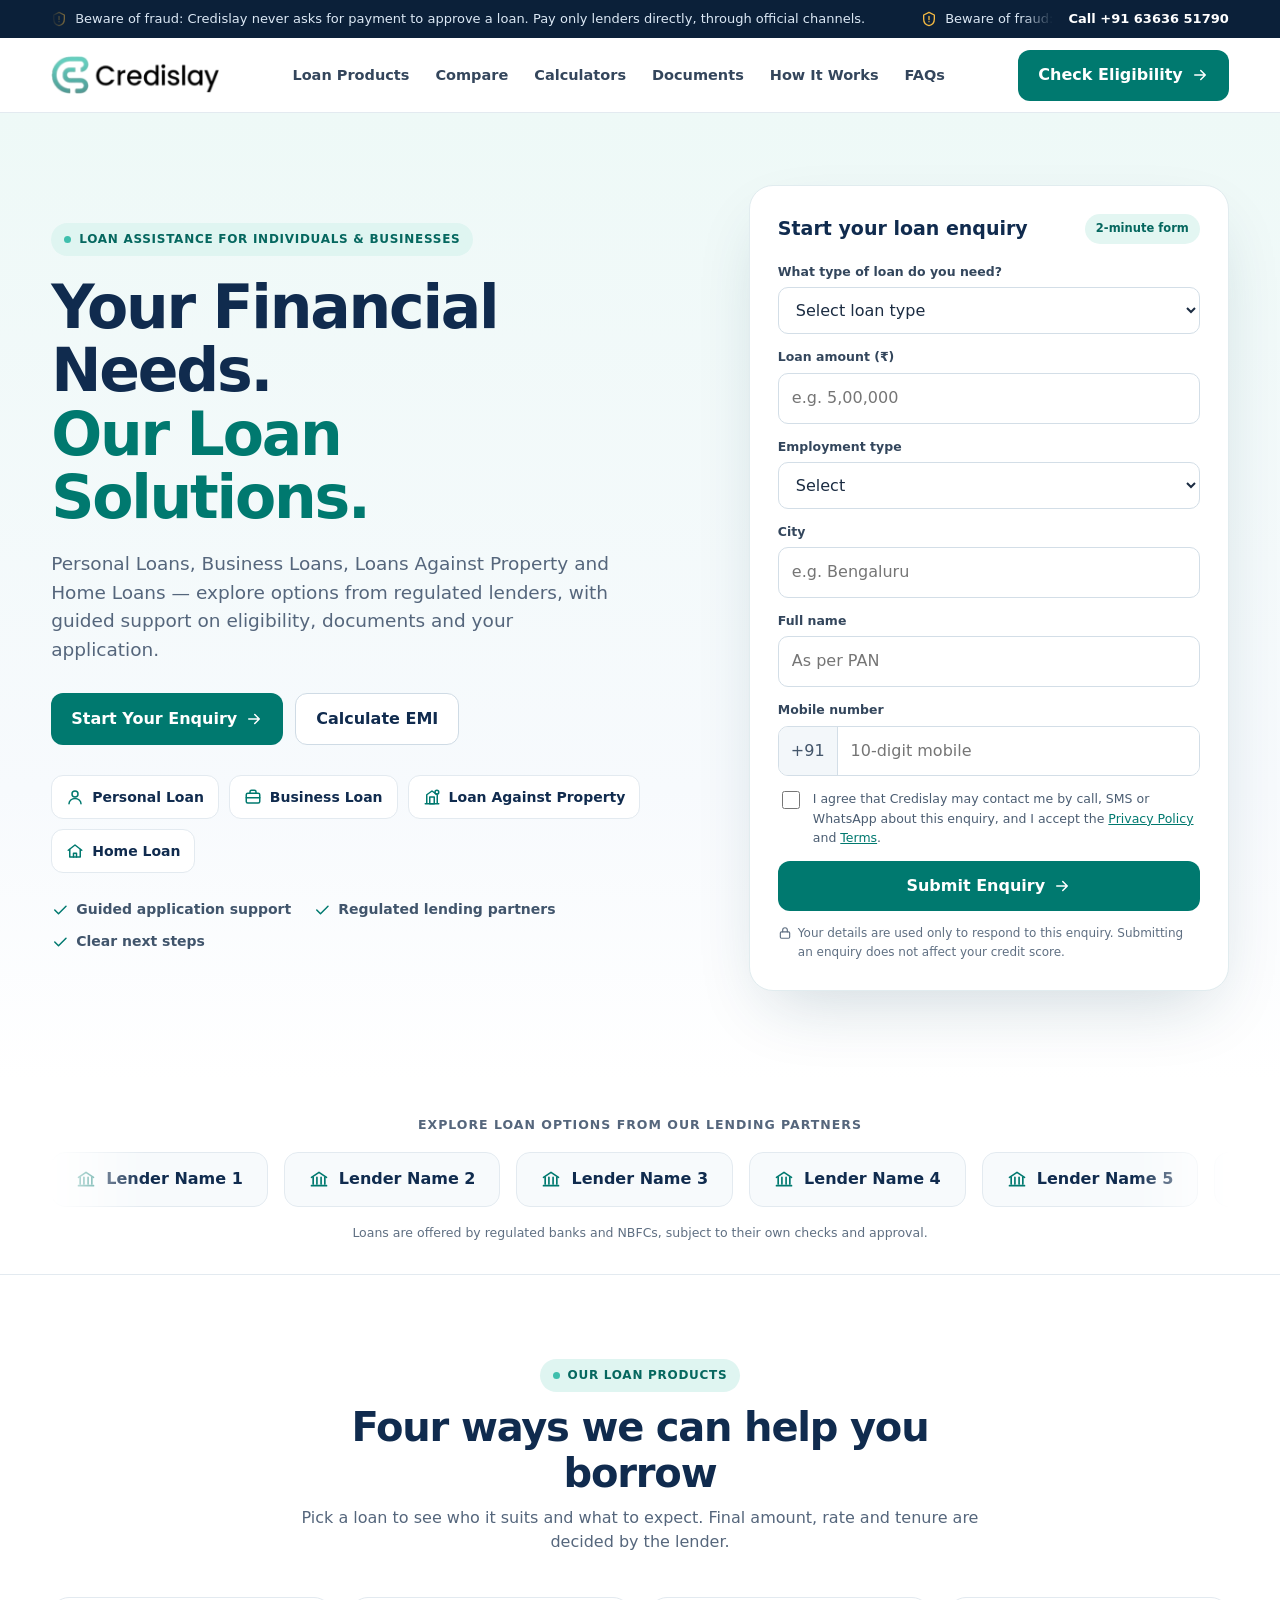
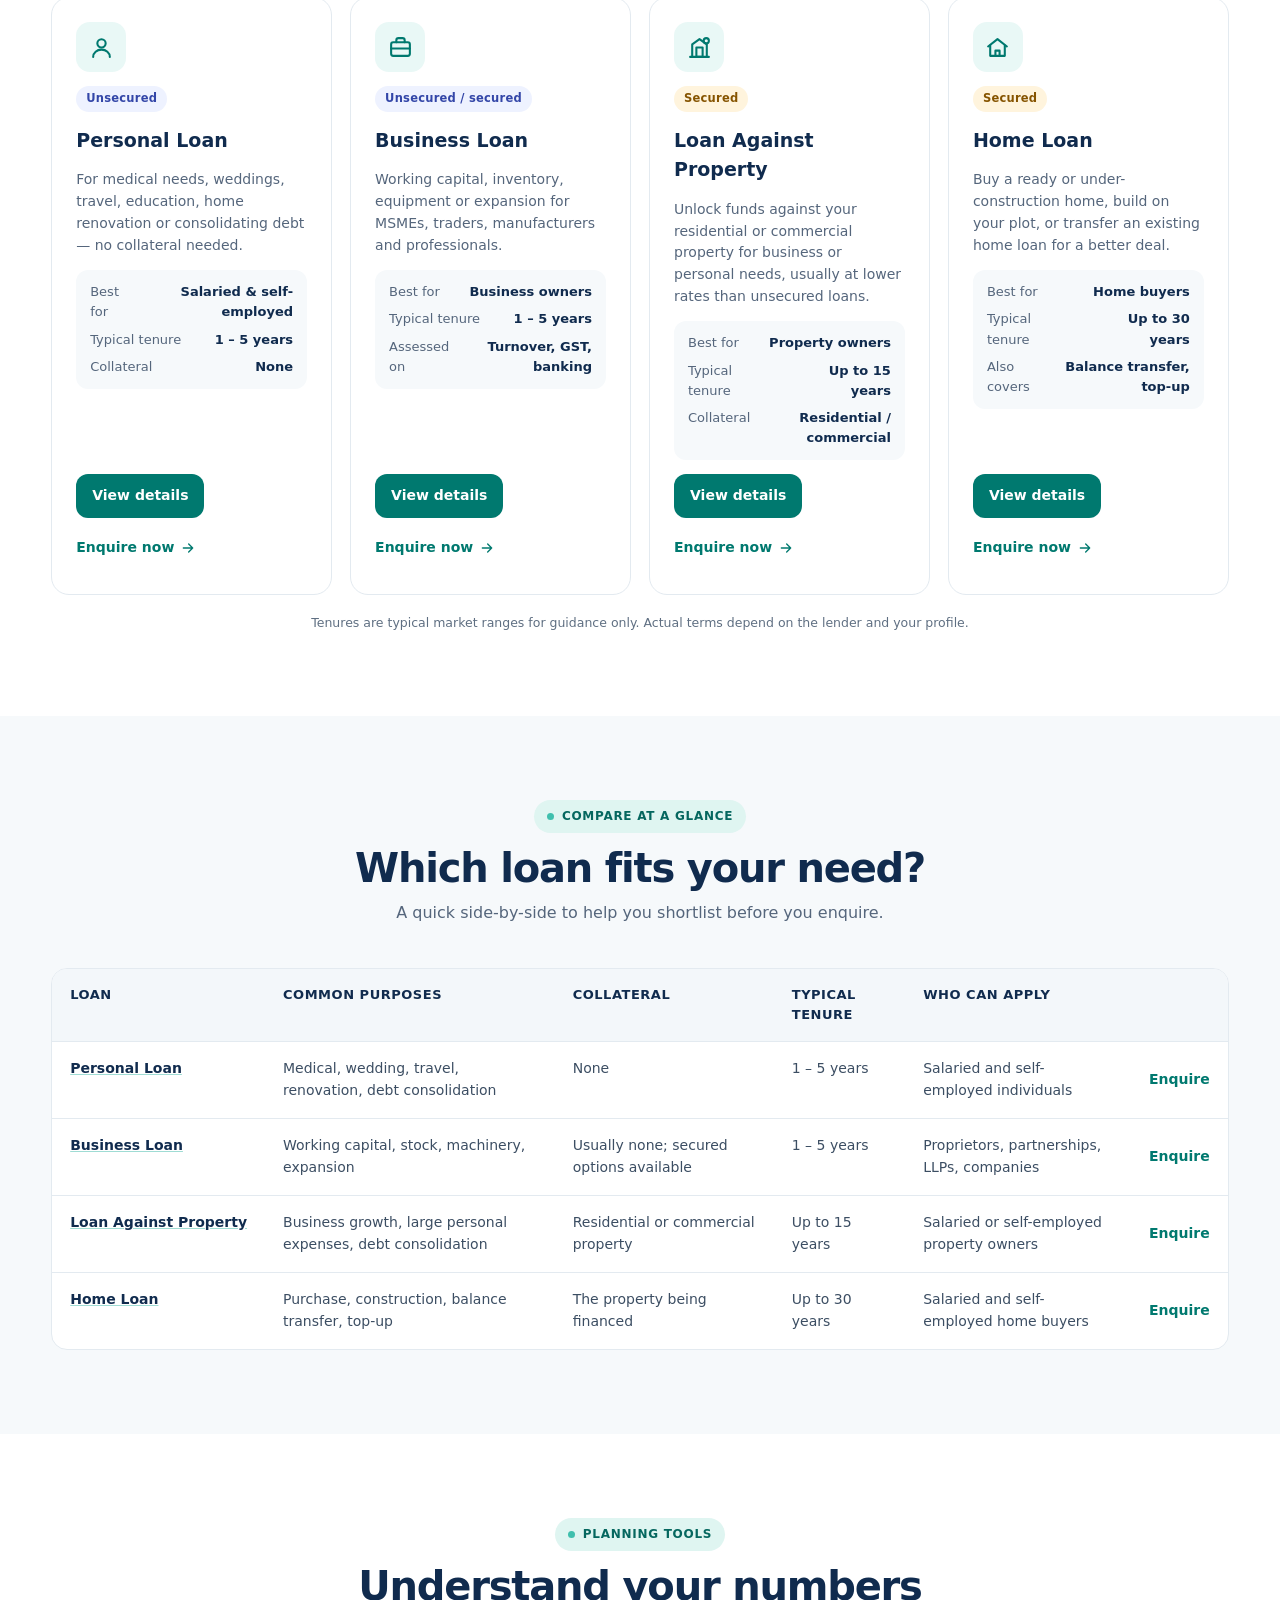
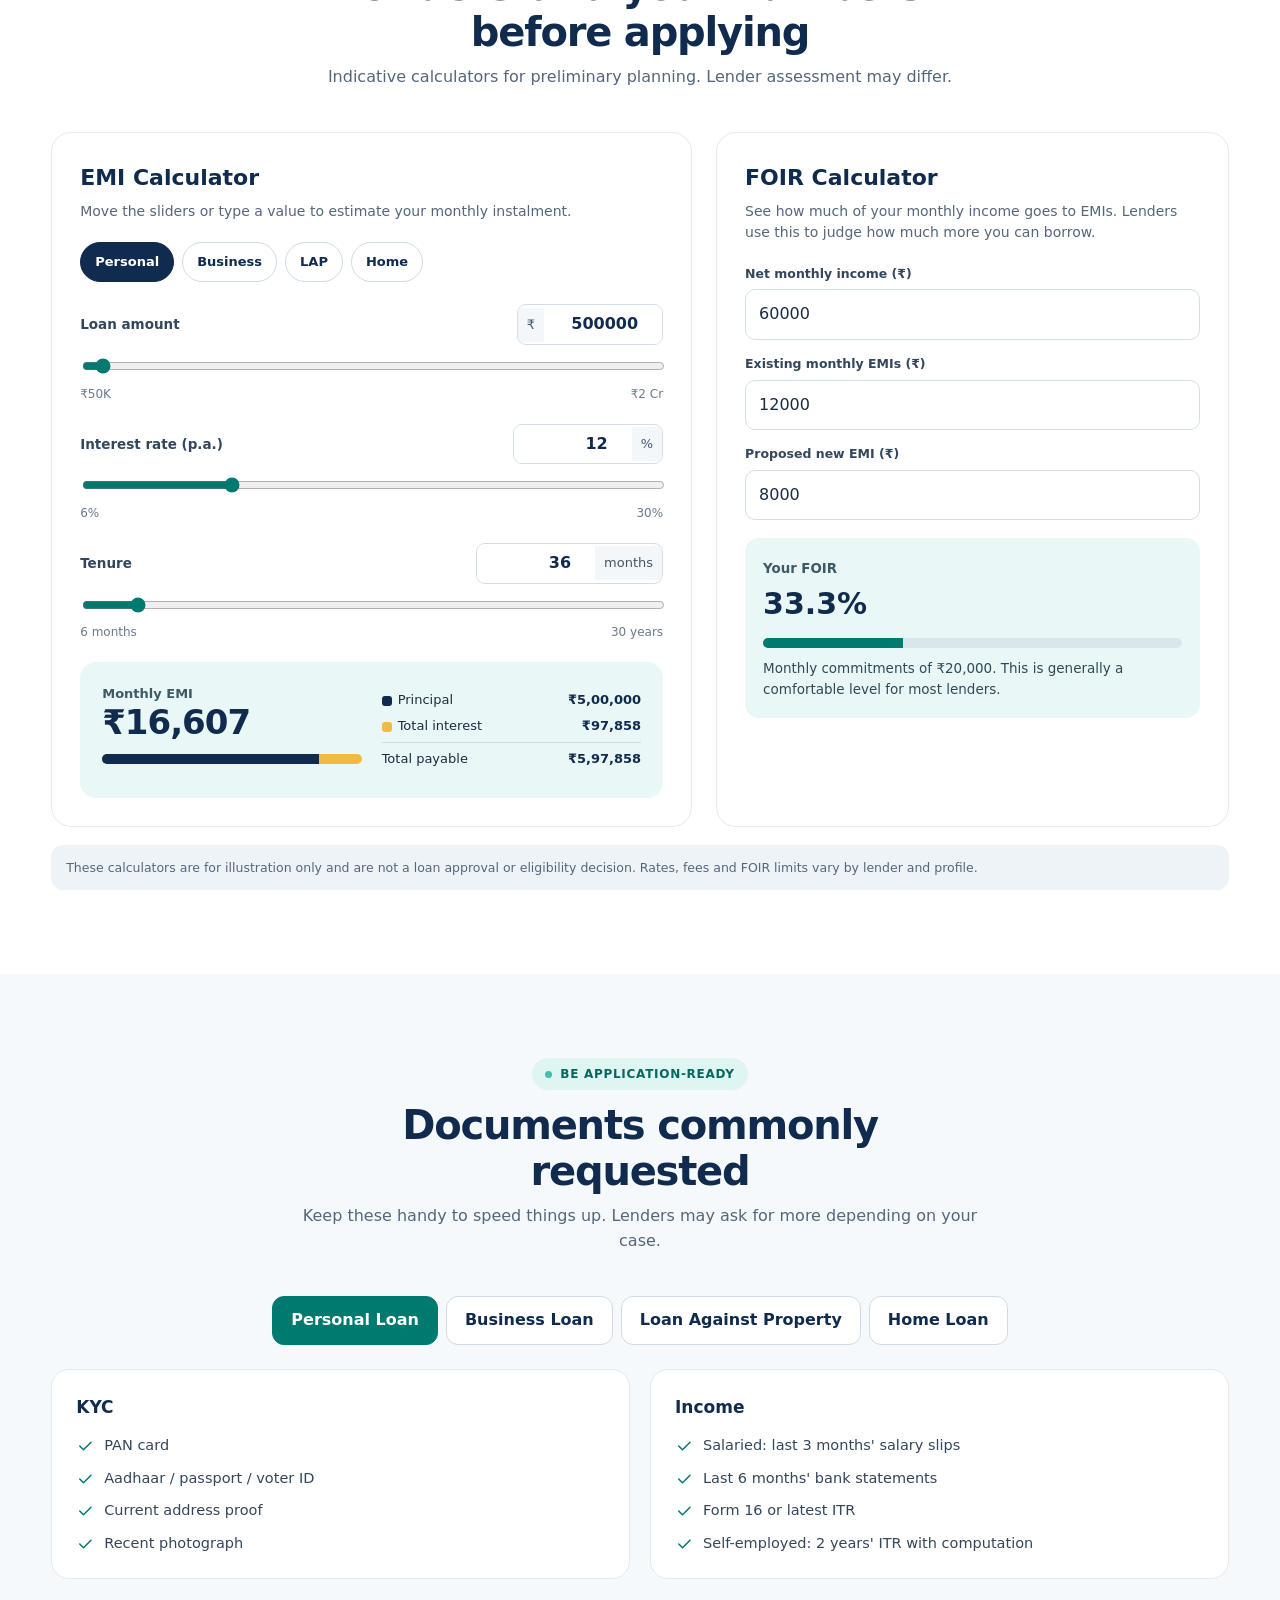
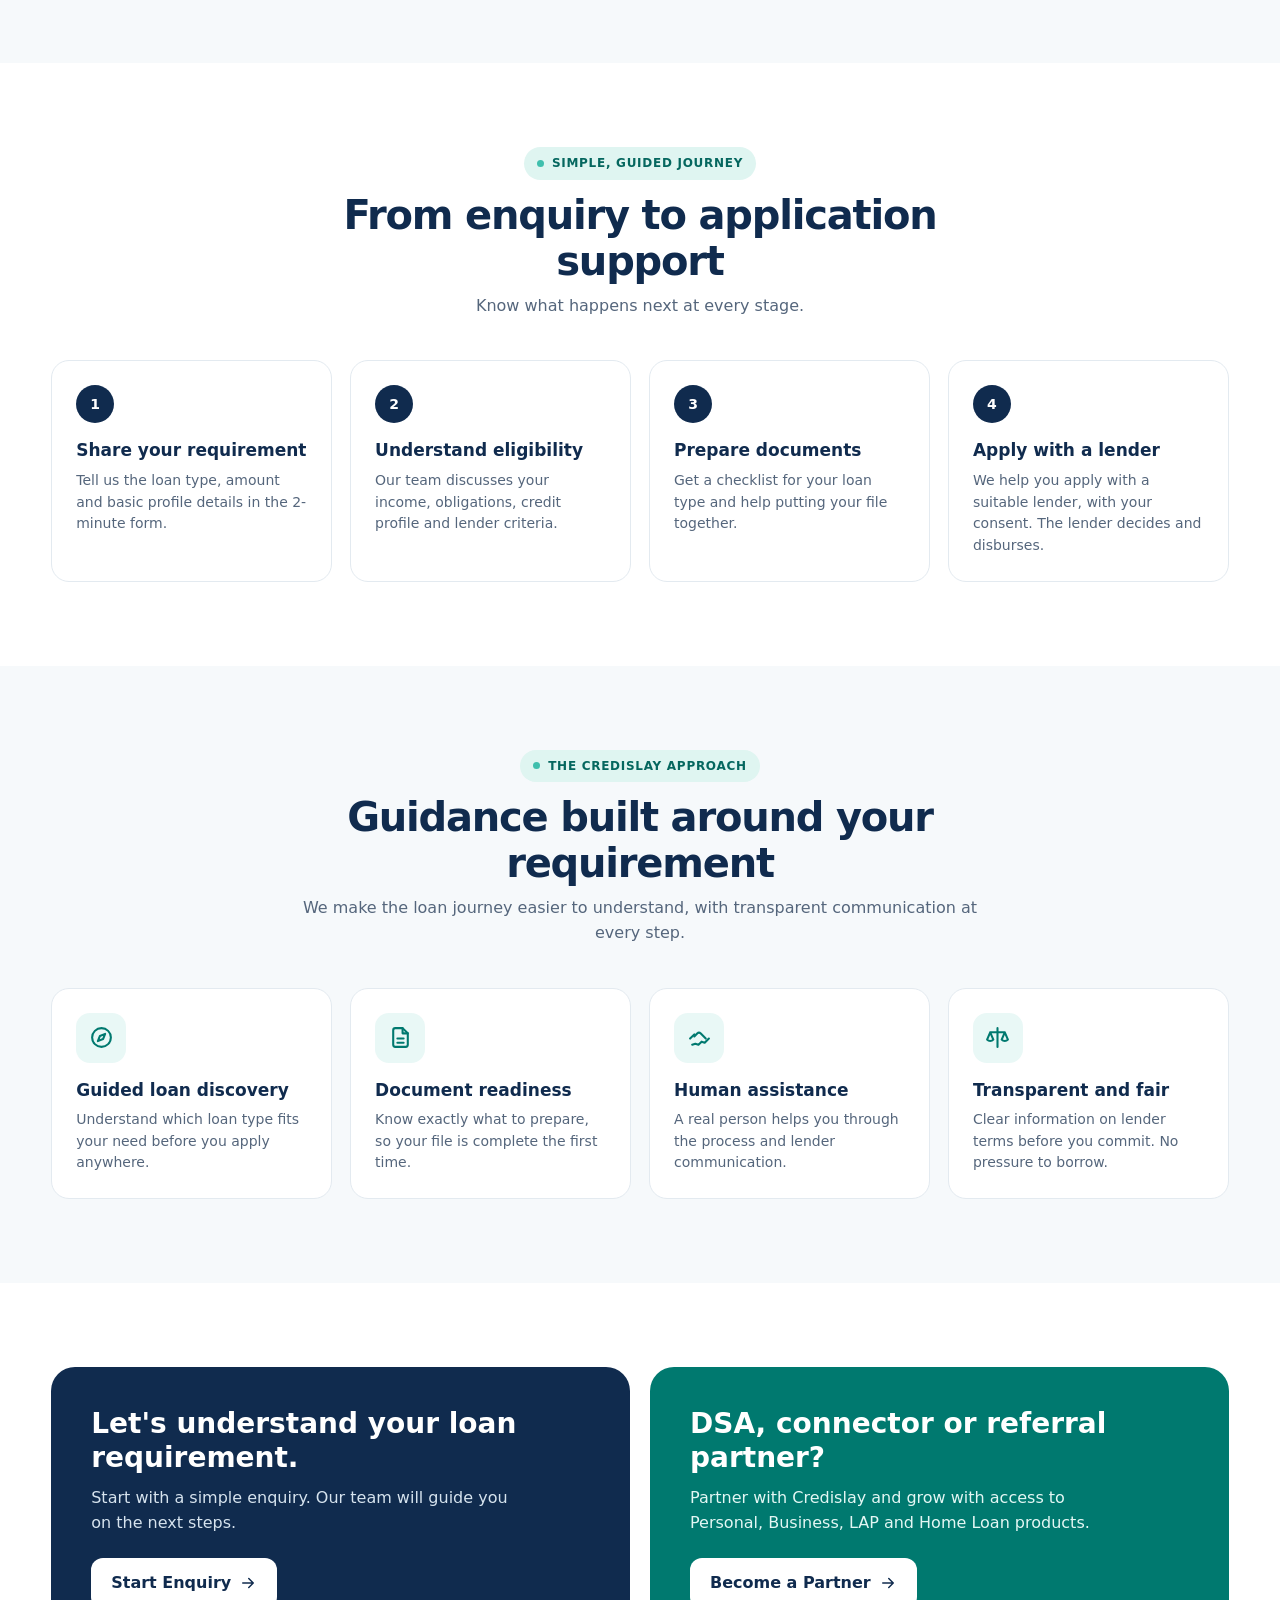
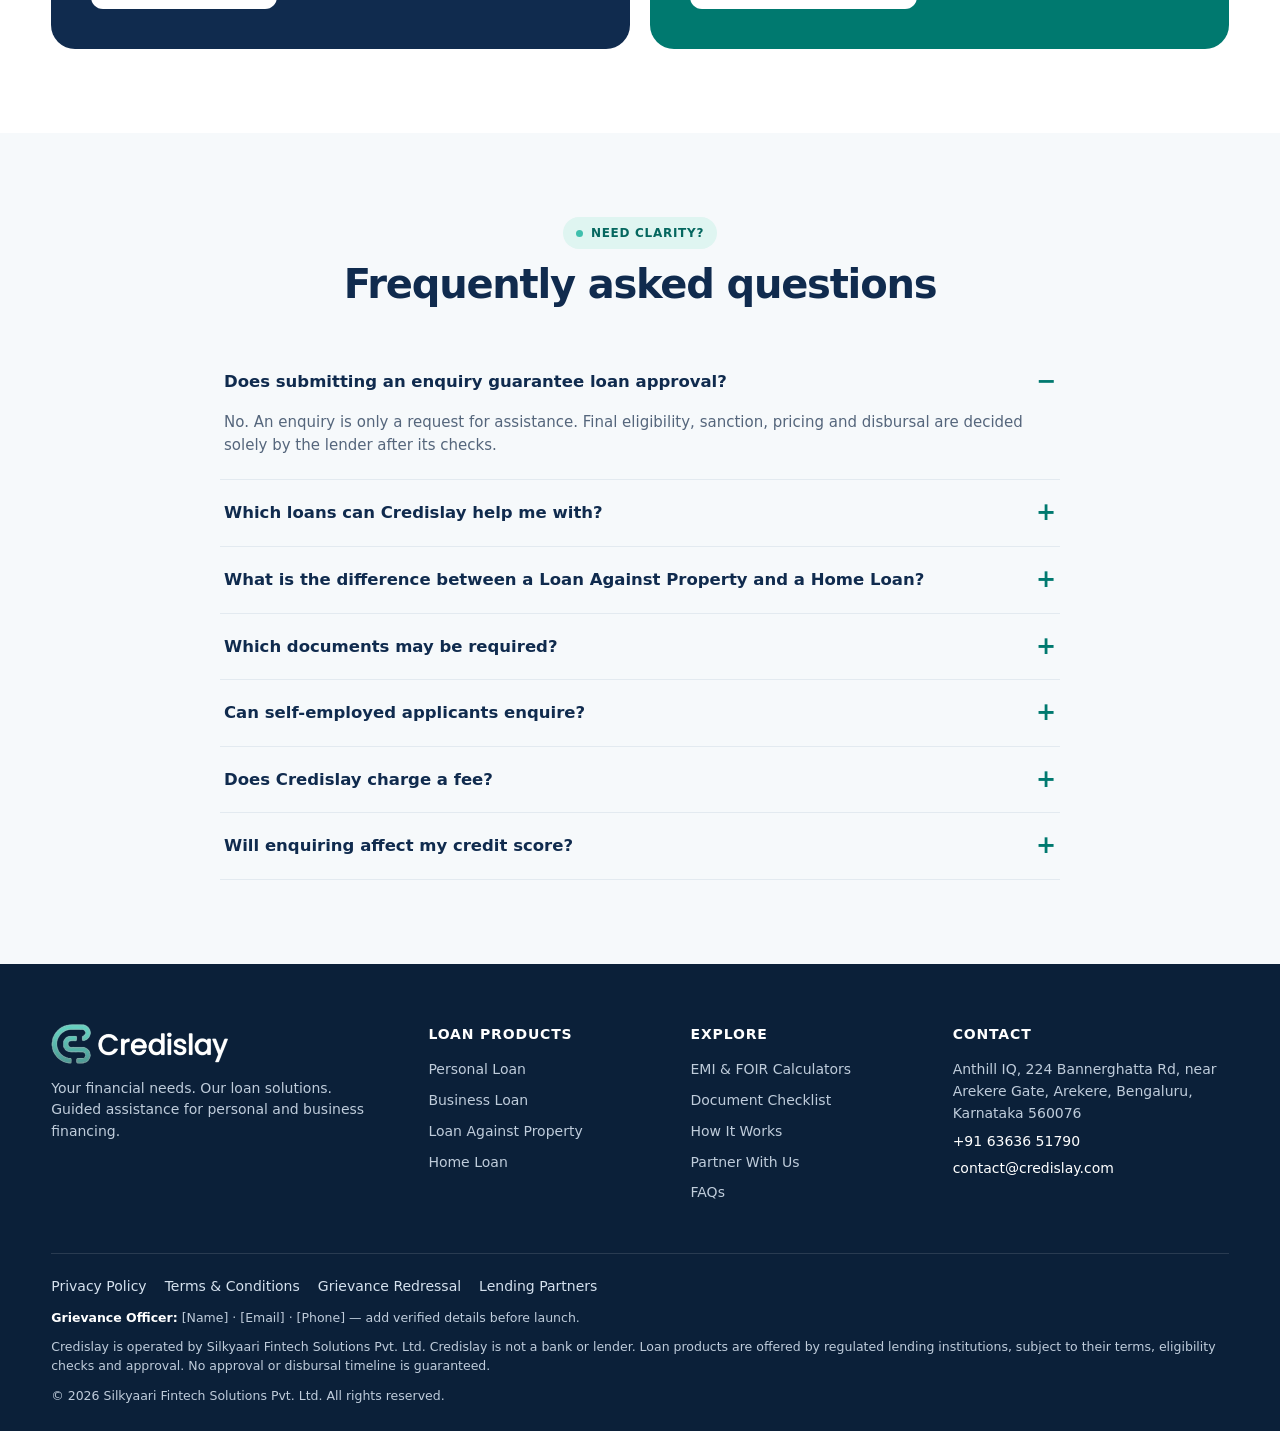
<file: index.html>
<!doctype html>
<html lang="en">
<head>
<meta charset="utf-8">
<meta name="viewport" content="width=device-width,initial-scale=1">
<meta name="description" content="Credislay helps you explore Personal Loans, Business Loans, Loans Against Property and Home Loans from regulated lenders, with guided support from enquiry to application.">
<meta name="theme-color" content="#102b4e">
<title>Credislay | Personal, Business, Home Loans &amp; Loan Against Property</title>
<link rel="icon" type="image/png" href="assets/credislay-icon.png">
<link rel="apple-touch-icon" href="assets/apple-touch-icon.png">
<style>
:root{--navy:#102b4e;--navy2:#0b2039;--teal:#3fbfad;--tealD:#00796f;--mint:#e9f8f6;--ink:#1b2c42;--muted:#55667c;--line:#e3eaf0;--white:#fff;--bg:#f6f9fb;--gold:#f4b942}
*{box-sizing:border-box}html{scroll-behavior:smooth}body{margin:0;font-family:Inter,ui-sans-serif,system-ui,-apple-system,"Segoe UI",sans-serif;color:var(--ink);background:#fff;line-height:1.55;-webkit-font-smoothing:antialiased}
a{color:inherit;text-decoration:none}button,input,select,textarea{font:inherit}img{max-width:100%}
:focus-visible{outline:3px solid #08a99b80;outline-offset:2px}
.container{width:min(1180px,92%);margin:auto}
.sr{position:absolute;width:1px;height:1px;overflow:hidden;clip:rect(0 0 0 0);white-space:nowrap}
svg.i{width:22px;height:22px;fill:none;stroke:currentColor;stroke-width:2;stroke-linecap:round;stroke-linejoin:round;flex:none}

/* Top bar */
.topbar{background:var(--navy2);color:#dce8f5;font-size:13px;padding:9px 0}
.topbar .container{display:flex;justify-content:space-between;align-items:center;gap:8px 18px;flex-wrap:wrap}
.topbar .warn{display:flex;gap:8px;align-items:center}.topbar .warn svg{width:16px;height:16px;color:var(--gold)}
.topbar a{color:#fff;font-weight:650}

/* Nav */
.nav{position:sticky;top:0;z-index:30;background:#ffffffee;backdrop-filter:blur(12px);border-bottom:1px solid var(--line)}
.navin{height:74px;display:flex;align-items:center;justify-content:space-between;gap:22px}
.brand{display:flex;align-items:center;gap:10px;font-size:24px;font-weight:850;color:var(--navy);letter-spacing:-1px}
.brandLogo{height:38px;width:auto;display:block;flex:0 0 auto}.footer .brandLogo{height:40px}
.links{display:flex;align-items:center;gap:26px;font-size:14.5px;font-weight:650;color:#34465c}
.links a{padding:10px 0}.links a:hover{color:var(--tealD)}
.navcta{display:flex;align-items:center;gap:10px}
.btn{border:0;border-radius:12px;padding:13px 20px;min-height:46px;background:var(--tealD);color:#fff;font-weight:750;cursor:pointer;display:inline-flex;justify-content:center;align-items:center;gap:8px;transition:.2s}
.btn:hover{background:#00665e;transform:translateY(-1px)}
.btn.secondary{background:#fff;color:var(--navy);border:1px solid #cfdbe5}.btn.secondary:hover{background:#f3f7fa}
.btn.dark{background:var(--navy)}.btn.gold{background:var(--gold);color:#102b4e}.btn.gold:hover{background:#e9aa2c}
.btn.block{width:100%}
.btn[disabled]{opacity:.7;cursor:wait;transform:none}
.menu{display:none;background:none;border:1px solid var(--line);border-radius:10px;width:46px;height:46px;color:var(--navy);cursor:pointer;align-items:center;justify-content:center}

/* Hero */
.hero{background:linear-gradient(180deg,#eef9f7 0%,#f7fafd 70%,#fff 100%);padding:72px 0 88px;overflow:hidden}
.heroGrid{display:grid;grid-template-columns:1.05fr .95fr;align-items:center;gap:52px}
.eyebrow{display:inline-flex;gap:8px;align-items:center;color:#05675f;background:#dff5f1;padding:7px 13px;border-radius:30px;font-size:12px;font-weight:800;letter-spacing:.06em;text-transform:uppercase}
.eyebrow .dot{width:7px;height:7px;border-radius:50%;background:var(--teal)}
.hero h1{font-size:clamp(38px,5vw,60px);line-height:1.06;letter-spacing:-2.2px;color:var(--navy);margin:20px 0}
.hero h1 span{color:var(--tealD)}
.hero .lead{font-size:18.5px;color:var(--muted);max-width:560px;margin:0}
.heroActions{display:flex;gap:12px;flex-wrap:wrap;margin:28px 0 30px}
.chips{display:flex;flex-wrap:wrap;gap:10px;margin-bottom:26px}
.chip{display:inline-flex;align-items:center;gap:8px;background:#fff;border:1px solid var(--line);border-radius:12px;padding:10px 14px;font-size:14px;font-weight:650;color:var(--navy);cursor:pointer;min-height:44px}
.chip:hover{border-color:#9fdcd4;background:#f4fcfb}.chip svg{width:18px;height:18px;color:var(--tealD)}
.trustline{display:flex;gap:10px 22px;flex-wrap:wrap;color:#41556c;font-size:14px;font-weight:550;list-style:none;padding:0;margin:0}
.trustline li{display:flex;align-items:center;gap:7px}.trustline svg{width:18px;height:18px;color:var(--tealD)}
.heroCard{background:#fff;border:1px solid #e1ecef;box-shadow:0 28px 70px -20px #163f5433;border-radius:24px;padding:28px;max-width:480px;margin-left:auto;width:100%}
.cardHead{display:flex;justify-content:space-between;align-items:center;gap:10px;margin-bottom:18px}
.cardHead strong{color:var(--navy);font-size:19px}
.pill{font-size:11.5px;background:#e3f6f2;color:#05675f;border-radius:30px;padding:6px 11px;font-weight:800;white-space:nowrap}
.quickform{display:grid;gap:13px}
.field{display:grid;gap:6px}
.field label{font-size:12.5px;font-weight:750;color:#33465c}
.field input,.field select,.field textarea{width:100%;padding:12px 13px;min-height:46px;border:1px solid #d3dee7;border-radius:10px;background:#fff;color:var(--ink);outline:none}
.field input:focus,.field select:focus,.field textarea:focus{border-color:var(--teal);box-shadow:0 0 0 3px #08a99b22}
.phone{display:flex;border:1px solid #d3dee7;border-radius:10px;overflow:hidden}.phone span{padding:12px;background:#f3f7fa;color:#44566b;border-right:1px solid #d3dee7}
.phone input{border:0;border-radius:0;min-width:0}.phone:focus-within{border-color:var(--teal);box-shadow:0 0 0 3px #08a99b22}.phone input:focus{box-shadow:none}
.consent{display:flex;gap:10px;align-items:flex-start;font-size:12.5px;color:#4b5d72}
.consent input{width:18px;height:18px;margin-top:2px;accent-color:var(--tealD);flex:none}
.fine{font-size:12px;color:#5f6f82}
.fine a,.consent a{color:var(--tealD);text-decoration:underline}
.hp{position:absolute;left:-9999px;width:1px;height:1px;overflow:hidden}

/* Sections */
.section{padding:84px 0}.section.soft{background:var(--bg)}
.sectionHead{text-align:center;max-width:700px;margin:0 auto 42px}
.sectionHead h2{font-size:clamp(28px,3.3vw,40px);line-height:1.15;letter-spacing:-1.2px;color:var(--navy);margin:12px 0 10px}
.sectionHead p{color:var(--muted);margin:0}

/* Products */
.grid4{display:grid;grid-template-columns:repeat(4,1fr);gap:18px}
.product{border:1px solid var(--line);border-radius:18px;padding:24px;background:#fff;transition:.2s;display:flex;flex-direction:column;gap:14px}
.product:hover{box-shadow:0 18px 40px -18px #102b4e30;transform:translateY(-3px);border-color:#bfe6e0}
.ico{width:50px;height:50px;border-radius:14px;background:var(--mint);color:var(--tealD);display:grid;place-items:center}
.ico svg{width:25px;height:25px}
.product h3{color:var(--navy);margin:0;font-size:19px}
.product p{font-size:14px;color:var(--muted);margin:0}
.tag{align-self:flex-start;font-size:11.5px;font-weight:800;border-radius:30px;padding:4px 10px;letter-spacing:.02em}
.tag.unsec{background:#eef2ff;color:#3346a8}.tag.sec{background:#fff4dd;color:#865400}
.specs{list-style:none;margin:0;padding:12px 14px;background:var(--bg);border-radius:12px;display:grid;gap:7px;font-size:13px}
.specs li{display:flex;justify-content:space-between;gap:10px}.specs span{color:var(--muted)}.specs b{color:var(--navy);text-align:right}
.product .actions{margin-top:auto;display:flex;gap:8px;flex-wrap:wrap}
.learn{font-size:14px;color:var(--tealD);font-weight:800;display:inline-flex;align-items:center;gap:6px;min-height:44px}
.note{font-size:12.5px;color:#5f6f82;text-align:center;margin:18px 0 0}

/* Compare table */
.tableWrap{overflow-x:auto;border:1px solid var(--line);border-radius:16px;background:#fff}
table{width:100%;border-collapse:collapse;min-width:860px;font-size:14px}
th,td{padding:16px 18px;text-align:left;vertical-align:top;border-top:1px solid var(--line)}
thead th{background:#f3f7fa;color:var(--navy);font-weight:800;border-top:0;font-size:13px;text-transform:uppercase;letter-spacing:.04em}
tbody th{color:var(--navy);font-weight:750;white-space:nowrap}
td{color:#3c4e63}

/* Calculators */
.two{display:grid;grid-template-columns:1.25fr 1fr;gap:24px;align-items:stretch}
.panel{background:#fff;border:1px solid var(--line);border-radius:20px;padding:28px}
.panel h3{margin:0 0 6px;color:var(--navy);font-size:22px}
.panel>p{margin:0 0 20px;color:var(--muted);font-size:14px}
.presets{display:flex;flex-wrap:wrap;gap:8px;margin-bottom:22px}
.preset{border:1px solid #cfdbe5;background:#fff;border-radius:30px;padding:9px 14px;font-size:13px;font-weight:700;color:var(--navy);cursor:pointer;min-height:40px}
.preset[aria-pressed="true"]{background:var(--navy);border-color:var(--navy);color:#fff}
.slider{margin-bottom:20px}
.slider .row{display:flex;justify-content:space-between;align-items:center;gap:10px;margin-bottom:8px}
.slider label{font-size:13.5px;font-weight:750;color:#33465c}
.slider .val{display:flex;align-items:center;border:1px solid #d3dee7;border-radius:9px;overflow:hidden;background:#fff}
.slider .val span{padding:7px 9px;background:#f3f7fa;font-size:13px;color:#44566b}
.slider .val input{width:118px;border:0;padding:7px 9px;font-weight:750;color:var(--navy);text-align:right;outline:none}
.slider input[type=range]{width:100%;accent-color:var(--tealD);height:22px}
.slider .ends{display:flex;justify-content:space-between;font-size:12px;color:#6a7a8c}
.emiOut{display:grid;grid-template-columns:1fr 1fr;gap:20px;align-items:center;background:var(--mint);border-radius:16px;padding:22px;margin-top:6px}
.emiOut .big{font-size:34px;font-weight:850;color:var(--navy);letter-spacing:-1px;line-height:1.1}
.emiOut small{display:block;color:#3e5a66;font-size:13px;font-weight:650}
.bar{height:10px;border-radius:6px;background:var(--gold);overflow:hidden;margin:12px 0}.bar i{display:block;height:100%;background:var(--navy)}
.legend{display:grid;gap:6px;font-size:13px}.legend div{display:flex;justify-content:space-between;gap:10px}.legend b{color:var(--navy)}
.sw{display:inline-block;width:10px;height:10px;border-radius:3px;margin-right:6px;vertical-align:middle}
.foirOut{background:var(--mint);border-radius:14px;padding:18px;margin-top:6px}
.foirOut .big{font-size:30px;font-weight:850;color:var(--navy)}
.meter{height:10px;border-radius:6px;background:#dbe6ec;overflow:hidden;margin:10px 0}.meter i{display:block;height:100%;background:var(--tealD);transition:width .2s}
.foirMsg{font-size:13.5px;color:#2f4a55;margin:0}
.notice{font-size:12.5px;color:#55667c;background:#eef3f7;padding:13px 15px;border-radius:12px;margin-top:18px}

/* Documents */
.tabs{display:flex;flex-wrap:wrap;gap:8px;justify-content:center;margin-bottom:24px}
.tab{border:1px solid #cfdbe5;background:#fff;border-radius:12px;padding:11px 18px;font-weight:750;color:var(--navy);cursor:pointer;min-height:44px}
.tab[aria-selected="true"]{background:var(--tealD);border-color:var(--tealD);color:#fff}
.docPanel{display:grid;grid-template-columns:1fr 1fr;gap:20px}
.docPanel[hidden]{display:none}
.docCol{background:#fff;border:1px solid var(--line);border-radius:18px;padding:24px}
.docCol h3{margin:0 0 14px;color:var(--navy);font-size:17px}
.docCol ul{list-style:none;padding:0;margin:0;display:grid;gap:10px}
.docCol li{display:flex;gap:10px;font-size:14.5px;color:#34465c}.docCol li svg{width:18px;height:18px;color:var(--tealD);margin-top:3px}

/* Steps & why */
.steps{display:grid;grid-template-columns:repeat(4,1fr);gap:18px;list-style:none;padding:0;margin:0;counter-reset:s}
.step{padding:24px;border-radius:18px;background:#fff;border:1px solid var(--line);position:relative}
.num{width:38px;height:38px;border-radius:50%;background:var(--navy);color:#fff;display:grid;place-items:center;font-weight:850;font-size:14px;margin-bottom:14px}
.step h3{font-size:17px;color:var(--navy);margin:0 0 6px}.step p{font-size:14px;color:var(--muted);margin:0}
.whygrid{display:grid;grid-template-columns:repeat(4,1fr);gap:18px}
.why{padding:24px;border:1px solid var(--line);border-radius:18px;background:#fff}
.why h3{font-size:17px;color:var(--navy);margin:14px 0 6px}.why p{font-size:14px;color:var(--muted);margin:0}

/* CTA */
.ctaRow{display:grid;grid-template-columns:1fr 1fr;gap:20px}
.cta{background:var(--navy);color:#fff;border-radius:24px;padding:40px;display:flex;flex-direction:column;align-items:flex-start;gap:12px}
.cta.alt{background:var(--tealD)}
.cta h2{font-size:28px;line-height:1.2;margin:0}.cta p{color:#d6e3ee;margin:0 0 10px;max-width:440px}.cta.alt p{color:#e3f7f4}
.cta .btn{background:#fff;color:var(--navy)}.cta .btn:hover{background:#eef4f8}

/* FAQ */
.faq{max-width:840px;margin:auto}
.faq details{border-bottom:1px solid var(--line);padding:4px}
.faq summary{font-weight:750;color:var(--navy);cursor:pointer;padding:16px 0;list-style:none;display:flex;justify-content:space-between;gap:16px;font-size:16.5px}
.faq summary::-webkit-details-marker{display:none}
.faq summary::after{content:"+";font-size:24px;line-height:1;color:var(--tealD);flex:none}
.faq details[open] summary::after{content:"−"}
.faq p{color:var(--muted);font-size:15px;margin:0 0 18px}

/* Footer */
.footer{background:var(--navy2);color:#d5e1ee;padding:60px 0 26px}
.footgrid{display:grid;grid-template-columns:1.5fr 1fr 1fr 1.2fr;gap:32px}
.footer .brand{color:#fff;font-size:22px}
.footer p,.footer a,.footer address{font-size:14px;color:#bfccdb;font-style:normal}
.footer h4{color:#fff;margin:0 0 14px;font-size:14px;text-transform:uppercase;letter-spacing:.06em}
.footer nav a{display:block;margin:9px 0}.footer a:hover{color:#fff}
.footer address a{display:block;margin:6px 0;color:#fff}
.legal{border-top:1px solid #ffffff1f;margin-top:40px;padding-top:22px;font-size:12.5px;color:#a5b6c9;display:grid;gap:10px}
.legal p{margin:0;font-size:12.5px}.legal .links2{display:flex;flex-wrap:wrap;gap:6px 18px}.legal .links2 a{color:#d5e1ee}

/* Modal, toast, mobile bar */
.modal{position:fixed;inset:0;background:#06182dcc;z-index:50;display:none;align-items:center;justify-content:center;padding:18px}
.modal.show{display:flex}
.modalbox{background:#fff;border-radius:20px;padding:28px;max-width:540px;width:100%;max-height:90vh;overflow:auto;position:relative}
.close{position:absolute;top:14px;right:14px;border:0;background:#edf2f5;border-radius:10px;width:40px;height:40px;cursor:pointer;display:grid;place-items:center}
.toast{position:fixed;bottom:22px;right:22px;left:auto;max-width:380px;background:var(--navy);color:#fff;padding:14px 18px;border-radius:12px;display:none;z-index:80;box-shadow:0 10px 30px #0003}
.mbar{display:none}

@media(max-width:1020px){.grid4,.whygrid{grid-template-columns:repeat(2,1fr)}.steps{grid-template-columns:repeat(2,1fr)}}
@media(max-width:900px){
.links{display:none;position:absolute;top:74px;left:0;right:0;background:#fff;padding:12px 4% 20px;border-bottom:1px solid var(--line);flex-direction:column;align-items:flex-start;gap:0;box-shadow:0 20px 30px -20px #0003}
.links.open{display:flex}.links a{width:100%;padding:13px 0;border-bottom:1px solid var(--line)}
.menu{display:inline-flex}.navcta .btn{display:none}
.heroGrid,.two,.docPanel,.ctaRow{grid-template-columns:1fr}.heroCard{margin:6px 0 0;max-width:none}
.footgrid{grid-template-columns:1fr 1fr}
body{padding-bottom:72px}
.mbar{display:grid;grid-template-columns:1fr 1.4fr;gap:10px;position:fixed;left:0;right:0;bottom:0;z-index:40;background:#fff;border-top:1px solid var(--line);padding:10px 4%}
.toast{bottom:86px;left:4%;right:4%;max-width:none}
}
@media(max-width:560px){
.hero{padding:44px 0 60px}.hero .lead{font-size:16.5px}.section{padding:58px 0}
.grid4,.steps,.whygrid,.footgrid{grid-template-columns:1fr}
.emiOut{grid-template-columns:1fr}.cta{padding:28px}.hero h1{letter-spacing:-1.4px}
.heroCard{padding:22px}.topbar .warn span{font-size:12px}
}
@media(prefers-reduced-motion:reduce){*{transition:none!important;scroll-behavior:auto!important}}

/* Fraud-warning ticker */
.topbar .container{flex-wrap:nowrap;gap:16px}
.ticker{flex:1;min-width:0;overflow:hidden;-webkit-mask-image:linear-gradient(90deg,transparent,#000 3%,#000 97%,transparent);mask-image:linear-gradient(90deg,transparent,#000 3%,#000 97%,transparent)}
.tickerTrack{display:flex;width:max-content;animation:tickerMove 38s linear infinite}
.tick{display:inline-flex;align-items:center;gap:8px;padding-right:56px;white-space:nowrap}
.tick svg{width:16px;height:16px;color:var(--gold)}
.ticker:hover .tickerTrack{animation-play-state:paused}
.topcall{flex:none;white-space:nowrap;color:#fff;font-weight:650}
@keyframes tickerMove{to{transform:translateX(-50%)}}
/* Lending partners marquee */
.lenders{padding:36px 0 32px;background:#fff;border-bottom:1px solid var(--line)}
.lendersTitle{text-align:center;font-size:12.5px;font-weight:800;letter-spacing:.08em;text-transform:uppercase;color:#55667c;margin:0 0 18px}
.marquee{overflow:hidden;-webkit-mask-image:linear-gradient(90deg,transparent,#000 8%,#000 92%,transparent);mask-image:linear-gradient(90deg,transparent,#000 8%,#000 92%,transparent)}
.marqueeTrack{display:flex;gap:16px;width:max-content;animation:lenderMove 26s linear infinite}
.marquee:hover .marqueeTrack{animation-play-state:paused}
.lender{display:inline-flex;align-items:center;gap:10px;padding:14px 24px;border:1px solid var(--line);border-radius:14px;background:#f7fafc;font-weight:750;color:var(--navy);font-size:16px;white-space:nowrap}
.lender svg{width:20px;height:20px;color:var(--tealD);flex:none}
.lendersNote{text-align:center;font-size:12.5px;color:#5f6f82;margin:16px 0 0}
@keyframes lenderMove{to{transform:translateX(calc(-50% - 8px))}}
@media(max-width:560px){.topcall{font-size:12px}.tick{font-size:12.5px}.lender{padding:12px 18px;font-size:15px}}
@media(prefers-reduced-motion:reduce){
.tickerTrack{animation:none;width:auto}.tick[aria-hidden]{display:none}.tick{white-space:normal;padding-right:0}
.marqueeTrack{animation:none;width:auto;flex-wrap:wrap;justify-content:center}.lender[aria-hidden]{display:none}}

/* Enquiry reference number on the thank-you screen */
.refBox{background:var(--mint);border:1px dashed #9fdcd4;border-radius:14px;padding:14px 16px;display:grid;gap:4px;font-size:13px;color:#2f4a55;margin:0 0 16px}
.refBox[hidden]{display:none}
.refBox b{font-size:22px;letter-spacing:.5px;color:var(--navy);font-family:ui-monospace,SFMono-Regular,Menlo,Consolas,monospace}
.refBox span{font-size:12px}
.heroCard .success{display:none;text-align:center;padding:14px 4px}
.heroCard.done form,.heroCard.done .cardHead{display:none}.heroCard.done .success{display:block}
.heroCard .success .ok{width:60px;height:60px;border-radius:50%;background:#e3f6f2;color:var(--tealD);display:grid;place-items:center;margin:0 auto 12px}.heroCard .success .ok svg{width:30px;height:30px}
.heroCard .success h3{color:var(--navy);margin:0 0 14px;font-size:20px}.heroCard .success p:not(.refBox){color:var(--muted);margin:0 0 16px}
</style>
</head>
<body>

<!-- SVG icon sprite -->
<svg width="0" height="0" style="position:absolute" aria-hidden="true">
<symbol id="i-user" viewBox="0 0 24 24"><circle cx="12" cy="8" r="4"/><path d="M4 21c0-4 3.6-7 8-7s8 3 8 7"/></symbol>
<symbol id="i-biz" viewBox="0 0 24 24"><rect x="3" y="7" width="18" height="13" rx="2"/><path d="M8 7V5a2 2 0 0 1 2-2h4a2 2 0 0 1 2 2v2M3 13h18"/></symbol>
<symbol id="i-lap" viewBox="0 0 24 24"><path d="M3 21h18M5 21V9l7-5 7 5v12"/><rect x="9" y="12" width="6" height="9"/><circle cx="18.5" cy="5.5" r="2.5"/></symbol>
<symbol id="i-home" viewBox="0 0 24 24"><path d="M3 11l9-7 9 7"/><path d="M5 10v10h14V10"/><path d="M10 20v-5h4v5"/></symbol>
<symbol id="i-check" viewBox="0 0 24 24"><path d="M5 12l5 5L20 7"/></symbol>
<symbol id="i-arrow" viewBox="0 0 24 24"><path d="M5 12h14M13 6l6 6-6 6"/></symbol>
<symbol id="i-shield" viewBox="0 0 24 24"><path d="M12 2l8 4v6c0 5-3.5 9-8 10-4.5-1-8-5-8-10V6l8-4z"/><path d="M12 8v5M12 16h.01"/></symbol>
<symbol id="i-lock" viewBox="0 0 24 24"><rect x="4" y="10" width="16" height="11" rx="2"/><path d="M8 10V7a4 4 0 0 1 8 0v3"/></symbol>
<symbol id="i-compass" viewBox="0 0 24 24"><circle cx="12" cy="12" r="9"/><path d="M15.5 8.5l-2 5-5 2 2-5z"/></symbol>
<symbol id="i-doc" viewBox="0 0 24 24"><path d="M14 3H7a2 2 0 0 0-2 2v14a2 2 0 0 0 2 2h10a2 2 0 0 0 2-2V8z"/><path d="M14 3v5h5M9 13h6M9 17h6"/></symbol>
<symbol id="i-hand" viewBox="0 0 24 24"><path d="M7 11l3-3a2 2 0 0 1 3 0l5 5"/><path d="M3 13l4-4M21 13l-4 4-3-1-3 3-3-1-3 1"/></symbol>
<symbol id="i-scale" viewBox="0 0 24 24"><path d="M12 3v18M5 7h14M5 7l-3 7a4 4 0 0 0 6 0zM19 7l-3 7a4 4 0 0 0 6 0z"/></symbol>
<symbol id="i-phone" viewBox="0 0 24 24"><path d="M5 4h4l2 5-2.5 1.5a11 11 0 0 0 5 5L15 13l5 2v4a2 2 0 0 1-2 2A16 16 0 0 1 3 6a2 2 0 0 1 2-2"/></symbol>
<symbol id="i-menu" viewBox="0 0 24 24"><path d="M4 7h16M4 12h16M4 17h16"/></symbol>
<symbol id="i-x" viewBox="0 0 24 24"><path d="M6 6l12 12M18 6L6 18"/></symbol>
</svg>

<div class="topbar"><div class="container">
<div class="ticker" role="note" aria-label="Fraud warning"><div class="tickerTrack"><span class="tick"><svg class="i"><use href="#i-shield"/></svg>Beware of fraud: Credislay never asks for payment to approve a loan. Pay only lenders directly, through official channels.</span><span class="tick" aria-hidden="true"><svg class="i"><use href="#i-shield"/></svg>Beware of fraud: Credislay never asks for payment to approve a loan. Pay only lenders directly, through official channels.</span><span class="tick" aria-hidden="true"><svg class="i"><use href="#i-shield"/></svg>Beware of fraud: Credislay never asks for payment to approve a loan. Pay only lenders directly, through official channels.</span><span class="tick" aria-hidden="true"><svg class="i"><use href="#i-shield"/></svg>Beware of fraud: Credislay never asks for payment to approve a loan. Pay only lenders directly, through official channels.</span></div></div>
<a class="topcall" href="tel:+916363651790">Call +91 63636 51790</a>
</div></div>

<header class="nav"><div class="container navin">
<a class="brand" href="#home"><img class="brandLogo" src="assets/credislay-logo.png" alt="Credislay" width="168" height="38"></a>
<nav class="links" id="navlinks" aria-label="Main">
<a href="#loans">Loan Products</a><a href="#compare">Compare</a><a href="#tools">Calculators</a><a href="#documents">Documents</a><a href="#process">How It Works</a><a href="#faq">FAQs</a>
</nav>
<div class="navcta">
<a class="btn" href="#apply">Check Eligibility <svg class="i" style="width:18px;height:18px"><use href="#i-arrow"/></svg></a>
<button class="menu" id="menu" aria-label="Open menu" aria-expanded="false" aria-controls="navlinks"><svg class="i"><use href="#i-menu"/></svg></button>
</div>
</div></header>

<main id="home">

<!-- HERO -->
<section class="hero"><div class="container heroGrid"><div>
<div class="eyebrow"><span class="dot"></span>Loan assistance for individuals &amp; businesses</div>
<h1>Your Financial Needs.<br><span>Our Loan Solutions.</span></h1>
<p class="lead">Personal Loans, Business Loans, Loans Against Property and Home Loans — explore options from regulated lenders, with guided support on eligibility, documents and your application.</p>
<div class="heroActions">
<a class="btn" href="#apply">Start Your Enquiry <svg class="i" style="width:18px;height:18px"><use href="#i-arrow"/></svg></a>
<a class="btn secondary" href="#tools">Calculate EMI</a>
</div>
<div class="chips" aria-label="Choose a loan to start">
<button class="chip" type="button" data-loan="Personal Loan"><svg class="i"><use href="#i-user"/></svg>Personal Loan</button>
<button class="chip" type="button" data-loan="Business Loan"><svg class="i"><use href="#i-biz"/></svg>Business Loan</button>
<button class="chip" type="button" data-loan="Loan Against Property"><svg class="i"><use href="#i-lap"/></svg>Loan Against Property</button>
<button class="chip" type="button" data-loan="Home Loan"><svg class="i"><use href="#i-home"/></svg>Home Loan</button>
</div>
<ul class="trustline">
<li><svg class="i"><use href="#i-check"/></svg>Guided application support</li>
<li><svg class="i"><use href="#i-check"/></svg>Regulated lending partners</li>
<li><svg class="i"><use href="#i-check"/></svg>Clear next steps</li>
</ul>
</div>

<div class="heroCard" id="apply">
<div class="cardHead"><strong>Start your loan enquiry</strong><span class="pill">2-minute form</span></div>
<form class="quickform" id="leadForm" novalidate>
<div class="field"><label for="loanType">What type of loan do you need?</label>
<select id="loanType" name="loanType" required>
<option value="">Select loan type</option>
<option>Personal Loan</option><option>Business Loan</option><option>Loan Against Property</option><option>Home Loan</option><option>Not sure – help me choose</option>
</select></div>
<div class="field"><label for="amount">Loan amount (₹)</label><input id="amount" name="amount" type="number" min="10000" step="1000" placeholder="e.g. 5,00,000" required></div>
<div class="field"><label for="employment">Employment type</label>
<select id="employment" name="employment" required><option value="">Select</option><option>Salaried</option><option>Self-employed professional</option><option>Business owner</option><option>Other</option></select></div>
<div class="field"><label for="city">City</label><input id="city" name="city" autocomplete="address-level2" placeholder="e.g. Bengaluru" required></div>
<div class="field"><label for="name">Full name</label><input id="name" name="name" autocomplete="name" placeholder="As per PAN" required></div>
<div class="field"><label for="phone">Mobile number</label><div class="phone"><span>+91</span><input id="phone" name="phone" type="tel" inputmode="numeric" autocomplete="tel-national" pattern="[6-9][0-9]{9}" maxlength="10" placeholder="10-digit mobile" required></div></div>
<input type="hidden" name="landingPage" value="Homepage">
<div class="hp" aria-hidden="true"><label for="website">Website</label><input id="website" name="website" tabindex="-1" autocomplete="off"></div>
<label class="consent"><input type="checkbox" name="consent" value="yes" required><span>I agree that Credislay may contact me by call, SMS or WhatsApp about this enquiry, and I accept the <a href="#privacy">Privacy Policy</a> and <a href="#terms">Terms</a>.</span></label>
<button class="btn block" type="submit">Submit Enquiry <svg class="i" style="width:18px;height:18px"><use href="#i-arrow"/></svg></button>
<div class="fine" style="display:flex;gap:6px;align-items:flex-start"><svg class="i" style="width:14px;height:14px;margin-top:2px"><use href="#i-lock"/></svg><span>Your details are used only to respond to this enquiry. Submitting an enquiry does not affect your credit score.</span></div>
</form>
<div class="success" role="status" aria-live="polite">
<div class="ok"><svg class="i"><use href="#i-check"/></svg></div>
<h3>Thank you! We've received your enquiry.</h3>
<p class="refBox" id="refBox" hidden>Your enquiry ID<b id="refId"></b><span>Please keep this number for future reference.</span></p>
<p>A Credislay loan expert will call you shortly on the number you shared.</p>
<button type="button" class="btn secondary" id="newEnquiry">Submit another enquiry</button>
</div>
</div>
</div></section>

<!-- LENDING PARTNERS (edit names in assets/lenders.js) -->
<section class="lenders" id="lenders" aria-labelledby="lendersTitle"><div class="container">
<p class="lendersTitle" id="lendersTitle">Explore loan options from our lending partners</p>
<div class="marquee"><div class="marqueeTrack" id="lenderTrack"></div></div>
<p class="lendersNote">Loans are offered by regulated banks and NBFCs, subject to their own checks and approval.</p>
</div></section>
<script src="assets/lenders.js"></script>

<!-- PRODUCTS -->
<section class="section" id="loans"><div class="container">
<div class="sectionHead"><div class="eyebrow"><span class="dot"></span>Our loan products</div><h2>Four ways we can help you borrow</h2><p>Pick a loan to see who it suits and what to expect. Final amount, rate and tenure are decided by the lender.</p></div>
<div class="grid4">

<article class="product">
<div class="ico"><svg class="i"><use href="#i-user"/></svg></div>
<span class="tag unsec">Unsecured</span>
<h3>Personal Loan</h3>
<p>For medical needs, weddings, travel, education, home renovation or consolidating debt — no collateral needed.</p>
<ul class="specs"><li><span>Best for</span><b>Salaried &amp; self-employed</b></li><li><span>Typical tenure</span><b>1 – 5 years</b></li><li><span>Collateral</span><b>None</b></li></ul>
<div class="actions"><a class="btn" href="personal-loan.html" style="padding:10px 16px;min-height:44px;font-size:14px">View details</a><a class="learn" href="#apply" data-loan="Personal Loan">Enquire now <svg class="i" style="width:16px;height:16px"><use href="#i-arrow"/></svg></a></div>
</article>

<article class="product">
<div class="ico"><svg class="i"><use href="#i-biz"/></svg></div>
<span class="tag unsec">Unsecured / secured</span>
<h3>Business Loan</h3>
<p>Working capital, inventory, equipment or expansion for MSMEs, traders, manufacturers and professionals.</p>
<ul class="specs"><li><span>Best for</span><b>Business owners</b></li><li><span>Typical tenure</span><b>1 – 5 years</b></li><li><span>Assessed on</span><b>Turnover, GST, banking</b></li></ul>
<div class="actions"><a class="btn" href="business-loan.html" style="padding:10px 16px;min-height:44px;font-size:14px">View details</a><a class="learn" href="#apply" data-loan="Business Loan">Enquire now <svg class="i" style="width:16px;height:16px"><use href="#i-arrow"/></svg></a></div>
</article>

<article class="product">
<div class="ico"><svg class="i"><use href="#i-lap"/></svg></div>
<span class="tag sec">Secured</span>
<h3>Loan Against Property</h3>
<p>Unlock funds against your residential or commercial property for business or personal needs, usually at lower rates than unsecured loans.</p>
<ul class="specs"><li><span>Best for</span><b>Property owners</b></li><li><span>Typical tenure</span><b>Up to 15 years</b></li><li><span>Collateral</span><b>Residential / commercial</b></li></ul>
<div class="actions"><a class="btn" href="loan-against-property.html" style="padding:10px 16px;min-height:44px;font-size:14px">View details</a><a class="learn" href="#apply" data-loan="Loan Against Property">Enquire now <svg class="i" style="width:16px;height:16px"><use href="#i-arrow"/></svg></a></div>
</article>

<article class="product">
<div class="ico"><svg class="i"><use href="#i-home"/></svg></div>
<span class="tag sec">Secured</span>
<h3>Home Loan</h3>
<p>Buy a ready or under-construction home, build on your plot, or transfer an existing home loan for a better deal.</p>
<ul class="specs"><li><span>Best for</span><b>Home buyers</b></li><li><span>Typical tenure</span><b>Up to 30 years</b></li><li><span>Also covers</span><b>Balance transfer, top-up</b></li></ul>
<div class="actions"><a class="btn" href="home-loan.html" style="padding:10px 16px;min-height:44px;font-size:14px">View details</a><a class="learn" href="#apply" data-loan="Home Loan">Enquire now <svg class="i" style="width:16px;height:16px"><use href="#i-arrow"/></svg></a></div>
</article>

</div>
<p class="note">Tenures are typical market ranges for guidance only. Actual terms depend on the lender and your profile.</p>
</div></section>

<!-- COMPARE -->
<section class="section soft" id="compare"><div class="container">
<div class="sectionHead"><div class="eyebrow"><span class="dot"></span>Compare at a glance</div><h2>Which loan fits your need?</h2><p>A quick side-by-side to help you shortlist before you enquire.</p></div>
<div class="tableWrap"><table>
<thead><tr><th scope="col">Loan</th><th scope="col">Common purposes</th><th scope="col">Collateral</th><th scope="col">Typical tenure</th><th scope="col">Who can apply</th><th scope="col"><span class="sr">Action</span></th></tr></thead>
<tbody>
<tr><th scope="row"><a href="personal-loan.html" style="color:var(--navy);text-decoration:underline;text-decoration-color:#9fdcd4">Personal Loan</a></th><td>Medical, wedding, travel, renovation, debt consolidation</td><td>None</td><td>1 – 5 years</td><td>Salaried and self-employed individuals</td><td><a class="learn" href="#apply" data-loan="Personal Loan">Enquire</a></td></tr>
<tr><th scope="row"><a href="business-loan.html" style="color:var(--navy);text-decoration:underline;text-decoration-color:#9fdcd4">Business Loan</a></th><td>Working capital, stock, machinery, expansion</td><td>Usually none; secured options available</td><td>1 – 5 years</td><td>Proprietors, partnerships, LLPs, companies</td><td><a class="learn" href="#apply" data-loan="Business Loan">Enquire</a></td></tr>
<tr><th scope="row"><a href="loan-against-property.html" style="color:var(--navy);text-decoration:underline;text-decoration-color:#9fdcd4">Loan Against Property</a></th><td>Business growth, large personal expenses, debt consolidation</td><td>Residential or commercial property</td><td>Up to 15 years</td><td>Salaried or self-employed property owners</td><td><a class="learn" href="#apply" data-loan="Loan Against Property">Enquire</a></td></tr>
<tr><th scope="row"><a href="home-loan.html" style="color:var(--navy);text-decoration:underline;text-decoration-color:#9fdcd4">Home Loan</a></th><td>Purchase, construction, balance transfer, top-up</td><td>The property being financed</td><td>Up to 30 years</td><td>Salaried and self-employed home buyers</td><td><a class="learn" href="#apply" data-loan="Home Loan">Enquire</a></td></tr>
</tbody></table></div>
</div></section>

<!-- CALCULATORS -->
<section class="section" id="tools"><div class="container">
<div class="sectionHead"><div class="eyebrow"><span class="dot"></span>Planning tools</div><h2>Understand your numbers before applying</h2><p>Indicative calculators for preliminary planning. Lender assessment may differ.</p></div>
<div class="two">

<div class="panel">
<h3>EMI Calculator</h3><p>Move the sliders or type a value to estimate your monthly instalment.</p>
<div class="presets" role="group" aria-label="Loan type">
<button class="preset" type="button" data-p="500000" data-t="36" aria-pressed="true">Personal</button>
<button class="preset" type="button" data-p="1500000" data-t="36" aria-pressed="false">Business</button>
<button class="preset" type="button" data-p="3000000" data-t="120" aria-pressed="false">LAP</button>
<button class="preset" type="button" data-p="5000000" data-t="240" aria-pressed="false">Home</button>
</div>
<div class="slider"><div class="row"><label for="principalR">Loan amount</label><div class="val"><span>₹</span><input id="principal" type="number" min="50000" max="50000000" step="10000" value="500000" aria-label="Loan amount in rupees"></div></div>
<input id="principalR" type="range" min="50000" max="20000000" step="50000" value="500000"><div class="ends"><span>₹50K</span><span>₹2 Cr</span></div></div>
<div class="slider"><div class="row"><label for="rateR">Interest rate (p.a.)</label><div class="val"><input id="rate" type="number" min="1" max="36" step="0.1" value="12" aria-label="Interest rate percent"><span>%</span></div></div>
<input id="rateR" type="range" min="6" max="30" step="0.1" value="12"><div class="ends"><span>6%</span><span>30%</span></div></div>
<div class="slider"><div class="row"><label for="tenureR">Tenure</label><div class="val"><input id="tenure" type="number" min="6" max="360" step="1" value="36" aria-label="Tenure in months"><span>months</span></div></div>
<input id="tenureR" type="range" min="6" max="360" step="6" value="36"><div class="ends"><span>6 months</span><span>30 years</span></div></div>
<div class="emiOut" aria-live="polite">
<div><small>Monthly EMI</small><div class="big" id="emiVal">₹0</div><div class="bar" aria-hidden="true"><i id="emiBar" style="width:80%"></i></div></div>
<div class="legend"><div><span><i class="sw" style="background:var(--navy)"></i>Principal</span><b id="emiP">₹0</b></div><div><span><i class="sw" style="background:var(--gold)"></i>Total interest</span><b id="emiI">₹0</b></div><div style="border-top:1px solid #bfe3dd;padding-top:6px"><span>Total payable</span><b id="emiT">₹0</b></div></div>
</div>
</div>

<div class="panel">
<h3>FOIR Calculator</h3><p>See how much of your monthly income goes to EMIs. Lenders use this to judge how much more you can borrow.</p>
<div class="field" style="margin-bottom:14px"><label for="income">Net monthly income (₹)</label><input id="income" type="number" value="60000" min="1"></div>
<div class="field" style="margin-bottom:14px"><label for="obligations">Existing monthly EMIs (₹)</label><input id="obligations" type="number" value="12000" min="0"></div>
<div class="field" style="margin-bottom:18px"><label for="newemi">Proposed new EMI (₹)</label><input id="newemi" type="number" value="8000" min="0"></div>
<div class="foirOut" aria-live="polite"><small style="font-weight:650;color:#3e5a66">Your FOIR</small><div class="big" id="foirVal">0%</div><div class="meter" aria-hidden="true"><i id="foirBar" style="width:0"></i></div><p class="foirMsg" id="foirMsg"></p></div>
</div>

</div>
<div class="notice">These calculators are for illustration only and are not a loan approval or eligibility decision. Rates, fees and FOIR limits vary by lender and profile.</div>
</div></section>

<!-- DOCUMENTS -->
<section class="section soft" id="documents"><div class="container">
<div class="sectionHead"><div class="eyebrow"><span class="dot"></span>Be application-ready</div><h2>Documents commonly requested</h2><p>Keep these handy to speed things up. Lenders may ask for more depending on your case.</p></div>
<div class="tabs" role="tablist" aria-label="Loan type">
<button class="tab" role="tab" id="tab-pl" aria-controls="doc-pl" aria-selected="true">Personal Loan</button>
<button class="tab" role="tab" id="tab-bl" aria-controls="doc-bl" aria-selected="false" tabindex="-1">Business Loan</button>
<button class="tab" role="tab" id="tab-lap" aria-controls="doc-lap" aria-selected="false" tabindex="-1">Loan Against Property</button>
<button class="tab" role="tab" id="tab-hl" aria-controls="doc-hl" aria-selected="false" tabindex="-1">Home Loan</button>
</div>

<div class="docPanel" role="tabpanel" id="doc-pl" aria-labelledby="tab-pl">
<div class="docCol"><h3>KYC</h3><ul><li><svg class="i"><use href="#i-check"/></svg>PAN card</li><li><svg class="i"><use href="#i-check"/></svg>Aadhaar / passport / voter ID</li><li><svg class="i"><use href="#i-check"/></svg>Current address proof</li><li><svg class="i"><use href="#i-check"/></svg>Recent photograph</li></ul></div>
<div class="docCol"><h3>Income</h3><ul><li><svg class="i"><use href="#i-check"/></svg>Salaried: last 3 months' salary slips</li><li><svg class="i"><use href="#i-check"/></svg>Last 6 months' bank statements</li><li><svg class="i"><use href="#i-check"/></svg>Form 16 or latest ITR</li><li><svg class="i"><use href="#i-check"/></svg>Self-employed: 2 years' ITR with computation</li></ul></div>
</div>
<div class="docPanel" role="tabpanel" id="doc-bl" aria-labelledby="tab-bl" hidden>
<div class="docCol"><h3>KYC</h3><ul><li><svg class="i"><use href="#i-check"/></svg>PAN and Aadhaar of promoters / partners</li><li><svg class="i"><use href="#i-check"/></svg>Business PAN</li><li><svg class="i"><use href="#i-check"/></svg>GST registration / Udyam / shop licence</li><li><svg class="i"><use href="#i-check"/></svg>Partnership deed or MOA &amp; AOA, if applicable</li></ul></div>
<div class="docCol"><h3>Financials</h3><ul><li><svg class="i"><use href="#i-check"/></svg>Last 12 months' business bank statements</li><li><svg class="i"><use href="#i-check"/></svg>GST returns for the last 12 months</li><li><svg class="i"><use href="#i-check"/></svg>2 years' ITR with balance sheet and P&amp;L</li><li><svg class="i"><use href="#i-check"/></svg>Details of existing loans, if any</li></ul></div>
</div>
<div class="docPanel" role="tabpanel" id="doc-lap" aria-labelledby="tab-lap" hidden>
<div class="docCol"><h3>KYC &amp; income</h3><ul><li><svg class="i"><use href="#i-check"/></svg>PAN, Aadhaar and address proof of all owners</li><li><svg class="i"><use href="#i-check"/></svg>Income proof: salary slips or ITR</li><li><svg class="i"><use href="#i-check"/></svg>Last 12 months' bank statements</li><li><svg class="i"><use href="#i-check"/></svg>Business proof, if self-employed</li></ul></div>
<div class="docCol"><h3>Property</h3><ul><li><svg class="i"><use href="#i-check"/></svg>Title deed and previous chain documents</li><li><svg class="i"><use href="#i-check"/></svg>Approved building plan</li><li><svg class="i"><use href="#i-check"/></svg>Latest property tax receipt</li><li><svg class="i"><use href="#i-check"/></svg>Encumbrance certificate</li></ul></div>
</div>
<div class="docPanel" role="tabpanel" id="doc-hl" aria-labelledby="tab-hl" hidden>
<div class="docCol"><h3>KYC &amp; income</h3><ul><li><svg class="i"><use href="#i-check"/></svg>PAN, Aadhaar and address proof of applicants</li><li><svg class="i"><use href="#i-check"/></svg>Salary slips and Form 16, or 2–3 years' ITR</li><li><svg class="i"><use href="#i-check"/></svg>Last 6 months' bank statements</li><li><svg class="i"><use href="#i-check"/></svg>Proof of own contribution paid</li></ul></div>
<div class="docCol"><h3>Property</h3><ul><li><svg class="i"><use href="#i-check"/></svg>Sale agreement or allotment letter</li><li><svg class="i"><use href="#i-check"/></svg>Builder NOC and approved plan</li><li><svg class="i"><use href="#i-check"/></svg>Title documents and chain</li><li><svg class="i"><use href="#i-check"/></svg>Balance transfer: loan statement and sanction letter</li></ul></div>
</div>
</div></section>

<!-- PROCESS -->
<section class="section" id="process"><div class="container">
<div class="sectionHead"><div class="eyebrow"><span class="dot"></span>Simple, guided journey</div><h2>From enquiry to application support</h2><p>Know what happens next at every stage.</p></div>
<ol class="steps">
<li class="step"><div class="num">1</div><h3>Share your requirement</h3><p>Tell us the loan type, amount and basic profile details in the 2-minute form.</p></li>
<li class="step"><div class="num">2</div><h3>Understand eligibility</h3><p>Our team discusses your income, obligations, credit profile and lender criteria.</p></li>
<li class="step"><div class="num">3</div><h3>Prepare documents</h3><p>Get a checklist for your loan type and help putting your file together.</p></li>
<li class="step"><div class="num">4</div><h3>Apply with a lender</h3><p>We help you apply with a suitable lender, with your consent. The lender decides and disburses.</p></li>
</ol>
</div></section>

<!-- WHY -->
<section class="section soft"><div class="container">
<div class="sectionHead"><div class="eyebrow"><span class="dot"></span>The Credislay approach</div><h2>Guidance built around your requirement</h2><p>We make the loan journey easier to understand, with transparent communication at every step.</p></div>
<div class="whygrid">
<div class="why"><div class="ico"><svg class="i"><use href="#i-compass"/></svg></div><h3>Guided loan discovery</h3><p>Understand which loan type fits your need before you apply anywhere.</p></div>
<div class="why"><div class="ico"><svg class="i"><use href="#i-doc"/></svg></div><h3>Document readiness</h3><p>Know exactly what to prepare, so your file is complete the first time.</p></div>
<div class="why"><div class="ico"><svg class="i"><use href="#i-hand"/></svg></div><h3>Human assistance</h3><p>A real person helps you through the process and lender communication.</p></div>
<div class="why"><div class="ico"><svg class="i"><use href="#i-scale"/></svg></div><h3>Transparent and fair</h3><p>Clear information on lender terms before you commit. No pressure to borrow.</p></div>
</div>
</div></section>

<!-- CTAs -->
<section class="section" id="partners"><div class="container ctaRow">
<div class="cta"><h2>Let's understand your loan requirement.</h2><p>Start with a simple enquiry. Our team will guide you on the next steps.</p><a class="btn" href="#apply">Start Enquiry <svg class="i" style="width:18px;height:18px"><use href="#i-arrow"/></svg></a></div>
<div class="cta alt"><h2>DSA, connector or referral partner?</h2><p>Partner with Credislay and grow with access to Personal, Business, LAP and Home Loan products.</p><button class="btn" type="button" id="partnerOpen">Become a Partner <svg class="i" style="width:18px;height:18px"><use href="#i-arrow"/></svg></button></div>
</div></section>

<!-- FAQ -->
<section class="section soft" id="faq"><div class="container">
<div class="sectionHead"><div class="eyebrow"><span class="dot"></span>Need clarity?</div><h2>Frequently asked questions</h2></div>
<div class="faq">
<details open><summary>Does submitting an enquiry guarantee loan approval?</summary><p>No. An enquiry is only a request for assistance. Final eligibility, sanction, pricing and disbursal are decided solely by the lender after its checks.</p></details>
<details><summary>Which loans can Credislay help me with?</summary><p>We assist with Personal Loans, Business Loans, Loans Against Property and Home Loans, including home loan balance transfers and top-ups.</p></details>
<details><summary>What is the difference between a Loan Against Property and a Home Loan?</summary><p>A Home Loan is used to buy or build a home, and that home is the security. A Loan Against Property lets you borrow against a property you already own, for almost any business or personal purpose.</p></details>
<details><summary>Which documents may be required?</summary><p>It depends on the loan and lender. Common documents include PAN, identity and address proof, bank statements, income proof, ITR, GST returns, business financials and, for secured loans, property papers. See the checklist above.</p></details>
<details><summary>Can self-employed applicants enquire?</summary><p>Yes. Self-employed individuals and business owners can enquire for any of our loans. Lenders may assess business vintage, turnover, banking, tax filings and financial performance.</p></details>
<details><summary>Does Credislay charge a fee?</summary><p>Please confirm any applicable service fee directly with Credislay before proceeding. Never pay an individual or intermediary without verifying the official terms.</p></details>
<details><summary>Will enquiring affect my credit score?</summary><p>No. Submitting an enquiry on this website does not access your credit report. A lender's credit bureau check, made later with your consent, may appear on your credit report.</p></details>
</div>
</div></section>

</main>

<footer class="footer"><div class="container">
<div class="footgrid">
<div><a class="brand" href="#home"><img class="brandLogo" src="assets/credislay-logo-white.png" alt="Credislay" width="177" height="40"></a><p>Your financial needs. Our loan solutions.<br>Guided assistance for personal and business financing.</p></div>
<nav aria-label="Loan products"><h4>Loan Products</h4><a href="personal-loan.html">Personal Loan</a><a href="business-loan.html">Business Loan</a><a href="loan-against-property.html">Loan Against Property</a><a href="home-loan.html">Home Loan</a></nav>
<nav aria-label="Explore"><h4>Explore</h4><a href="#tools">EMI &amp; FOIR Calculators</a><a href="#documents">Document Checklist</a><a href="#process">How It Works</a><a href="#partners">Partner With Us</a><a href="#faq">FAQs</a></nav>
<div><h4>Contact</h4><address>Anthill IQ, 224 Bannerghatta Rd, near Arekere Gate, Arekere, Bengaluru, Karnataka 560076<a href="tel:+916363651790">+91 63636 51790</a><a href="mailto:contact@credislay.com">contact@credislay.com</a></address></div>
</div>
<div class="legal">
<div class="links2"><a id="privacy" href="#privacy">Privacy Policy</a><a id="terms" href="#terms">Terms &amp; Conditions</a><a href="#grievance">Grievance Redressal</a><a href="#partners">Lending Partners</a></div>
<p id="grievance"><strong style="color:#fff">Grievance Officer:</strong> [Name] · [Email] · [Phone] — add verified details before launch.</p>
<p>Credislay is operated by Silkyaari Fintech Solutions Pvt. Ltd. Credislay is not a bank or lender. Loan products are offered by regulated lending institutions, subject to their terms, eligibility checks and approval. No approval or disbursal timeline is guaranteed.</p>
<p>© <span id="year"></span> Silkyaari Fintech Solutions Pvt. Ltd. All rights reserved.</p>
</div>
</div></footer>

<!-- Mobile action bar -->
<div class="mbar"><a class="btn secondary" href="tel:+916363651790"><svg class="i" style="width:18px;height:18px"><use href="#i-phone"/></svg>Call</a><a class="btn" href="#apply">Enquire Now</a></div>

<!-- Partner modal -->
<div class="modal" id="partnerModal" role="dialog" aria-modal="true" aria-labelledby="pmTitle"><div class="modalbox">
<button class="close" id="closeModal" type="button" aria-label="Close"><svg class="i" style="width:18px;height:18px"><use href="#i-x"/></svg></button>
<h2 id="pmTitle" style="color:var(--navy);margin:0 0 6px">Partner with Credislay</h2>
<p style="color:var(--muted);margin:0 0 18px">Share your details and our team will discuss onboarding.</p>
<form id="partnerForm" class="quickform" novalidate>
<div class="field"><label for="pName">Name</label><input id="pName" name="name" autocomplete="name" required></div>
<div class="field"><label for="pPhone">Mobile</label><div class="phone"><span>+91</span><input id="pPhone" name="phone" type="tel" inputmode="numeric" pattern="[6-9][0-9]{9}" maxlength="10" required></div></div>
<div class="field"><label for="pCity">City</label><input id="pCity" name="city" required></div>
<div class="field"><label for="pType">Partner type</label><select id="pType" name="type"><option>DSA</option><option>Connector</option><option>Referral Partner</option><option>Other</option></select></div>
<div class="hp" aria-hidden="true"><label for="pWebsite">Website</label><input id="pWebsite" name="website" tabindex="-1" autocomplete="off"></div>
<label class="consent"><input type="checkbox" name="consent" value="yes" required><span>I agree that Credislay may contact me about this partnership.</span></label>
<button class="btn block" type="submit">Submit Interest</button>
</form>
</div></div>

<div class="toast" id="toast" role="status" aria-live="polite"></div>

<script>
const $=id=>document.getElementById(id);
const inr=v=>'₹'+Math.round(v).toLocaleString('en-IN');
$('year').textContent=new Date().getFullYear();
(function(){const q=new URLSearchParams(location.search);['utm_source','utm_medium','utm_campaign'].forEach(k=>{const v=q.get(k);try{if(v)sessionStorage.setItem(k,v)}catch(e){}})})();

/* Mobile menu */
$('menu').addEventListener('click',()=>{const o=$('navlinks').classList.toggle('open');$('menu').setAttribute('aria-expanded',o)});
document.querySelectorAll('#navlinks a').forEach(a=>a.addEventListener('click',()=>{$('navlinks').classList.remove('open');$('menu').setAttribute('aria-expanded','false')}));

/* Prefill loan type from any product link or chip */
document.querySelectorAll('[data-loan]').forEach(el=>el.addEventListener('click',e=>{
  $('loanType').value=el.dataset.loan;
  if(el.tagName==='BUTTON'||el.getAttribute('href')==='#apply'){e.preventDefault();$('apply').scrollIntoView({behavior:'smooth',block:'center'});setTimeout(()=>$('amount').focus({preventScroll:true}),450)}
}));

function toast(msg,ms){const t=$('toast');t.textContent=msg;t.style.display='block';clearTimeout(t._h);t._h=setTimeout(()=>t.style.display='none',ms||4500)}

/* EMI calculator: sliders and number boxes stay in sync */
function bind(numId,rangeId){const n=$(numId),r=$(rangeId);
  r.addEventListener('input',()=>{n.value=r.value;clearPresets();emi()});
  n.addEventListener('input',()=>{r.value=n.value;clearPresets();emi()});}
bind('principal','principalR');bind('rate','rateR');bind('tenure','tenureR');
function clearPresets(){document.querySelectorAll('.preset').forEach(b=>b.setAttribute('aria-pressed','false'))}
document.querySelectorAll('.preset').forEach(b=>b.addEventListener('click',()=>{
  clearPresets();b.setAttribute('aria-pressed','true');
  $('principal').value=$('principalR').value=b.dataset.p;$('tenure').value=$('tenureR').value=b.dataset.t;emi();
}));
function emi(){const p=+$('principal').value,r=+$('rate').value/1200,n=+$('tenure').value;
  if(!(p>0&&n>0&&r>=0)){$('emiVal').textContent='—';return}
  const e=r===0?p/n:p*r*Math.pow(1+r,n)/(Math.pow(1+r,n)-1),t=e*n;
  $('emiVal').textContent=inr(e);$('emiP').textContent=inr(p);$('emiI').textContent=inr(t-p);$('emiT').textContent=inr(t);
  $('emiBar').style.width=(p/t*100).toFixed(1)+'%';}
emi();

/* FOIR calculator */
function foir(){const i=+$('income').value,o=+$('obligations').value||0,e=+$('newemi').value||0;
  if(!(i>0)){$('foirVal').textContent='—';$('foirMsg').textContent='Enter your net monthly income.';return}
  const f=(o+e)/i*100;$('foirVal').textContent=f.toFixed(1)+'%';$('foirBar').style.width=Math.min(f,100)+'%';
  $('foirBar').style.background=f<=40?'#00796f':f<=55?'#c98a10':'#b42318';
  $('foirMsg').textContent='Monthly commitments of '+inr(o+e)+'. '+(f<=40?'This is generally a comfortable level for most lenders.':f<=55?'Some lenders may consider this; it depends on your income and profile.':'This is high for most lenders — consider a longer tenure or a smaller amount.');}
['income','obligations','newemi'].forEach(id=>$(id).addEventListener('input',foir));foir();

/* Document tabs */
const tabs=[...document.querySelectorAll('.tab')];
function selectTab(t){tabs.forEach(x=>{const s=x===t;x.setAttribute('aria-selected',s);x.tabIndex=s?0:-1;$(x.getAttribute('aria-controls')).hidden=!s});}
tabs.forEach((t,i)=>{t.addEventListener('click',()=>selectTab(t));
  t.addEventListener('keydown',e=>{if(e.key==='ArrowRight'||e.key==='ArrowLeft'){const n=tabs[(i+(e.key==='ArrowRight'?1:-1)+tabs.length)%tabs.length];selectTab(n);n.focus()}})});

/* ============================================================
   FORM → GOOGLE SHEET CONNECTION
   Paste your Apps Script Web App URL (it ends in /exec) between the quotes below.
   See README.txt, step 2, for how to get it.
   ============================================================ */
const GOOGLE_SHEETS_WEB_APP_URL = 'https://script.google.com/macros/s/AKfycbwbjdVGXZvbTSCa0ZLfyt7JTVvt6MowYQQNv3ppL92lUHxl5BL3RdNgS5G8L95_EYT5IQ/exec';
/* Sends a form to the Google Sheet and returns the reference number the sheet assigns
   (e.g. CSL-261123-0001). If the reply can't be read, the entry normally still arrives,
   so the visitor sees the thank-you message without a number. */
async function sendLead(data){
  try{
    const res=await fetch(GOOGLE_SHEETS_WEB_APP_URL,{method:'POST',headers:{'Content-Type':'text/plain;charset=utf-8'},body:JSON.stringify(data)});
    const out=await res.json();
    if(out&&out.ok===false){const e=new Error(out.error||'Not saved');e.fromServer=true;throw e}
    return (out&&out.id)||'';
  }catch(err){
    if(err.fromServer||!navigator.onLine)throw err;
    return '';
  }
}
function showDone(ref){const c=$('apply');$('refId').textContent=ref;$('refBox').hidden=!ref;c.classList.add('done');c.scrollIntoView({behavior:'smooth',block:'center'})}
$('newEnquiry').addEventListener('click',()=>{$('apply').classList.remove('done');$('loanType').focus()});
function submitToGoogleSheet(form, formType){
  form.addEventListener('submit', async e=>{
    e.preventDefault();
    if(!form.checkValidity()){
      const bad=form.querySelector(':invalid');
      toast(bad&&bad.type==='checkbox'?'Please tick the consent box to continue.':bad&&bad.name==='phone'?'Enter a valid 10-digit mobile number.':'Please fill in all required fields.');
      if(bad)bad.focus();return;
    }
    const button=form.querySelector('button[type="submit"]');
    const original=button.innerHTML;
    button.disabled=true;button.textContent='Submitting…';
    const data=Object.fromEntries(new FormData(form).entries());
    if(data.website){button.disabled=false;button.innerHTML=original;return;}
    delete data.website;
    data.formType=formType;data.pageUrl=location.href;data.submittedAt=new Date().toISOString();
    ['utm_source','utm_medium','utm_campaign'].forEach(k=>{try{data[k]=sessionStorage.getItem(k)||''}catch(e){}});
    try{
      if(!GOOGLE_SHEETS_WEB_APP_URL.startsWith('https://script.google.com/macros/s/')) throw new Error('Endpoint not configured');
      const ref=await sendLead(data);
      form.reset();
      if(formType==='partner_registration'){closeModal();toast(ref?'Thanks! Your partner reference is '+ref+'. Our partnerships team will contact you shortly.':'Thanks! Our partnerships team will contact you shortly.',10000);}
      else showDone(ref);
    }catch(err){toast(err.fromServer?'Please check your details (especially the mobile number) and try again.':err.message==='Endpoint not configured'?'Form not connected yet: add your Google Sheet web app URL in index.html (see README.txt).':'Enquiry could not be sent. Please try again or call +91 63636 51790.');}
    finally{button.disabled=false;button.innerHTML=original;}
  });
}
submitToGoogleSheet($('leadForm'),'customer_enquiry');
submitToGoogleSheet($('partnerForm'),'partner_registration');

/* Partner modal */
const modal=$('partnerModal');let lastFocus=null;
function openModal(){lastFocus=document.activeElement;modal.classList.add('show');setTimeout(()=>$('pName').focus(),50)}
function closeModal(){modal.classList.remove('show');if(lastFocus)lastFocus.focus()}
$('partnerOpen').onclick=openModal;$('closeModal').onclick=closeModal;
modal.addEventListener('click',e=>{if(e.target===modal)closeModal()});
document.addEventListener('keydown',e=>{if(e.key==='Escape'&&modal.classList.contains('show'))closeModal()});
</script>
</body>
</html>
</file>
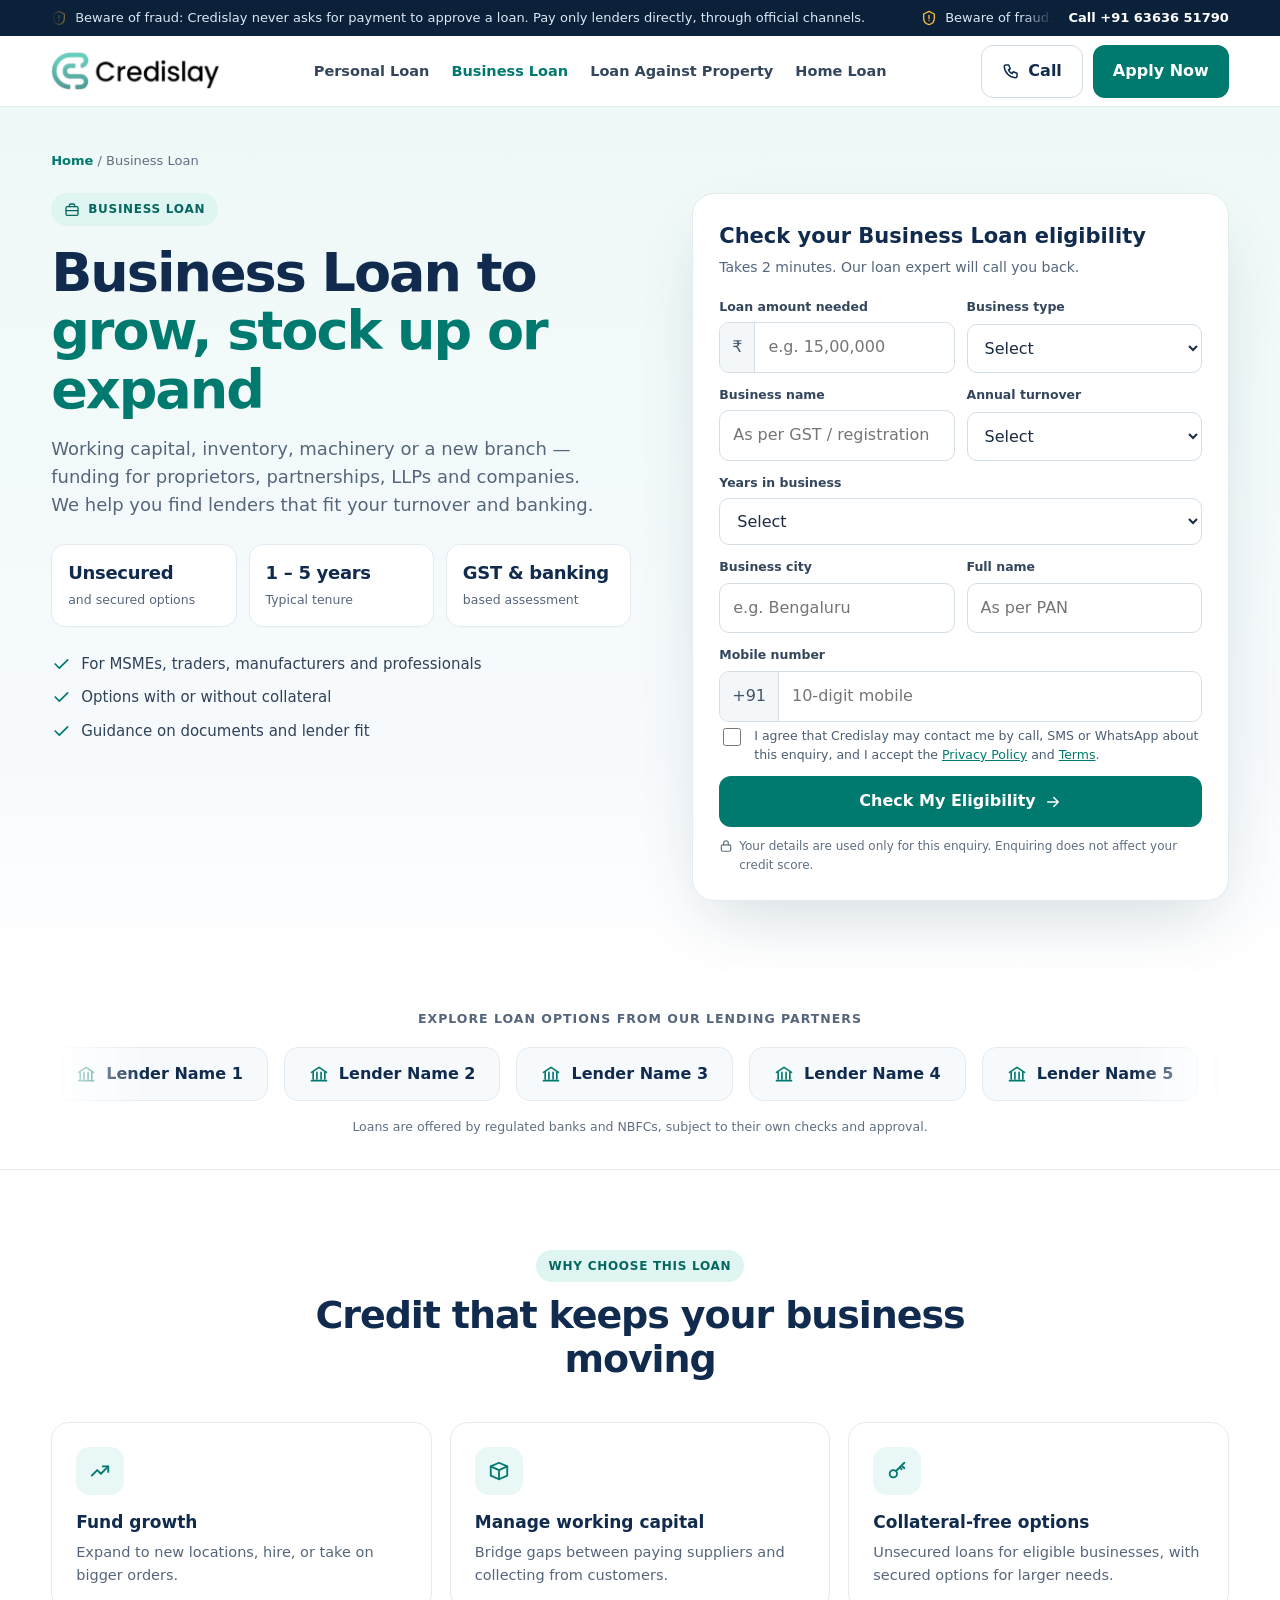
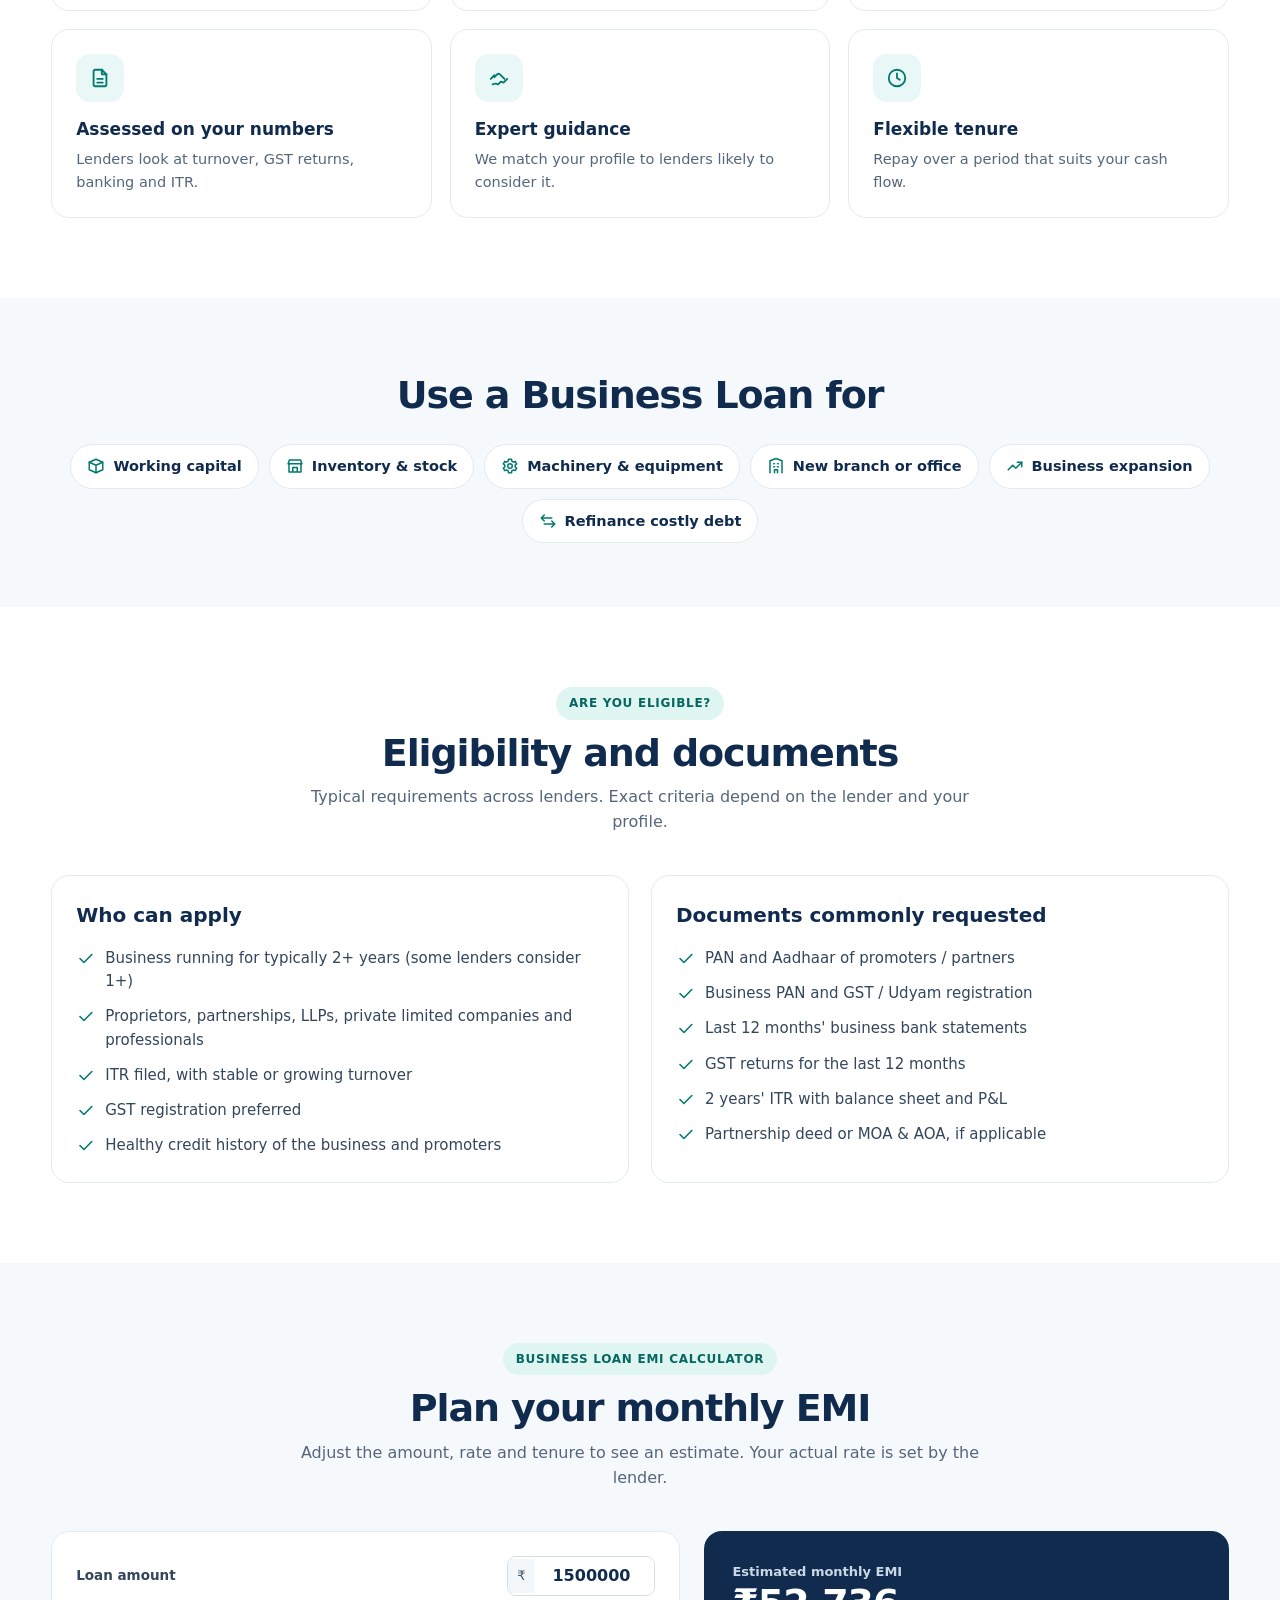
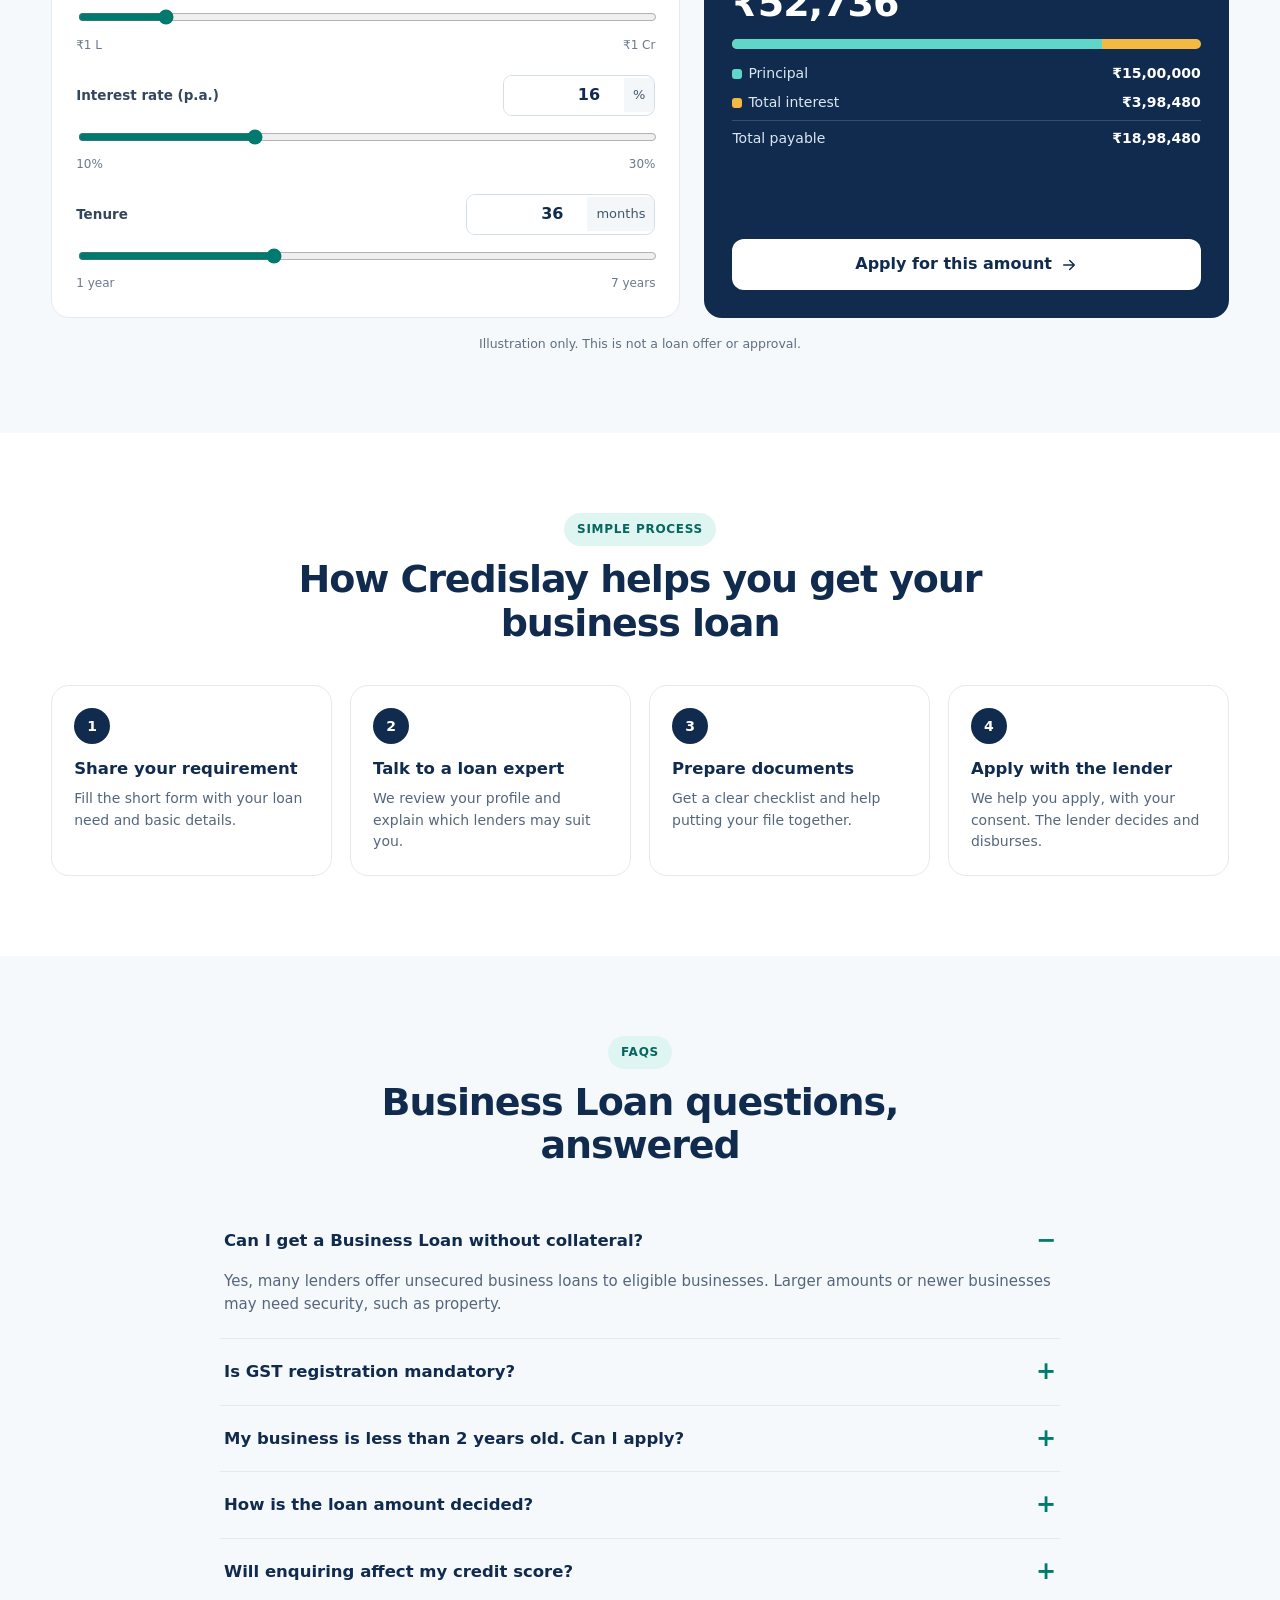
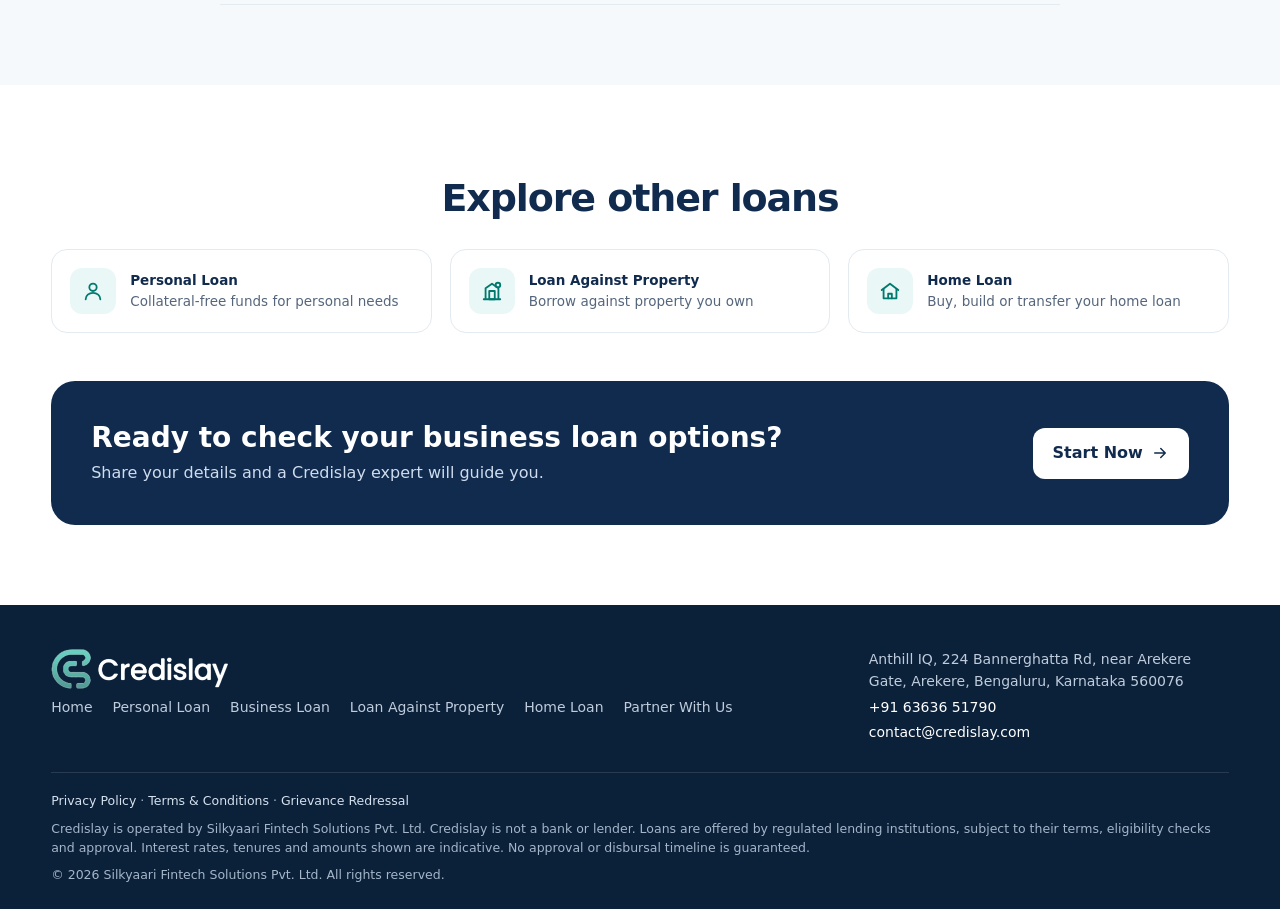
<file: business-loan.html>
<!doctype html>
<html lang="en">
<head>
<meta charset="utf-8">
<meta name="viewport" content="width=device-width,initial-scale=1">
<meta name="description" content="Apply for a Business Loan with Credislay. Working capital, inventory, machinery and expansion funding for MSMEs, traders, manufacturers and professionals.">
<meta name="theme-color" content="#102b4e">
<title>Business Loan for MSMEs, Traders and Professionals | Credislay</title>
<link rel="icon" type="image/png" href="assets/credislay-icon.png">
<link rel="apple-touch-icon" href="assets/apple-touch-icon.png">
<style>
:root{--navy:#102b4e;--navy2:#0b2039;--teal:#3fbfad;--tealD:#00796f;--mint:#e9f8f6;--ink:#1b2c42;--muted:#55667c;--line:#e3eaf0;--bg:#f6f9fb;--gold:#f4b942}
*{box-sizing:border-box}html{scroll-behavior:smooth}body{margin:0;font-family:Inter,ui-sans-serif,system-ui,-apple-system,"Segoe UI",sans-serif;color:var(--ink);background:#fff;line-height:1.55;-webkit-font-smoothing:antialiased}
a{color:inherit;text-decoration:none}button,input,select{font:inherit}img{max-width:100%}
:focus-visible{outline:3px solid #08a99b80;outline-offset:2px}
.container{width:min(1180px,92%);margin:auto}
svg.i{width:22px;height:22px;fill:none;stroke:currentColor;stroke-width:2;stroke-linecap:round;stroke-linejoin:round;flex:none}
.topbar{background:var(--navy2);color:#dce8f5;font-size:13px;padding:8px 0}
.topbar .container{display:flex;justify-content:space-between;align-items:center;gap:6px 18px;flex-wrap:wrap}
.topbar .warn{display:flex;gap:8px;align-items:center}.topbar .warn svg{width:16px;height:16px;color:var(--gold)}
.topbar a{color:#fff;font-weight:650}
.nav{position:sticky;top:0;z-index:30;background:#ffffffee;backdrop-filter:blur(12px);border-bottom:1px solid var(--line)}
.navin{height:70px;display:flex;align-items:center;justify-content:space-between;gap:16px}
.brand{display:flex;align-items:center;gap:10px;font-size:23px;font-weight:850;color:var(--navy);letter-spacing:-1px}
.brandLogo{height:38px;width:auto;display:block}.footer .brandLogo{height:40px}
.navlinks{display:flex;align-items:center;gap:22px;font-size:14.5px;font-weight:650;color:#34465c}
.navlinks a{padding:10px 0}.navlinks a:hover{color:var(--tealD)}.navlinks a[aria-current="page"]{color:var(--tealD)}
.btn{border:0;border-radius:12px;padding:13px 20px;min-height:46px;background:var(--tealD);color:#fff;font-weight:750;cursor:pointer;display:inline-flex;justify-content:center;align-items:center;gap:8px;transition:.2s}
.btn:hover{background:#00665e;transform:translateY(-1px)}
.btn.secondary{background:#fff;color:var(--navy);border:1px solid #cfdbe5}.btn.secondary:hover{background:#f3f7fa}
.btn.block{width:100%}.btn[disabled]{opacity:.7;cursor:wait;transform:none}
.hero{background:linear-gradient(180deg,#eef9f7 0%,#f7fafd 75%,#fff 100%);padding:44px 0 72px}
.crumbs{font-size:13px;color:#5f6f82;margin-bottom:22px}.crumbs a{color:var(--tealD);font-weight:650}
.heroGrid{display:grid;grid-template-columns:1.05fr .95fr;gap:48px;align-items:start}
.eyebrow{display:inline-flex;gap:8px;align-items:center;color:#05675f;background:#dff5f1;padding:7px 13px;border-radius:30px;font-size:12px;font-weight:800;letter-spacing:.06em;text-transform:uppercase}
.eyebrow svg{width:16px;height:16px}
.hero h1{font-size:clamp(34px,4.6vw,54px);line-height:1.08;letter-spacing:-2px;color:var(--navy);margin:18px 0 16px}
.hero h1 span{color:var(--tealD)}
.lead{font-size:18px;color:var(--muted);margin:0 0 26px;max-width:560px}
.stats{display:grid;grid-template-columns:repeat(3,1fr);gap:12px;margin-bottom:26px;max-width:580px}
.stat{background:#fff;border:1px solid var(--line);border-radius:14px;padding:14px 16px}
.stat b{display:block;color:var(--navy);font-size:18px;letter-spacing:-.3px}.stat span{font-size:12.5px;color:var(--muted)}
.ticks{list-style:none;padding:0;margin:0;display:grid;gap:10px}
.ticks li{display:flex;gap:10px;align-items:flex-start;font-size:15px;color:#2f4258}.ticks svg{width:20px;height:20px;color:var(--tealD);margin-top:1px}
.formCard{background:#fff;border:1px solid #e1ecef;box-shadow:0 28px 70px -20px #163f5433;border-radius:22px;padding:26px;position:relative;scroll-margin-top:90px}
.formCard h2{margin:0 0 4px;color:var(--navy);font-size:21px}
.formCard .sub{margin:0 0 18px;color:var(--muted);font-size:14px}
.formgrid{display:grid;grid-template-columns:1fr 1fr;gap:12px}.span2{grid-column:span 2}
.field{display:grid;gap:6px}
.field label{font-size:12.5px;font-weight:750;color:#33465c}
.field input,.field select{width:100%;padding:12px 13px;min-height:46px;border:1px solid #d3dee7;border-radius:10px;background:#fff;color:var(--ink);outline:none}
.field input:focus,.field select:focus{border-color:var(--teal);box-shadow:0 0 0 3px #08a99b22}
.money{display:flex;border:1px solid #d3dee7;border-radius:10px;overflow:hidden}.money span{padding:12px;background:#f3f7fa;color:#44566b;border-right:1px solid #d3dee7}
.money input{border:0;border-radius:0;min-width:0}.money:focus-within{border-color:var(--teal);box-shadow:0 0 0 3px #08a99b22}.money input:focus{box-shadow:none}
.consent{display:flex;gap:10px;align-items:flex-start;font-size:12.5px;color:#4b5d72;margin:4px 0}
.consent input{width:18px;height:18px;margin-top:2px;accent-color:var(--tealD);flex:none}
.consent a{color:var(--tealD);text-decoration:underline}
.fine{font-size:12px;color:#5f6f82;display:flex;gap:6px;align-items:flex-start;margin-top:10px}.fine svg{width:14px;height:14px;margin-top:2px}
.hp{position:absolute;left:-9999px;width:1px;height:1px;overflow:hidden}
.success{display:none;text-align:center;padding:28px 8px}
.success .ok{width:64px;height:64px;border-radius:50%;background:#e3f6f2;color:var(--tealD);display:grid;place-items:center;margin:0 auto 14px}
.success .ok svg{width:32px;height:32px}
.success h2{margin:0 0 8px}.success p{color:var(--muted);margin:0 0 18px}
.formCard.done form{display:none}.formCard.done .success{display:block}.formCard.done .formHead{display:none}
.section{padding:80px 0}.section.soft{background:var(--bg)}
.head{text-align:center;max-width:700px;margin:0 auto 40px}
.head h2{font-size:clamp(27px,3.2vw,38px);line-height:1.15;letter-spacing:-1.1px;color:var(--navy);margin:12px 0 10px}
.head p{color:var(--muted);margin:0}
.feat{display:grid;grid-template-columns:repeat(3,1fr);gap:18px}
.card{background:#fff;border:1px solid var(--line);border-radius:18px;padding:24px}
.card .ico{width:48px;height:48px;border-radius:14px;background:var(--mint);color:var(--tealD);display:grid;place-items:center;margin-bottom:14px}
.card h3{margin:0 0 6px;color:var(--navy);font-size:17px}.card p{margin:0;color:var(--muted);font-size:14.5px}
.uses{display:flex;flex-wrap:wrap;gap:10px;justify-content:center}
.use{display:inline-flex;align-items:center;gap:8px;background:#fff;border:1px solid var(--line);border-radius:30px;padding:10px 16px;font-weight:650;color:var(--navy);font-size:14.5px}
.use svg{width:18px;height:18px;color:var(--tealD)}
.two{display:grid;grid-template-columns:1fr 1fr;gap:22px}
.list{list-style:none;padding:0;margin:0;display:grid;gap:12px}
.list li{display:flex;gap:10px;font-size:15px;color:#34465c}.list svg{width:19px;height:19px;color:var(--tealD);margin-top:2px}
.card h3.big{font-size:20px;margin-bottom:16px}
.calc{display:grid;grid-template-columns:1.2fr 1fr;gap:24px;align-items:stretch}
.slider{margin-bottom:20px}
.slider .row{display:flex;justify-content:space-between;align-items:center;gap:10px;margin-bottom:8px}
.slider label{font-size:13.5px;font-weight:750;color:#33465c}
.slider .val{display:flex;align-items:center;border:1px solid #d3dee7;border-radius:9px;overflow:hidden;background:#fff}
.slider .val span{padding:7px 9px;background:#f3f7fa;font-size:13px;color:#44566b}
.slider .val input{width:120px;border:0;padding:7px 9px;font-weight:750;color:var(--navy);text-align:right;outline:none}
.slider input[type=range]{width:100%;accent-color:var(--tealD);height:22px}
.slider .ends{display:flex;justify-content:space-between;font-size:12px;color:#6a7a8c}
.emiBox{background:var(--navy);color:#fff;border-radius:18px;padding:28px;display:flex;flex-direction:column;gap:14px}
.emiBox small{color:#c9d8e6;font-weight:650;font-size:13px}
.emiBox .big{font-size:38px;font-weight:850;letter-spacing:-1px;line-height:1.1}
.bar{height:10px;border-radius:6px;background:var(--gold);overflow:hidden}.bar i{display:block;height:100%;background:#5fd6c8}
.legend{display:grid;gap:7px;font-size:14px;color:#dbe6f0}.legend div{display:flex;justify-content:space-between;gap:10px}.legend b{color:#fff}
.sw{display:inline-block;width:10px;height:10px;border-radius:3px;margin-right:6px;vertical-align:middle}
.emiBox .btn{background:#fff;color:var(--navy);margin-top:auto}.emiBox .btn:hover{background:#eef4f8}
.note{font-size:12.5px;color:#5f6f82;text-align:center;margin:16px 0 0}
.steps{display:grid;grid-template-columns:repeat(4,1fr);gap:18px;list-style:none;padding:0;margin:0}
.step{padding:22px;border-radius:18px;background:#fff;border:1px solid var(--line)}
.num{width:36px;height:36px;border-radius:50%;background:var(--navy);color:#fff;display:grid;place-items:center;font-weight:850;font-size:14px;margin-bottom:12px}
.step h3{font-size:16.5px;color:var(--navy);margin:0 0 6px}.step p{font-size:14px;color:var(--muted);margin:0}
.faq{max-width:840px;margin:auto}
.faq details{border-bottom:1px solid var(--line);padding:4px}
.faq summary{font-weight:750;color:var(--navy);cursor:pointer;padding:16px 0;list-style:none;display:flex;justify-content:space-between;gap:16px;font-size:16.5px}
.faq summary::-webkit-details-marker{display:none}
.faq summary::after{content:"+";font-size:24px;line-height:1;color:var(--tealD);flex:none}
.faq details[open] summary::after{content:"−"}
.faq p{color:var(--muted);font-size:15px;margin:0 0 18px}
.others{display:grid;grid-template-columns:repeat(3,1fr);gap:18px}
.other{display:flex;gap:14px;align-items:center;background:#fff;border:1px solid var(--line);border-radius:16px;padding:18px;transition:.2s}
.other:hover{border-color:#9fdcd4;box-shadow:0 14px 30px -18px #102b4e40;transform:translateY(-2px)}
.other .ico{width:46px;height:46px;border-radius:12px;background:var(--mint);color:var(--tealD);display:grid;place-items:center;flex:none}
.other b{display:block;color:var(--navy)}.other span{font-size:13.5px;color:var(--muted)}
.ctaBand{background:var(--navy);color:#fff;border-radius:24px;padding:40px;display:flex;justify-content:space-between;align-items:center;gap:20px;flex-wrap:wrap}
.ctaBand h2{margin:0 0 6px;font-size:28px;line-height:1.2}.ctaBand p{margin:0;color:#cfdced}
.ctaBand .btn{background:#fff;color:var(--navy)}
.footer{background:var(--navy2);color:#bfccdb;padding:44px 0 24px;font-size:14px}
.footgrid{display:flex;flex-wrap:wrap;justify-content:space-between;gap:24px}
.footer .brand{color:#fff;font-size:21px;margin-bottom:8px}
.footer nav{display:flex;flex-wrap:wrap;gap:8px 20px}.footer nav a:hover,.footer address a:hover{color:#fff}
.footer address{font-style:normal;max-width:360px}.footer address a{display:block;color:#fff;margin-top:4px}
.legal{border-top:1px solid #ffffff1f;margin-top:28px;padding-top:18px;font-size:12.5px;color:#a5b6c9;display:grid;gap:8px}.legal p{margin:0}
.mbar{display:none}
.toast{position:fixed;bottom:22px;right:22px;max-width:380px;background:var(--navy);color:#fff;padding:14px 18px;border-radius:12px;display:none;z-index:80;box-shadow:0 10px 30px #0003}
@media(max-width:980px){.feat{grid-template-columns:repeat(2,1fr)}.steps{grid-template-columns:repeat(2,1fr)}.others{grid-template-columns:1fr}}
@media(max-width:900px){.heroGrid,.two,.calc{grid-template-columns:1fr}.navlinks{display:none}body{padding-bottom:72px}
.mbar{display:grid;grid-template-columns:1fr 1.4fr;gap:10px;position:fixed;left:0;right:0;bottom:0;z-index:40;background:#fff;border-top:1px solid var(--line);padding:10px 4%}
.toast{bottom:86px;left:4%;right:4%;max-width:none}}
@media(max-width:560px){.hero{padding:28px 0 52px}.section{padding:56px 0}.feat,.steps{grid-template-columns:1fr}.stats{grid-template-columns:1fr 1fr}
.formgrid{grid-template-columns:1fr}.span2{grid-column:auto}.formCard{padding:20px}.ctaBand{padding:28px}.navin .btn.secondary{display:none}}
@media(prefers-reduced-motion:reduce){*{transition:none!important;scroll-behavior:auto!important}}

/* Fraud-warning ticker */
.topbar .container{flex-wrap:nowrap;gap:16px}
.ticker{flex:1;min-width:0;overflow:hidden;-webkit-mask-image:linear-gradient(90deg,transparent,#000 3%,#000 97%,transparent);mask-image:linear-gradient(90deg,transparent,#000 3%,#000 97%,transparent)}
.tickerTrack{display:flex;width:max-content;animation:tickerMove 38s linear infinite}
.tick{display:inline-flex;align-items:center;gap:8px;padding-right:56px;white-space:nowrap}
.tick svg{width:16px;height:16px;color:var(--gold)}
.ticker:hover .tickerTrack{animation-play-state:paused}
.topcall{flex:none;white-space:nowrap;color:#fff;font-weight:650}
@keyframes tickerMove{to{transform:translateX(-50%)}}
/* Lending partners marquee */
.lenders{padding:36px 0 32px;background:#fff;border-bottom:1px solid var(--line)}
.lendersTitle{text-align:center;font-size:12.5px;font-weight:800;letter-spacing:.08em;text-transform:uppercase;color:#55667c;margin:0 0 18px}
.marquee{overflow:hidden;-webkit-mask-image:linear-gradient(90deg,transparent,#000 8%,#000 92%,transparent);mask-image:linear-gradient(90deg,transparent,#000 8%,#000 92%,transparent)}
.marqueeTrack{display:flex;gap:16px;width:max-content;animation:lenderMove 26s linear infinite}
.marquee:hover .marqueeTrack{animation-play-state:paused}
.lender{display:inline-flex;align-items:center;gap:10px;padding:14px 24px;border:1px solid var(--line);border-radius:14px;background:#f7fafc;font-weight:750;color:var(--navy);font-size:16px;white-space:nowrap}
.lender svg{width:20px;height:20px;color:var(--tealD);flex:none}
.lendersNote{text-align:center;font-size:12.5px;color:#5f6f82;margin:16px 0 0}
@keyframes lenderMove{to{transform:translateX(calc(-50% - 8px))}}
@media(max-width:560px){.topcall{font-size:12px}.tick{font-size:12.5px}.lender{padding:12px 18px;font-size:15px}}
@media(prefers-reduced-motion:reduce){
.tickerTrack{animation:none;width:auto}.tick[aria-hidden]{display:none}.tick{white-space:normal;padding-right:0}
.marqueeTrack{animation:none;width:auto;flex-wrap:wrap;justify-content:center}.lender[aria-hidden]{display:none}}

/* Enquiry reference number on the thank-you screen */
.refBox{background:var(--mint);border:1px dashed #9fdcd4;border-radius:14px;padding:14px 16px;display:grid;gap:4px;font-size:13px;color:#2f4a55;margin:0 0 16px}
.refBox[hidden]{display:none}
.refBox b{font-size:22px;letter-spacing:.5px;color:var(--navy);font-family:ui-monospace,SFMono-Regular,Menlo,Consolas,monospace}
.refBox span{font-size:12px}
</style>
</head>
<body>
<svg width="0" height="0" style="position:absolute" aria-hidden="true">
<symbol id="i-user" viewBox="0 0 24 24"><circle cx="12" cy="8" r="4"/><path d="M4 21c0-4 3.6-7 8-7s8 3 8 7"/></symbol>
<symbol id="i-biz" viewBox="0 0 24 24"><rect x="3" y="7" width="18" height="13" rx="2"/><path d="M8 7V5a2 2 0 0 1 2-2h4a2 2 0 0 1 2 2v2M3 13h18"/></symbol>
<symbol id="i-lap" viewBox="0 0 24 24"><path d="M3 21h18M5 21V9l7-5 7 5v12"/><rect x="9" y="12" width="6" height="9"/><circle cx="18.5" cy="5.5" r="2.5"/></symbol>
<symbol id="i-home" viewBox="0 0 24 24"><path d="M3 11l9-7 9 7"/><path d="M5 10v10h14V10"/><path d="M10 20v-5h4v5"/></symbol>
<symbol id="i-check" viewBox="0 0 24 24"><path d="M5 12l5 5L20 7"/></symbol>
<symbol id="i-arrow" viewBox="0 0 24 24"><path d="M5 12h14M13 6l6 6-6 6"/></symbol>
<symbol id="i-shield" viewBox="0 0 24 24"><path d="M12 2l8 4v6c0 5-3.5 9-8 10-4.5-1-8-5-8-10V6l8-4z"/><path d="M12 8v5M12 16h.01"/></symbol>
<symbol id="i-lock" viewBox="0 0 24 24"><rect x="4" y="10" width="16" height="11" rx="2"/><path d="M8 10V7a4 4 0 0 1 8 0v3"/></symbol>
<symbol id="i-phone" viewBox="0 0 24 24"><path d="M5 4h4l2 5-2.5 1.5a11 11 0 0 0 5 5L15 13l5 2v4a2 2 0 0 1-2 2A16 16 0 0 1 3 6a2 2 0 0 1 2-2"/></symbol>
<symbol id="i-clock" viewBox="0 0 24 24"><circle cx="12" cy="12" r="9"/><path d="M12 7v5l3 2"/></symbol>
<symbol id="i-doc" viewBox="0 0 24 24"><path d="M14 3H7a2 2 0 0 0-2 2v14a2 2 0 0 0 2 2h10a2 2 0 0 0 2-2V8z"/><path d="M14 3v5h5M9 13h6M9 17h6"/></symbol>
<symbol id="i-percent" viewBox="0 0 24 24"><path d="M19 5L5 19"/><circle cx="7" cy="7" r="2.5"/><circle cx="17" cy="17" r="2.5"/></symbol>
<symbol id="i-hand" viewBox="0 0 24 24"><path d="M7 11l3-3a2 2 0 0 1 3 0l5 5"/><path d="M3 13l4-4M21 13l-4 4-3-1-3 3-3-1-3 1"/></symbol>
<symbol id="i-trend" viewBox="0 0 24 24"><path d="M3 17l6-6 4 4 8-8"/><path d="M15 7h6v6"/></symbol>
<symbol id="i-key" viewBox="0 0 24 24"><circle cx="8" cy="15" r="4"/><path d="M11 12l9-9M17 6l3 3M15 8l2 2"/></symbol>
<symbol id="i-swap" viewBox="0 0 24 24"><path d="M7 4L3 8l4 4M3 8h14M17 20l4-4-4-4M21 16H7"/></symbol>
<symbol id="i-heart" viewBox="0 0 24 24"><path d="M12 20s-7-4.4-7-10a4 4 0 0 1 7-2.6A4 4 0 0 1 19 10c0 5.6-7 10-7 10z"/></symbol>
<symbol id="i-plane" viewBox="0 0 24 24"><path d="M2 14l20-8-8 16-2-6z"/></symbol>
<symbol id="i-cap" viewBox="0 0 24 24"><path d="M2 9l10-5 10 5-10 5z"/><path d="M6 11v5c3 2 9 2 12 0v-5"/></symbol>
<symbol id="i-tool" viewBox="0 0 24 24"><path d="M14 6a4 4 0 0 0 5 5l-9 9a2 2 0 0 1-3-3z"/></symbol>
<symbol id="i-ring" viewBox="0 0 24 24"><circle cx="12" cy="15" r="6"/><path d="M9 4h6l-3 5z"/></symbol>
<symbol id="i-box" viewBox="0 0 24 24"><path d="M3 7l9-4 9 4v10l-9 4-9-4z"/><path d="M3 7l9 4 9-4M12 11v10"/></symbol>
<symbol id="i-gear" viewBox="0 0 24 24"><circle cx="12" cy="12" r="3"/><path d="M19 12a7 7 0 0 0-.1-1.2l2-1.6-2-3.4-2.4 1a7 7 0 0 0-2-1.2L14 3h-4l-.5 2.6a7 7 0 0 0-2 1.2l-2.4-1-2 3.4 2 1.6a7 7 0 0 0 0 2.4l-2 1.6 2 3.4 2.4-1a7 7 0 0 0 2 1.2L10 21h4l.5-2.6a7 7 0 0 0 2-1.2l2.4 1 2-3.4-2-1.6c.1-.4.1-.8.1-1.2z"/></symbol>
<symbol id="i-store" viewBox="0 0 24 24"><path d="M3 9l1.5-5h15L21 9"/><path d="M4 9v11h16V9M3 9h18M9 20v-6h6v6"/></symbol>
<symbol id="i-build" viewBox="0 0 24 24"><path d="M4 21V5l8-3 8 3v16"/><path d="M9 9h1M14 9h1M9 13h1M14 13h1M10 21v-4h4v4"/></symbol>
<symbol id="i-plus" viewBox="0 0 24 24"><circle cx="12" cy="12" r="9"/><path d="M12 8v8M8 12h8"/></symbol>
</svg>

<div class="topbar"><div class="container">
<div class="ticker" role="note" aria-label="Fraud warning"><div class="tickerTrack"><span class="tick"><svg class="i"><use href="#i-shield"/></svg>Beware of fraud: Credislay never asks for payment to approve a loan. Pay only lenders directly, through official channels.</span><span class="tick" aria-hidden="true"><svg class="i"><use href="#i-shield"/></svg>Beware of fraud: Credislay never asks for payment to approve a loan. Pay only lenders directly, through official channels.</span><span class="tick" aria-hidden="true"><svg class="i"><use href="#i-shield"/></svg>Beware of fraud: Credislay never asks for payment to approve a loan. Pay only lenders directly, through official channels.</span><span class="tick" aria-hidden="true"><svg class="i"><use href="#i-shield"/></svg>Beware of fraud: Credislay never asks for payment to approve a loan. Pay only lenders directly, through official channels.</span></div></div>
<a class="topcall" href="tel:+916363651790">Call +91 63636 51790</a>
</div></div>

<header class="nav"><div class="container navin">
<a class="brand" href="index.html"><img class="brandLogo" src="assets/credislay-logo.png" alt="Credislay" width="168" height="38"></a>
<nav class="navlinks" aria-label="Loans">
<a href="personal-loan.html">Personal Loan</a><a href="business-loan.html" aria-current="page">Business Loan</a><a href="loan-against-property.html">Loan Against Property</a><a href="home-loan.html">Home Loan</a>
</nav>
<div style="display:flex;gap:10px"><a class="btn secondary" href="tel:+916363651790"><svg class="i" style="width:18px;height:18px"><use href="#i-phone"/></svg>Call</a><a class="btn" href="#apply">Apply Now</a></div>
</div></header>

<main>
<section class="hero"><div class="container">
<div class="crumbs"><a href="index.html">Home</a> / Business Loan</div>
<div class="heroGrid"><div>
<div class="eyebrow"><svg class="i"><use href="#i-biz"/></svg>Business Loan</div>
<h1>Business Loan to <span>grow, stock up or expand</span></h1>
<p class="lead">Working capital, inventory, machinery or a new branch — funding for proprietors, partnerships, LLPs and companies. We help you find lenders that fit your turnover and banking.</p>
<div class="stats"><div class="stat"><b>Unsecured</b><span>and secured options</span></div><div class="stat"><b>1 – 5 years</b><span>Typical tenure</span></div><div class="stat"><b>GST & banking</b><span>based assessment</span></div></div>
<ul class="ticks"><li><svg class="i"><use href="#i-check"/></svg><span>For MSMEs, traders, manufacturers and professionals</span></li><li><svg class="i"><use href="#i-check"/></svg><span>Options with or without collateral</span></li><li><svg class="i"><use href="#i-check"/></svg><span>Guidance on documents and lender fit</span></li></ul>
</div>

<div class="formCard" id="apply">
<div class="formHead"><h2>Check your Business Loan eligibility</h2><p class="sub">Takes 2 minutes. Our loan expert will call you back.</p></div>
<form id="leadForm" novalidate>
<input type="hidden" name="loanType" value="Business Loan">
<input type="hidden" name="landingPage" value="Business Loan page">
<div class="formgrid">
<div class="field"><label for="amount">Loan amount needed</label><div class="money"><span>₹</span><input id="amount" name="amount" type="number" min="10000" step="1000" inputmode="numeric" placeholder="e.g. 15,00,000" required></div></div>
<div class="field"><label for="employment">Business type</label><select id="employment" name="employment" required><option value="">Select</option><option>Proprietorship</option><option>Partnership</option><option>LLP</option><option>Private limited company</option><option>Self-employed professional</option></select></div>
<div class="field"><label for="businessName">Business name</label><input id="businessName" name="businessName" placeholder="As per GST / registration" required></div>
<div class="field"><label for="turnover">Annual turnover</label><select id="turnover" name="turnover" required><option value="">Select</option><option>Up to ₹50 lakh</option><option>₹50 lakh – ₹2 crore</option><option>₹2 crore – ₹10 crore</option><option>₹10 crore – ₹50 crore</option><option>Above ₹50 crore</option></select></div>
<div class="field span2"><label for="vintage">Years in business</label><select id="vintage" name="vintage" required><option value="">Select</option><option>Less than 1 year</option><option>1 – 2 years</option><option>2 – 3 years</option><option>3 – 5 years</option><option>More than 5 years</option></select></div>
<div class="field"><label for="city">Business city</label><input id="city" name="city" autocomplete="address-level2" placeholder="e.g. Bengaluru" required></div>
<div class="field"><label for="name">Full name</label><input id="name" name="name" autocomplete="name" placeholder="As per PAN" required></div>
<div class="field span2"><label for="phone">Mobile number</label><div class="money"><span>+91</span><input id="phone" name="phone" type="tel" inputmode="numeric" autocomplete="tel-national" pattern="[6-9][0-9]{9}" maxlength="10" placeholder="10-digit mobile" required></div></div>
</div>
<div class="hp" aria-hidden="true"><label for="website">Website</label><input id="website" name="website" tabindex="-1" autocomplete="off"></div>
<label class="consent"><input type="checkbox" name="consent" value="yes" required><span>I agree that Credislay may contact me by call, SMS or WhatsApp about this enquiry, and I accept the <a href="index.html#privacy">Privacy Policy</a> and <a href="index.html#terms">Terms</a>.</span></label>
<button class="btn block" type="submit" style="margin-top:8px">Check My Eligibility <svg class="i" style="width:18px;height:18px"><use href="#i-arrow"/></svg></button>
<div class="fine"><svg class="i"><use href="#i-lock"/></svg><span>Your details are used only for this enquiry. Enquiring does not affect your credit score.</span></div>
</form>
<div class="success" role="status" aria-live="polite">
<div class="ok"><svg class="i"><use href="#i-check"/></svg></div>
<h2 style="color:var(--navy)">Thank you! We've received your enquiry.</h2>
<p class="refBox" id="refBox" hidden>Your enquiry ID<b id="refId"></b><span>Please keep this number for future reference.</span></p>
<p>A Credislay loan expert will call you shortly on the number you shared, usually within one working day.</p>
<a class="btn secondary" href="tel:+916363651790"><svg class="i" style="width:18px;height:18px"><use href="#i-phone"/></svg>Call us now</a>
</div>
</div>
</div>
</div></section>

<!-- LENDING PARTNERS (edit names in assets/lenders.js) -->
<section class="lenders" id="lenders" aria-labelledby="lendersTitle"><div class="container">
<p class="lendersTitle" id="lendersTitle">Explore loan options from our lending partners</p>
<div class="marquee"><div class="marqueeTrack" id="lenderTrack"></div></div>
<p class="lendersNote">Loans are offered by regulated banks and NBFCs, subject to their own checks and approval.</p>
</div></section>
<script src="assets/lenders.js"></script>

<section class="section"><div class="container">
<div class="head"><div class="eyebrow">Why choose this loan</div><h2>Credit that keeps your business moving</h2></div>
<div class="feat"><div class="card"><div class="ico"><svg class="i"><use href="#i-trend"/></svg></div><h3>Fund growth</h3><p>Expand to new locations, hire, or take on bigger orders.</p></div><div class="card"><div class="ico"><svg class="i"><use href="#i-box"/></svg></div><h3>Manage working capital</h3><p>Bridge gaps between paying suppliers and collecting from customers.</p></div><div class="card"><div class="ico"><svg class="i"><use href="#i-key"/></svg></div><h3>Collateral-free options</h3><p>Unsecured loans for eligible businesses, with secured options for larger needs.</p></div><div class="card"><div class="ico"><svg class="i"><use href="#i-doc"/></svg></div><h3>Assessed on your numbers</h3><p>Lenders look at turnover, GST returns, banking and ITR.</p></div><div class="card"><div class="ico"><svg class="i"><use href="#i-hand"/></svg></div><h3>Expert guidance</h3><p>We match your profile to lenders likely to consider it.</p></div><div class="card"><div class="ico"><svg class="i"><use href="#i-clock"/></svg></div><h3>Flexible tenure</h3><p>Repay over a period that suits your cash flow.</p></div></div>
</div></section>

<section class="section soft" style="padding-top:64px;padding-bottom:64px"><div class="container">
<div class="head" style="margin-bottom:26px"><h2>Use a Business Loan for</h2></div>
<div class="uses"><span class="use"><svg class="i"><use href="#i-box"/></svg>Working capital</span><span class="use"><svg class="i"><use href="#i-store"/></svg>Inventory & stock</span><span class="use"><svg class="i"><use href="#i-gear"/></svg>Machinery & equipment</span><span class="use"><svg class="i"><use href="#i-build"/></svg>New branch or office</span><span class="use"><svg class="i"><use href="#i-trend"/></svg>Business expansion</span><span class="use"><svg class="i"><use href="#i-swap"/></svg>Refinance costly debt</span></div>
</div></section>

<section class="section"><div class="container">
<div class="head"><div class="eyebrow">Are you eligible?</div><h2>Eligibility and documents</h2><p>Typical requirements across lenders. Exact criteria depend on the lender and your profile.</p></div>
<div class="two">
<div class="card"><h3 class="big">Who can apply</h3><ul class="list"><li><svg class="i"><use href="#i-check"/></svg><span>Business running for typically 2+ years (some lenders consider 1+)</span></li><li><svg class="i"><use href="#i-check"/></svg><span>Proprietors, partnerships, LLPs, private limited companies and professionals</span></li><li><svg class="i"><use href="#i-check"/></svg><span>ITR filed, with stable or growing turnover</span></li><li><svg class="i"><use href="#i-check"/></svg><span>GST registration preferred</span></li><li><svg class="i"><use href="#i-check"/></svg><span>Healthy credit history of the business and promoters</span></li></ul></div>
<div class="card"><h3 class="big">Documents commonly requested</h3><ul class="list"><li><svg class="i"><use href="#i-check"/></svg><span>PAN and Aadhaar of promoters / partners</span></li><li><svg class="i"><use href="#i-check"/></svg><span>Business PAN and GST / Udyam registration</span></li><li><svg class="i"><use href="#i-check"/></svg><span>Last 12 months' business bank statements</span></li><li><svg class="i"><use href="#i-check"/></svg><span>GST returns for the last 12 months</span></li><li><svg class="i"><use href="#i-check"/></svg><span>2 years' ITR with balance sheet and P&amp;L</span></li><li><svg class="i"><use href="#i-check"/></svg><span>Partnership deed or MOA &amp; AOA, if applicable</span></li></ul></div>
</div>
</div></section>

<section class="section soft" id="emi-calculator"><div class="container">
<div class="head"><div class="eyebrow">Business Loan EMI calculator</div><h2>Plan your monthly EMI</h2><p>Adjust the amount, rate and tenure to see an estimate. Your actual rate is set by the lender.</p></div>
<div class="calc">
<div class="card">
<div class="slider"><div class="row"><label for="pR">Loan amount</label><div class="val"><span>₹</span><input id="p" type="number" min="100000" max="10000000" step="50000" value="1500000" aria-label="Loan amount in rupees"></div></div>
<input id="pR" type="range" min="100000" max="10000000" step="50000" value="1500000"><div class="ends"><span>₹1 L</span><span>₹1 Cr</span></div></div>
<div class="slider"><div class="row"><label for="rR">Interest rate (p.a.)</label><div class="val"><input id="r" type="number" min="10" max="30" step="0.05" value="16" aria-label="Interest rate percent"><span>%</span></div></div>
<input id="rR" type="range" min="10" max="30" step="0.05" value="16"><div class="ends"><span>10%</span><span>30%</span></div></div>
<div class="slider" style="margin-bottom:0"><div class="row"><label for="tR">Tenure</label><div class="val"><input id="t" type="number" min="12" max="84" step="6" value="36" aria-label="Tenure in months"><span>months</span></div></div>
<input id="tR" type="range" min="12" max="84" step="6" value="36"><div class="ends"><span>1 year</span><span>7 years</span></div></div>
</div>
<div class="emiBox" aria-live="polite">
<div><small>Estimated monthly EMI</small><div class="big" id="emi">₹0</div></div>
<div class="bar" aria-hidden="true"><i id="bar" style="width:80%"></i></div>
<div class="legend"><div><span><i class="sw" style="background:#5fd6c8"></i>Principal</span><b id="eP">₹0</b></div><div><span><i class="sw" style="background:var(--gold)"></i>Total interest</span><b id="eI">₹0</b></div><div style="border-top:1px solid #ffffff2a;padding-top:7px"><span>Total payable</span><b id="eT">₹0</b></div></div>
<a class="btn" href="#apply" id="useAmount">Apply for this amount <svg class="i" style="width:18px;height:18px"><use href="#i-arrow"/></svg></a>
</div>
</div>
<p class="note">Illustration only. This is not a loan offer or approval.</p>
</div></section>

<section class="section"><div class="container">
<div class="head"><div class="eyebrow">Simple process</div><h2>How Credislay helps you get your business loan</h2></div>
<ol class="steps">
<li class="step"><div class="num">1</div><h3>Share your requirement</h3><p>Fill the short form with your loan need and basic details.</p></li>
<li class="step"><div class="num">2</div><h3>Talk to a loan expert</h3><p>We review your profile and explain which lenders may suit you.</p></li>
<li class="step"><div class="num">3</div><h3>Prepare documents</h3><p>Get a clear checklist and help putting your file together.</p></li>
<li class="step"><div class="num">4</div><h3>Apply with the lender</h3><p>We help you apply, with your consent. The lender decides and disburses.</p></li>
</ol>
</div></section>

<section class="section soft"><div class="container">
<div class="head"><div class="eyebrow">FAQs</div><h2>Business Loan questions, answered</h2></div>
<div class="faq"><details open><summary>Can I get a Business Loan without collateral?</summary><p>Yes, many lenders offer unsecured business loans to eligible businesses. Larger amounts or newer businesses may need security, such as property.</p></details><details><summary>Is GST registration mandatory?</summary><p>Not always, but most lenders prefer it. Without GST, lenders rely more on bank statements and ITRs.</p></details><details><summary>My business is less than 2 years old. Can I apply?</summary><p>Some lenders consider businesses running for a year or more, usually with strong banking and a good promoter credit history. Share your details and we will check options.</p></details><details><summary>How is the loan amount decided?</summary><p>Lenders look at your turnover, profits, banking, existing loans and credit score to decide the amount and rate.</p></details><details><summary>Will enquiring affect my credit score?</summary><p>No. Submitting this form does not check your credit report. A lender may run a credit check later, with your consent.</p></details></div>
</div></section>

<section class="section"><div class="container">
<div class="head" style="margin-bottom:28px"><h2>Explore other loans</h2></div>
<div class="others"><a class="other" href="personal-loan.html"><span class="ico"><svg class="i"><use href="#i-user"/></svg></span><span><b>Personal Loan</b><span>Collateral-free funds for personal needs</span></span></a><a class="other" href="loan-against-property.html"><span class="ico"><svg class="i"><use href="#i-lap"/></svg></span><span><b>Loan Against Property</b><span>Borrow against property you own</span></span></a><a class="other" href="home-loan.html"><span class="ico"><svg class="i"><use href="#i-home"/></svg></span><span><b>Home Loan</b><span>Buy, build or transfer your home loan</span></span></a></div>
<div class="ctaBand" style="margin-top:48px"><div><h2>Ready to check your business loan options?</h2><p>Share your details and a Credislay expert will guide you.</p></div><a class="btn" href="#apply">Start Now <svg class="i" style="width:18px;height:18px"><use href="#i-arrow"/></svg></a></div>
</div></section>
</main>

<footer class="footer"><div class="container">
<div class="footgrid">
<div><a class="brand" href="index.html"><img class="brandLogo" src="assets/credislay-logo-white.png" alt="Credislay" width="177" height="40"></a>
<nav aria-label="Footer"><a href="index.html">Home</a><a href="personal-loan.html">Personal Loan</a><a href="business-loan.html">Business Loan</a><a href="loan-against-property.html">Loan Against Property</a><a href="home-loan.html">Home Loan</a><a href="index.html#partners">Partner With Us</a></nav></div>
<address>Anthill IQ, 224 Bannerghatta Rd, near Arekere Gate, Arekere, Bengaluru, Karnataka 560076<a href="tel:+916363651790">+91 63636 51790</a><a href="mailto:contact@credislay.com">contact@credislay.com</a></address>
</div>
<div class="legal">
<p><a href="index.html#privacy" style="color:#d5e1ee">Privacy Policy</a> · <a href="index.html#terms" style="color:#d5e1ee">Terms &amp; Conditions</a> · <a href="index.html#grievance" style="color:#d5e1ee">Grievance Redressal</a></p>
<p>Credislay is operated by Silkyaari Fintech Solutions Pvt. Ltd. Credislay is not a bank or lender. Loans are offered by regulated lending institutions, subject to their terms, eligibility checks and approval. Interest rates, tenures and amounts shown are indicative. No approval or disbursal timeline is guaranteed.</p>
<p>© <span id="year"></span> Silkyaari Fintech Solutions Pvt. Ltd. All rights reserved.</p>
</div>
</div></footer>

<div class="mbar"><a class="btn secondary" href="tel:+916363651790"><svg class="i" style="width:18px;height:18px"><use href="#i-phone"/></svg>Call</a><a class="btn" href="#apply">Apply Now</a></div>
<div class="toast" id="toast" role="status" aria-live="polite"></div>

<script>
/* ============================================================
   FORM → GOOGLE SHEET CONNECTION (same address as index.html)
   ============================================================ */
const GOOGLE_SHEETS_WEB_APP_URL = 'https://script.google.com/macros/s/AKfycbwbjdVGXZvbTSCa0ZLfyt7JTVvt6MowYQQNv3ppL92lUHxl5BL3RdNgS5G8L95_EYT5IQ/exec';

const $=id=>document.getElementById(id);
const inr=v=>'₹'+Math.round(v).toLocaleString('en-IN');
$('year').textContent=new Date().getFullYear();
function toast(m,ms){const t=$('toast');t.textContent=m;t.style.display='block';clearTimeout(t._h);t._h=setTimeout(()=>t.style.display='none',ms||4500)}

/* Remember ad-campaign tags (utm_source etc.) for this visit */
(function(){const q=new URLSearchParams(location.search);['utm_source','utm_medium','utm_campaign'].forEach(k=>{const v=q.get(k);try{if(v)sessionStorage.setItem(k,v)}catch(e){}})})();
function utm(k){try{return sessionStorage.getItem(k)||''}catch(e){return ''}}

/* EMI calculator */
function bind(a,b){const n=$(a),r=$(b);r.addEventListener('input',()=>{n.value=r.value;emi()});n.addEventListener('input',()=>{r.value=n.value;emi()})}
bind('p','pR');bind('r','rR');bind('t','tR');
function emi(){const P=+$('p').value,R=+$('r').value/1200,N=+$('t').value;
  if(!(P>0&&N>0&&R>=0)){$('emi').textContent='—';return}
  const e=R===0?P/N:P*R*Math.pow(1+R,N)/(Math.pow(1+R,N)-1),T=e*N;
  $('emi').textContent=inr(e);$('eP').textContent=inr(P);$('eI').textContent=inr(T-P);$('eT').textContent=inr(T);$('bar').style.width=(P/T*100).toFixed(1)+'%'}
emi();
$('useAmount').addEventListener('click',()=>{const a=$('amount');if(a){a.value=Math.round(+$('p').value);setTimeout(()=>$('name').focus({preventScroll:true}),500)}});

/* Sends a form to the Google Sheet and returns the reference number the sheet assigns
   (e.g. CSL-261123-0001). If the reply can't be read, the entry normally still arrives,
   so the visitor sees the thank-you message without a number. */
async function sendLead(data){
  try{
    const res=await fetch(GOOGLE_SHEETS_WEB_APP_URL,{method:'POST',headers:{'Content-Type':'text/plain;charset=utf-8'},body:JSON.stringify(data)});
    const out=await res.json();
    if(out&&out.ok===false){const e=new Error(out.error||'Not saved');e.fromServer=true;throw e}
    return (out&&out.id)||'';
  }catch(err){
    if(err.fromServer||!navigator.onLine)throw err;
    return '';
  }
}

/* Lead form → Google Sheet */
const form=$('leadForm');
form.addEventListener('submit',async e=>{
  e.preventDefault();
  if(!form.checkValidity()){const bad=form.querySelector(':invalid');
    toast(bad&&bad.type==='checkbox'?'Please tick the consent box to continue.':bad&&bad.name==='phone'?'Enter a valid 10-digit mobile number.':'Please fill in all required fields.');
    if(bad)bad.focus();return}
  const btn=form.querySelector('button[type="submit"]'),orig=btn.innerHTML;btn.disabled=true;btn.textContent='Submitting…';
  const data=Object.fromEntries(new FormData(form).entries());
  if(data.website){btn.disabled=false;btn.innerHTML=orig;return}
  delete data.website;
  Object.assign(data,{formType:'customer_enquiry',pageUrl:location.href,submittedAt:new Date().toISOString(),utm_source:utm('utm_source'),utm_medium:utm('utm_medium'),utm_campaign:utm('utm_campaign')});
  try{
    if(!GOOGLE_SHEETS_WEB_APP_URL.startsWith('https://script.google.com/macros/s/'))throw new Error('Endpoint not configured');
    const ref=await sendLead(data);
    form.reset();$('refId').textContent=ref;$('refBox').hidden=!ref;$('apply').classList.add('done');$('apply').scrollIntoView({behavior:'smooth',block:'center'});
  }catch(err){toast(err.fromServer?'Please check your details (especially the mobile number) and try again.':'Enquiry could not be sent. Please try again or call +91 63636 51790.')}
  finally{btn.disabled=false;btn.innerHTML=orig}
});
</script>
</body>
</html>
</file>
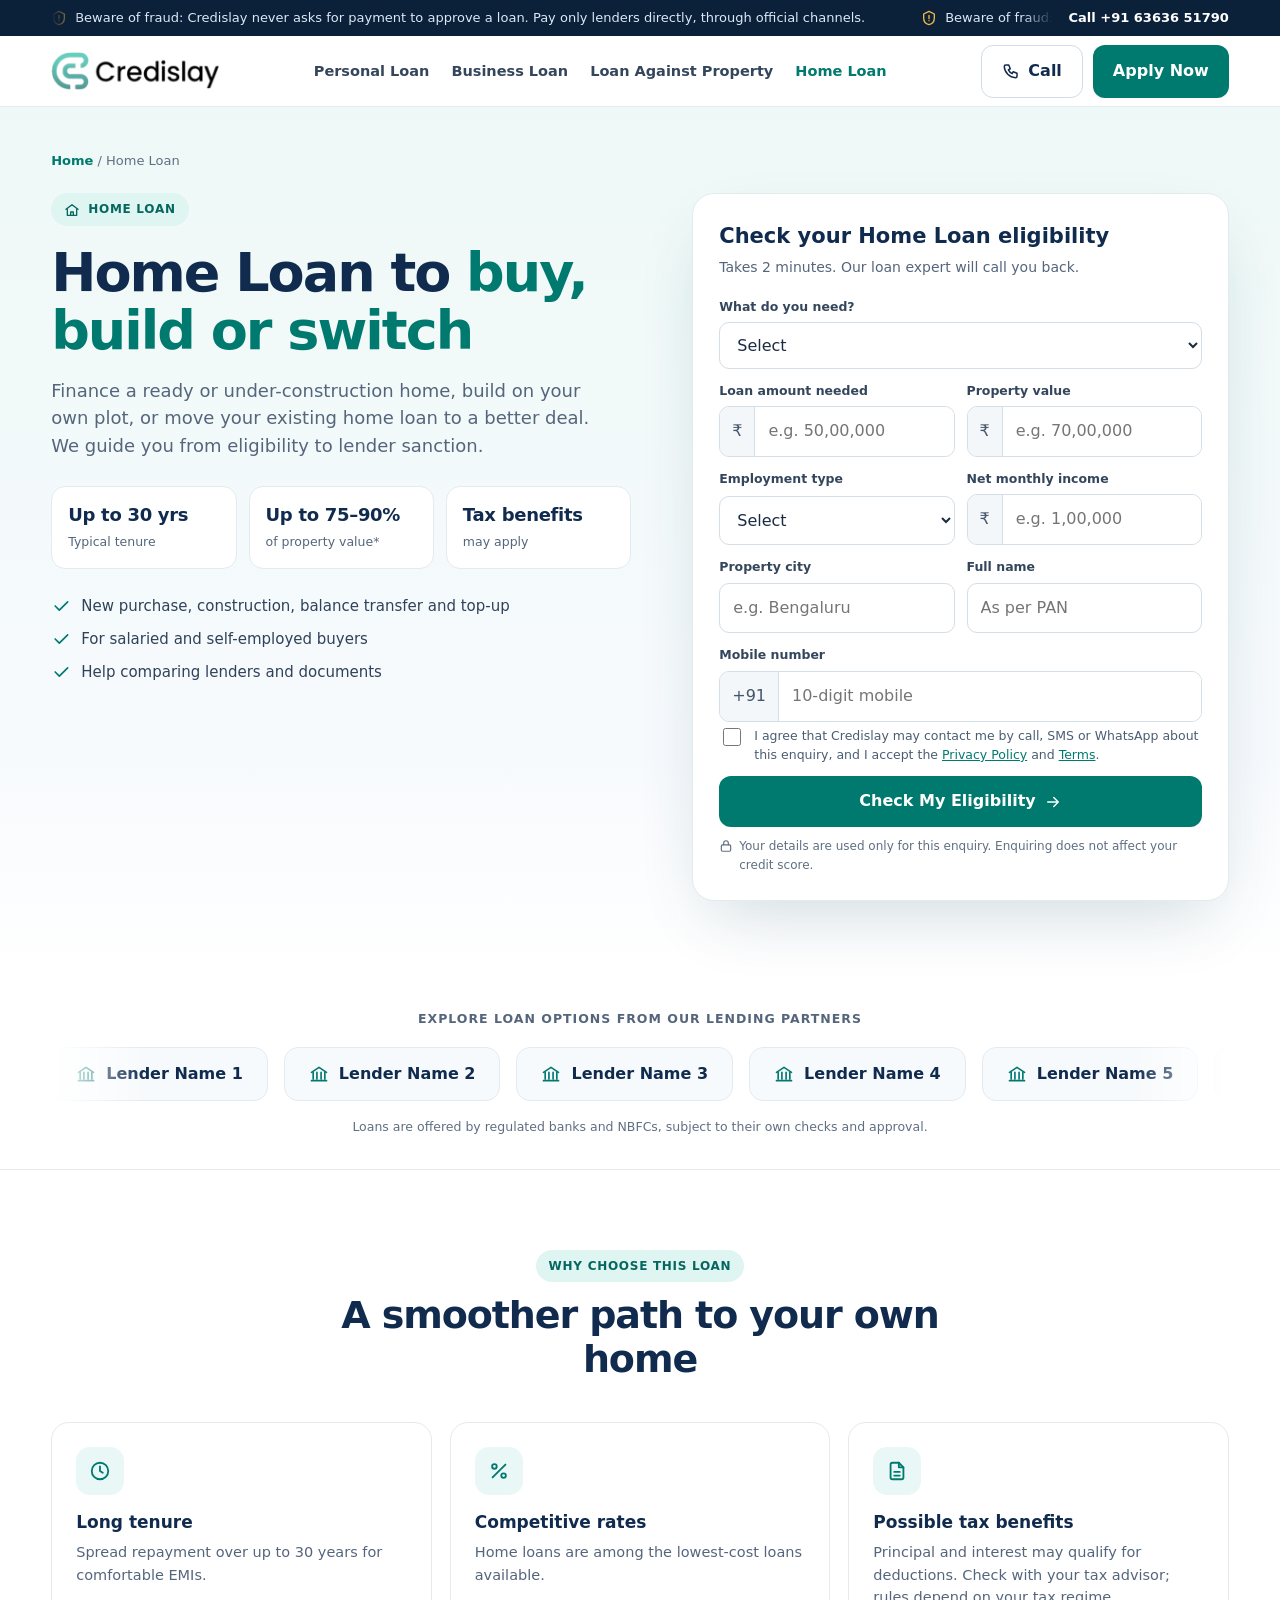
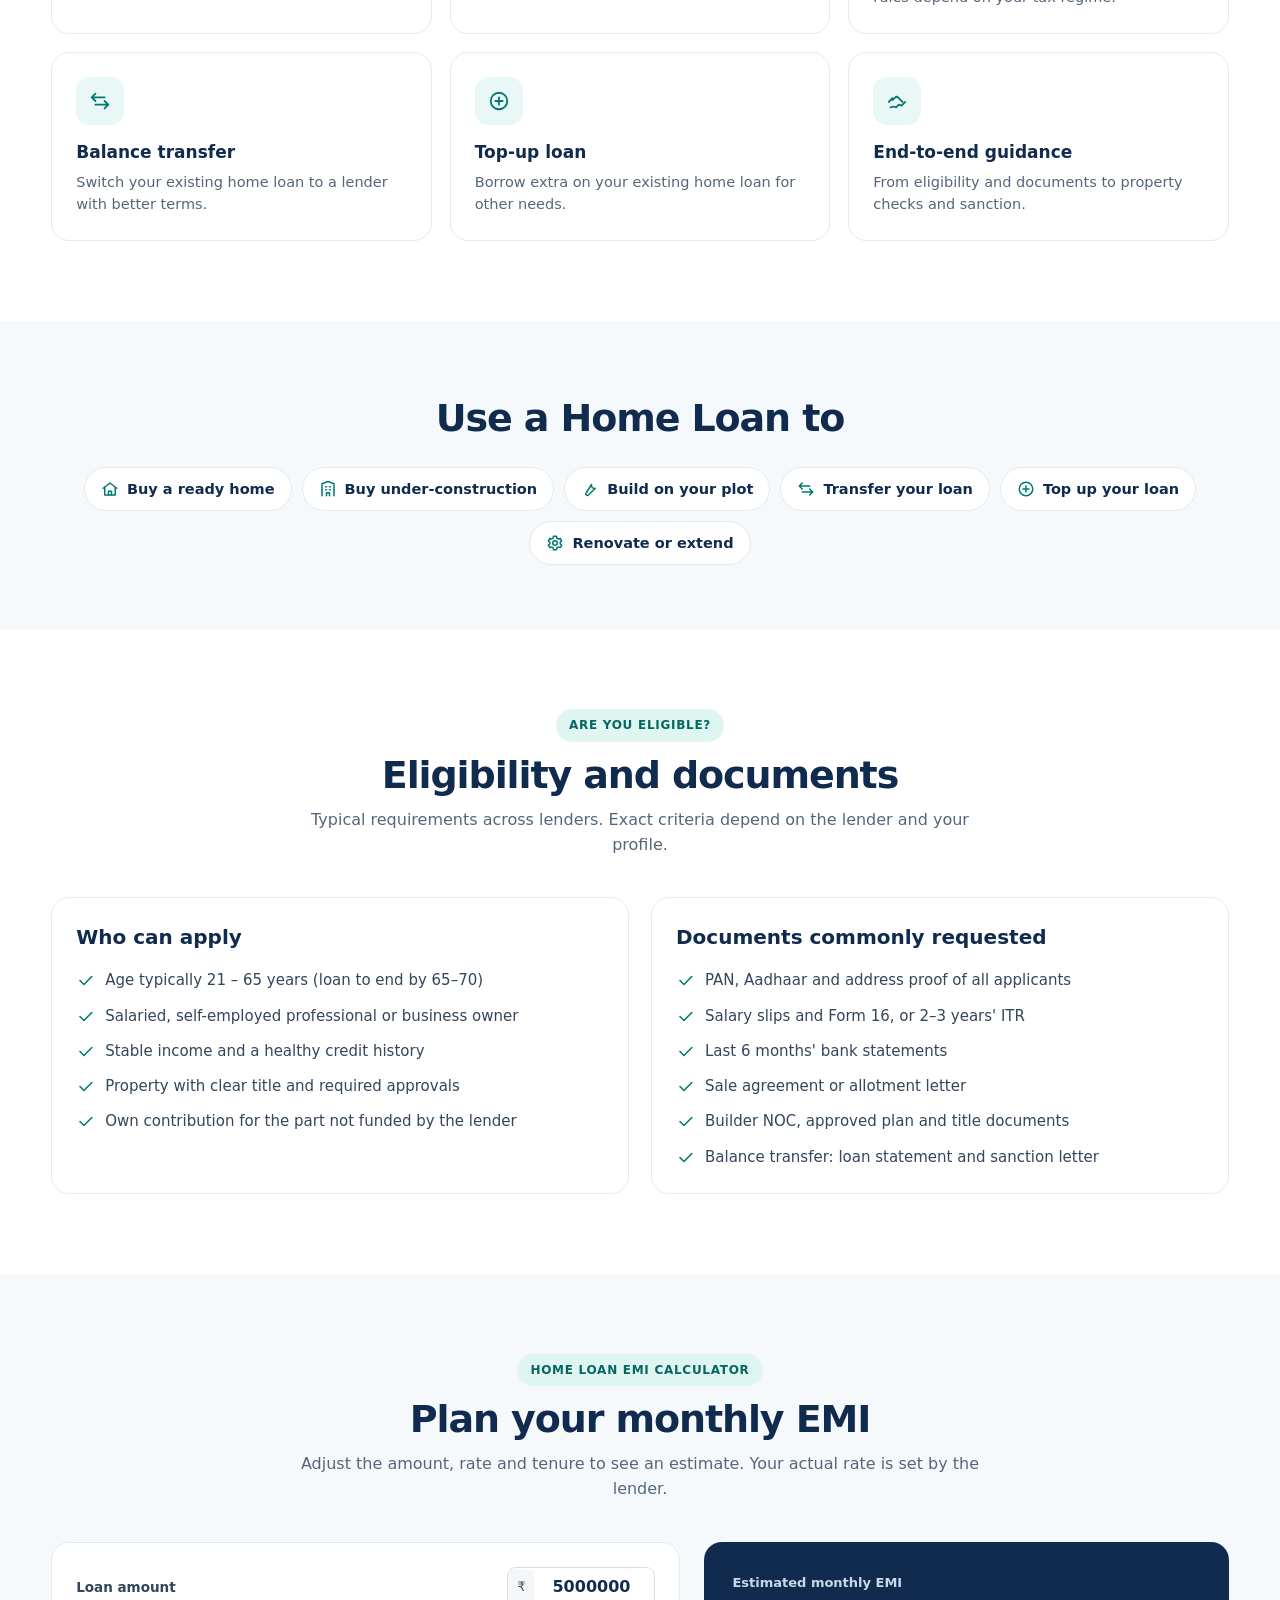
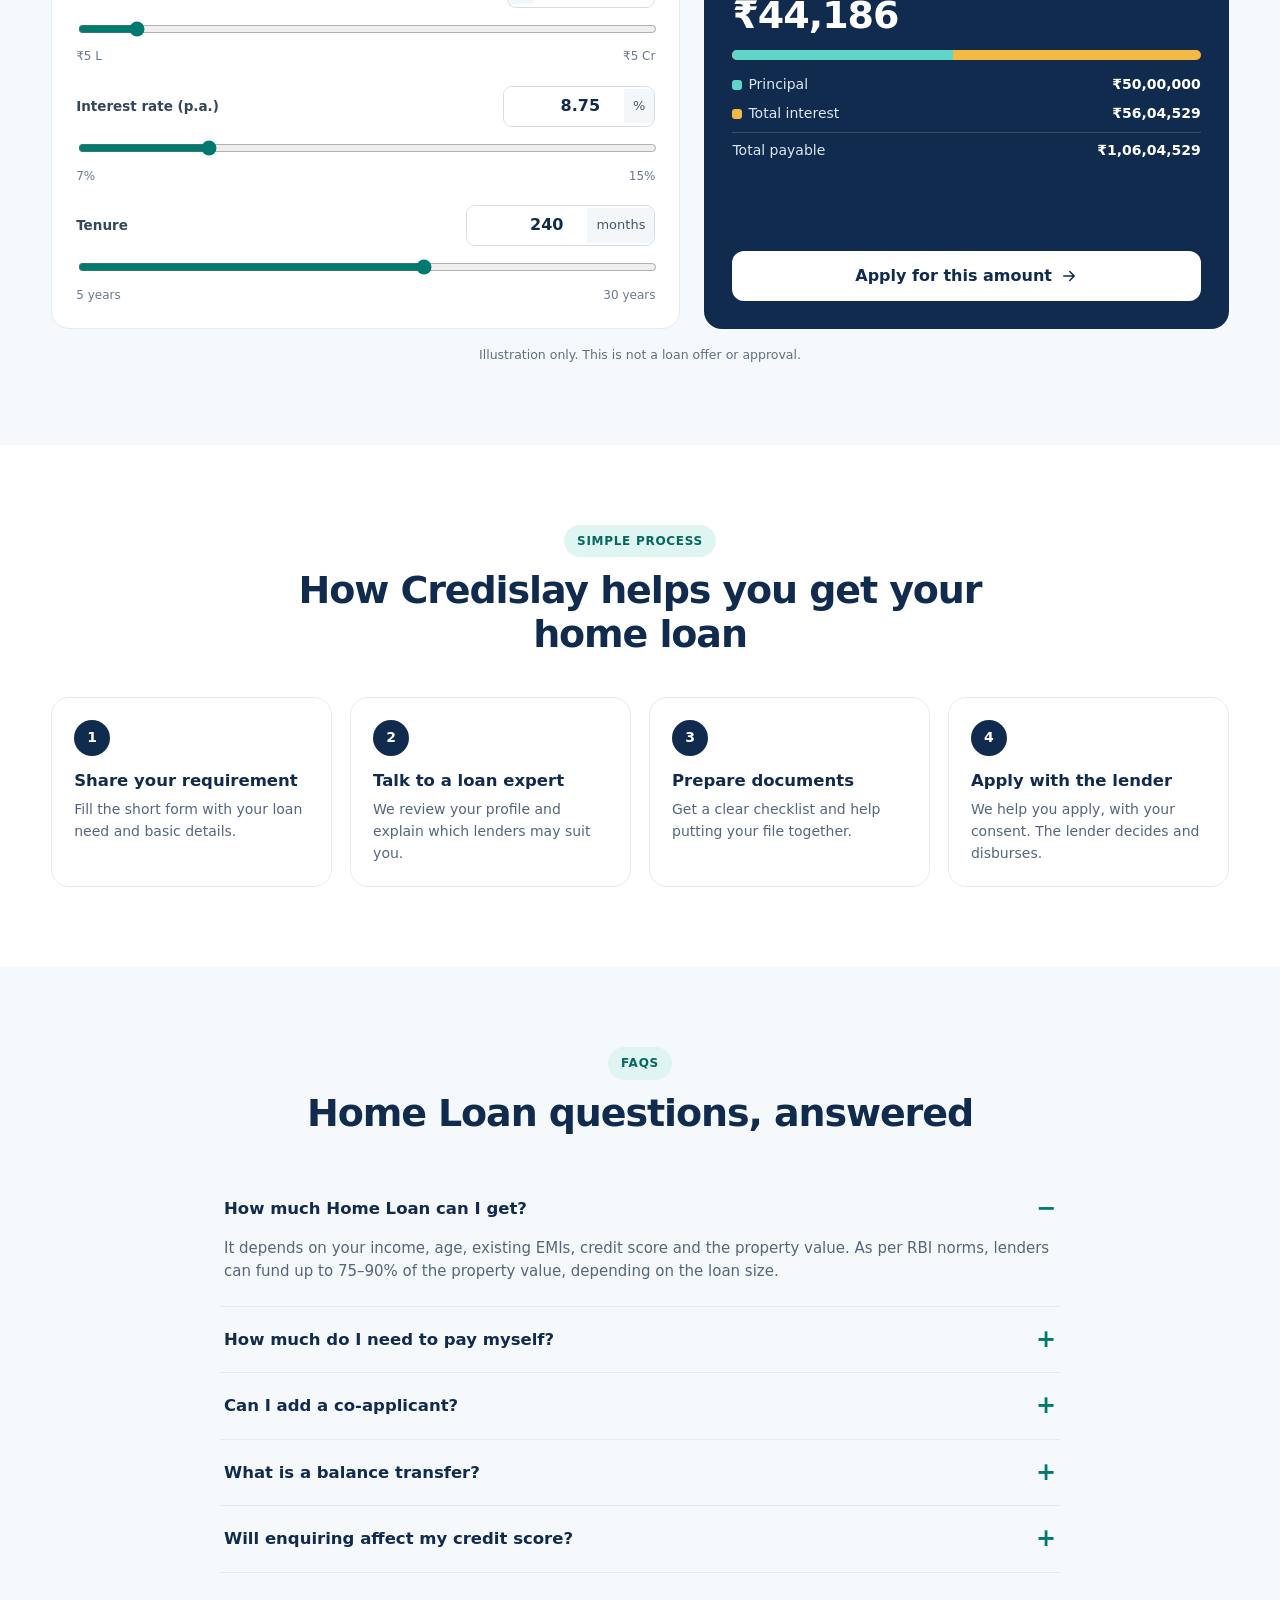
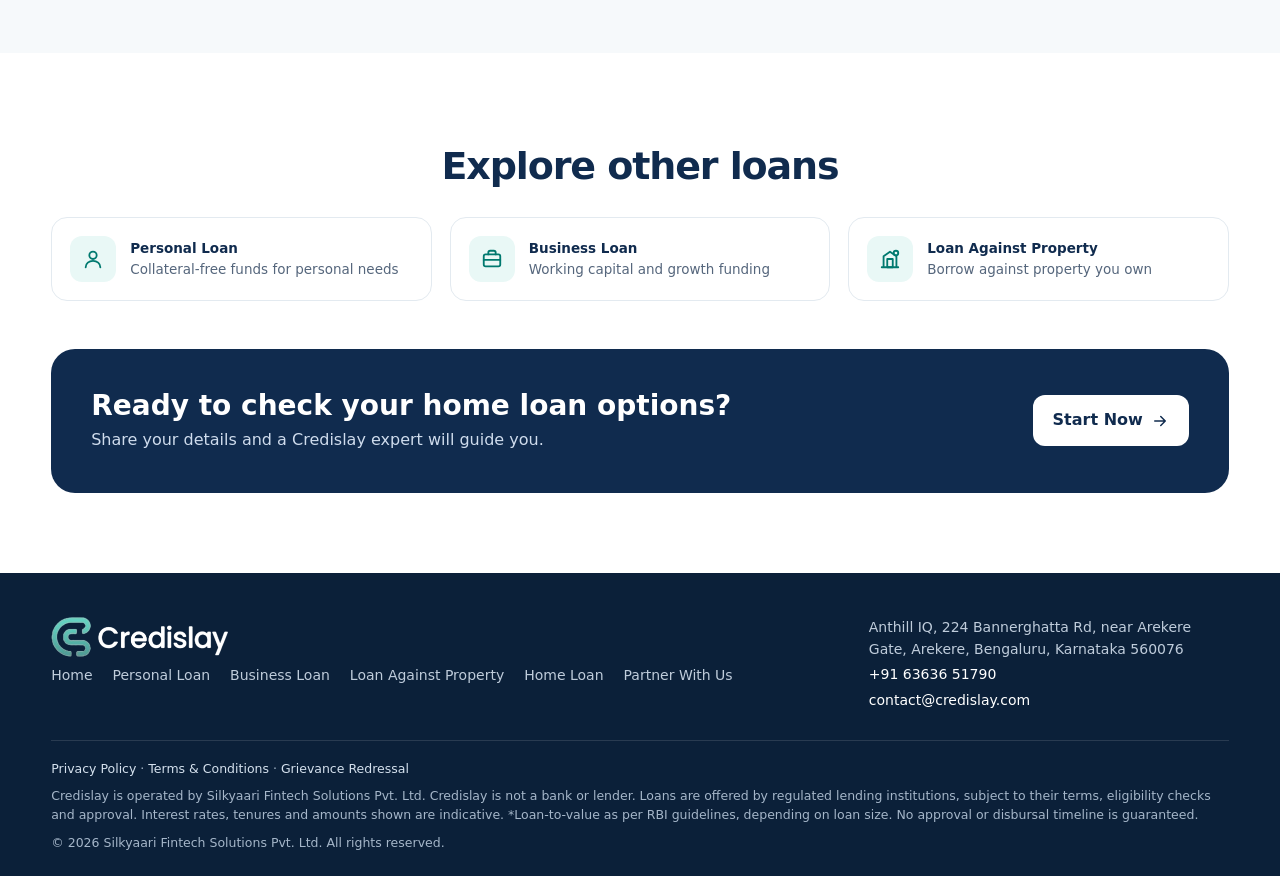
<file: home-loan.html>
<!doctype html>
<html lang="en">
<head>
<meta charset="utf-8">
<meta name="viewport" content="width=device-width,initial-scale=1">
<meta name="description" content="Apply for a Home Loan with Credislay. Finance for buying a ready or under-construction home, construction on your plot, balance transfers and top-ups.">
<meta name="theme-color" content="#102b4e">
<title>Home Loan – Buy, Build or Transfer Your Home Loan | Credislay</title>
<link rel="icon" type="image/png" href="assets/credislay-icon.png">
<link rel="apple-touch-icon" href="assets/apple-touch-icon.png">
<style>
:root{--navy:#102b4e;--navy2:#0b2039;--teal:#3fbfad;--tealD:#00796f;--mint:#e9f8f6;--ink:#1b2c42;--muted:#55667c;--line:#e3eaf0;--bg:#f6f9fb;--gold:#f4b942}
*{box-sizing:border-box}html{scroll-behavior:smooth}body{margin:0;font-family:Inter,ui-sans-serif,system-ui,-apple-system,"Segoe UI",sans-serif;color:var(--ink);background:#fff;line-height:1.55;-webkit-font-smoothing:antialiased}
a{color:inherit;text-decoration:none}button,input,select{font:inherit}img{max-width:100%}
:focus-visible{outline:3px solid #08a99b80;outline-offset:2px}
.container{width:min(1180px,92%);margin:auto}
svg.i{width:22px;height:22px;fill:none;stroke:currentColor;stroke-width:2;stroke-linecap:round;stroke-linejoin:round;flex:none}
.topbar{background:var(--navy2);color:#dce8f5;font-size:13px;padding:8px 0}
.topbar .container{display:flex;justify-content:space-between;align-items:center;gap:6px 18px;flex-wrap:wrap}
.topbar .warn{display:flex;gap:8px;align-items:center}.topbar .warn svg{width:16px;height:16px;color:var(--gold)}
.topbar a{color:#fff;font-weight:650}
.nav{position:sticky;top:0;z-index:30;background:#ffffffee;backdrop-filter:blur(12px);border-bottom:1px solid var(--line)}
.navin{height:70px;display:flex;align-items:center;justify-content:space-between;gap:16px}
.brand{display:flex;align-items:center;gap:10px;font-size:23px;font-weight:850;color:var(--navy);letter-spacing:-1px}
.brandLogo{height:38px;width:auto;display:block}.footer .brandLogo{height:40px}
.navlinks{display:flex;align-items:center;gap:22px;font-size:14.5px;font-weight:650;color:#34465c}
.navlinks a{padding:10px 0}.navlinks a:hover{color:var(--tealD)}.navlinks a[aria-current="page"]{color:var(--tealD)}
.btn{border:0;border-radius:12px;padding:13px 20px;min-height:46px;background:var(--tealD);color:#fff;font-weight:750;cursor:pointer;display:inline-flex;justify-content:center;align-items:center;gap:8px;transition:.2s}
.btn:hover{background:#00665e;transform:translateY(-1px)}
.btn.secondary{background:#fff;color:var(--navy);border:1px solid #cfdbe5}.btn.secondary:hover{background:#f3f7fa}
.btn.block{width:100%}.btn[disabled]{opacity:.7;cursor:wait;transform:none}
.hero{background:linear-gradient(180deg,#eef9f7 0%,#f7fafd 75%,#fff 100%);padding:44px 0 72px}
.crumbs{font-size:13px;color:#5f6f82;margin-bottom:22px}.crumbs a{color:var(--tealD);font-weight:650}
.heroGrid{display:grid;grid-template-columns:1.05fr .95fr;gap:48px;align-items:start}
.eyebrow{display:inline-flex;gap:8px;align-items:center;color:#05675f;background:#dff5f1;padding:7px 13px;border-radius:30px;font-size:12px;font-weight:800;letter-spacing:.06em;text-transform:uppercase}
.eyebrow svg{width:16px;height:16px}
.hero h1{font-size:clamp(34px,4.6vw,54px);line-height:1.08;letter-spacing:-2px;color:var(--navy);margin:18px 0 16px}
.hero h1 span{color:var(--tealD)}
.lead{font-size:18px;color:var(--muted);margin:0 0 26px;max-width:560px}
.stats{display:grid;grid-template-columns:repeat(3,1fr);gap:12px;margin-bottom:26px;max-width:580px}
.stat{background:#fff;border:1px solid var(--line);border-radius:14px;padding:14px 16px}
.stat b{display:block;color:var(--navy);font-size:18px;letter-spacing:-.3px}.stat span{font-size:12.5px;color:var(--muted)}
.ticks{list-style:none;padding:0;margin:0;display:grid;gap:10px}
.ticks li{display:flex;gap:10px;align-items:flex-start;font-size:15px;color:#2f4258}.ticks svg{width:20px;height:20px;color:var(--tealD);margin-top:1px}
.formCard{background:#fff;border:1px solid #e1ecef;box-shadow:0 28px 70px -20px #163f5433;border-radius:22px;padding:26px;position:relative;scroll-margin-top:90px}
.formCard h2{margin:0 0 4px;color:var(--navy);font-size:21px}
.formCard .sub{margin:0 0 18px;color:var(--muted);font-size:14px}
.formgrid{display:grid;grid-template-columns:1fr 1fr;gap:12px}.span2{grid-column:span 2}
.field{display:grid;gap:6px}
.field label{font-size:12.5px;font-weight:750;color:#33465c}
.field input,.field select{width:100%;padding:12px 13px;min-height:46px;border:1px solid #d3dee7;border-radius:10px;background:#fff;color:var(--ink);outline:none}
.field input:focus,.field select:focus{border-color:var(--teal);box-shadow:0 0 0 3px #08a99b22}
.money{display:flex;border:1px solid #d3dee7;border-radius:10px;overflow:hidden}.money span{padding:12px;background:#f3f7fa;color:#44566b;border-right:1px solid #d3dee7}
.money input{border:0;border-radius:0;min-width:0}.money:focus-within{border-color:var(--teal);box-shadow:0 0 0 3px #08a99b22}.money input:focus{box-shadow:none}
.consent{display:flex;gap:10px;align-items:flex-start;font-size:12.5px;color:#4b5d72;margin:4px 0}
.consent input{width:18px;height:18px;margin-top:2px;accent-color:var(--tealD);flex:none}
.consent a{color:var(--tealD);text-decoration:underline}
.fine{font-size:12px;color:#5f6f82;display:flex;gap:6px;align-items:flex-start;margin-top:10px}.fine svg{width:14px;height:14px;margin-top:2px}
.hp{position:absolute;left:-9999px;width:1px;height:1px;overflow:hidden}
.success{display:none;text-align:center;padding:28px 8px}
.success .ok{width:64px;height:64px;border-radius:50%;background:#e3f6f2;color:var(--tealD);display:grid;place-items:center;margin:0 auto 14px}
.success .ok svg{width:32px;height:32px}
.success h2{margin:0 0 8px}.success p{color:var(--muted);margin:0 0 18px}
.formCard.done form{display:none}.formCard.done .success{display:block}.formCard.done .formHead{display:none}
.section{padding:80px 0}.section.soft{background:var(--bg)}
.head{text-align:center;max-width:700px;margin:0 auto 40px}
.head h2{font-size:clamp(27px,3.2vw,38px);line-height:1.15;letter-spacing:-1.1px;color:var(--navy);margin:12px 0 10px}
.head p{color:var(--muted);margin:0}
.feat{display:grid;grid-template-columns:repeat(3,1fr);gap:18px}
.card{background:#fff;border:1px solid var(--line);border-radius:18px;padding:24px}
.card .ico{width:48px;height:48px;border-radius:14px;background:var(--mint);color:var(--tealD);display:grid;place-items:center;margin-bottom:14px}
.card h3{margin:0 0 6px;color:var(--navy);font-size:17px}.card p{margin:0;color:var(--muted);font-size:14.5px}
.uses{display:flex;flex-wrap:wrap;gap:10px;justify-content:center}
.use{display:inline-flex;align-items:center;gap:8px;background:#fff;border:1px solid var(--line);border-radius:30px;padding:10px 16px;font-weight:650;color:var(--navy);font-size:14.5px}
.use svg{width:18px;height:18px;color:var(--tealD)}
.two{display:grid;grid-template-columns:1fr 1fr;gap:22px}
.list{list-style:none;padding:0;margin:0;display:grid;gap:12px}
.list li{display:flex;gap:10px;font-size:15px;color:#34465c}.list svg{width:19px;height:19px;color:var(--tealD);margin-top:2px}
.card h3.big{font-size:20px;margin-bottom:16px}
.calc{display:grid;grid-template-columns:1.2fr 1fr;gap:24px;align-items:stretch}
.slider{margin-bottom:20px}
.slider .row{display:flex;justify-content:space-between;align-items:center;gap:10px;margin-bottom:8px}
.slider label{font-size:13.5px;font-weight:750;color:#33465c}
.slider .val{display:flex;align-items:center;border:1px solid #d3dee7;border-radius:9px;overflow:hidden;background:#fff}
.slider .val span{padding:7px 9px;background:#f3f7fa;font-size:13px;color:#44566b}
.slider .val input{width:120px;border:0;padding:7px 9px;font-weight:750;color:var(--navy);text-align:right;outline:none}
.slider input[type=range]{width:100%;accent-color:var(--tealD);height:22px}
.slider .ends{display:flex;justify-content:space-between;font-size:12px;color:#6a7a8c}
.emiBox{background:var(--navy);color:#fff;border-radius:18px;padding:28px;display:flex;flex-direction:column;gap:14px}
.emiBox small{color:#c9d8e6;font-weight:650;font-size:13px}
.emiBox .big{font-size:38px;font-weight:850;letter-spacing:-1px;line-height:1.1}
.bar{height:10px;border-radius:6px;background:var(--gold);overflow:hidden}.bar i{display:block;height:100%;background:#5fd6c8}
.legend{display:grid;gap:7px;font-size:14px;color:#dbe6f0}.legend div{display:flex;justify-content:space-between;gap:10px}.legend b{color:#fff}
.sw{display:inline-block;width:10px;height:10px;border-radius:3px;margin-right:6px;vertical-align:middle}
.emiBox .btn{background:#fff;color:var(--navy);margin-top:auto}.emiBox .btn:hover{background:#eef4f8}
.note{font-size:12.5px;color:#5f6f82;text-align:center;margin:16px 0 0}
.steps{display:grid;grid-template-columns:repeat(4,1fr);gap:18px;list-style:none;padding:0;margin:0}
.step{padding:22px;border-radius:18px;background:#fff;border:1px solid var(--line)}
.num{width:36px;height:36px;border-radius:50%;background:var(--navy);color:#fff;display:grid;place-items:center;font-weight:850;font-size:14px;margin-bottom:12px}
.step h3{font-size:16.5px;color:var(--navy);margin:0 0 6px}.step p{font-size:14px;color:var(--muted);margin:0}
.faq{max-width:840px;margin:auto}
.faq details{border-bottom:1px solid var(--line);padding:4px}
.faq summary{font-weight:750;color:var(--navy);cursor:pointer;padding:16px 0;list-style:none;display:flex;justify-content:space-between;gap:16px;font-size:16.5px}
.faq summary::-webkit-details-marker{display:none}
.faq summary::after{content:"+";font-size:24px;line-height:1;color:var(--tealD);flex:none}
.faq details[open] summary::after{content:"−"}
.faq p{color:var(--muted);font-size:15px;margin:0 0 18px}
.others{display:grid;grid-template-columns:repeat(3,1fr);gap:18px}
.other{display:flex;gap:14px;align-items:center;background:#fff;border:1px solid var(--line);border-radius:16px;padding:18px;transition:.2s}
.other:hover{border-color:#9fdcd4;box-shadow:0 14px 30px -18px #102b4e40;transform:translateY(-2px)}
.other .ico{width:46px;height:46px;border-radius:12px;background:var(--mint);color:var(--tealD);display:grid;place-items:center;flex:none}
.other b{display:block;color:var(--navy)}.other span{font-size:13.5px;color:var(--muted)}
.ctaBand{background:var(--navy);color:#fff;border-radius:24px;padding:40px;display:flex;justify-content:space-between;align-items:center;gap:20px;flex-wrap:wrap}
.ctaBand h2{margin:0 0 6px;font-size:28px;line-height:1.2}.ctaBand p{margin:0;color:#cfdced}
.ctaBand .btn{background:#fff;color:var(--navy)}
.footer{background:var(--navy2);color:#bfccdb;padding:44px 0 24px;font-size:14px}
.footgrid{display:flex;flex-wrap:wrap;justify-content:space-between;gap:24px}
.footer .brand{color:#fff;font-size:21px;margin-bottom:8px}
.footer nav{display:flex;flex-wrap:wrap;gap:8px 20px}.footer nav a:hover,.footer address a:hover{color:#fff}
.footer address{font-style:normal;max-width:360px}.footer address a{display:block;color:#fff;margin-top:4px}
.legal{border-top:1px solid #ffffff1f;margin-top:28px;padding-top:18px;font-size:12.5px;color:#a5b6c9;display:grid;gap:8px}.legal p{margin:0}
.mbar{display:none}
.toast{position:fixed;bottom:22px;right:22px;max-width:380px;background:var(--navy);color:#fff;padding:14px 18px;border-radius:12px;display:none;z-index:80;box-shadow:0 10px 30px #0003}
@media(max-width:980px){.feat{grid-template-columns:repeat(2,1fr)}.steps{grid-template-columns:repeat(2,1fr)}.others{grid-template-columns:1fr}}
@media(max-width:900px){.heroGrid,.two,.calc{grid-template-columns:1fr}.navlinks{display:none}body{padding-bottom:72px}
.mbar{display:grid;grid-template-columns:1fr 1.4fr;gap:10px;position:fixed;left:0;right:0;bottom:0;z-index:40;background:#fff;border-top:1px solid var(--line);padding:10px 4%}
.toast{bottom:86px;left:4%;right:4%;max-width:none}}
@media(max-width:560px){.hero{padding:28px 0 52px}.section{padding:56px 0}.feat,.steps{grid-template-columns:1fr}.stats{grid-template-columns:1fr 1fr}
.formgrid{grid-template-columns:1fr}.span2{grid-column:auto}.formCard{padding:20px}.ctaBand{padding:28px}.navin .btn.secondary{display:none}}
@media(prefers-reduced-motion:reduce){*{transition:none!important;scroll-behavior:auto!important}}

/* Fraud-warning ticker */
.topbar .container{flex-wrap:nowrap;gap:16px}
.ticker{flex:1;min-width:0;overflow:hidden;-webkit-mask-image:linear-gradient(90deg,transparent,#000 3%,#000 97%,transparent);mask-image:linear-gradient(90deg,transparent,#000 3%,#000 97%,transparent)}
.tickerTrack{display:flex;width:max-content;animation:tickerMove 38s linear infinite}
.tick{display:inline-flex;align-items:center;gap:8px;padding-right:56px;white-space:nowrap}
.tick svg{width:16px;height:16px;color:var(--gold)}
.ticker:hover .tickerTrack{animation-play-state:paused}
.topcall{flex:none;white-space:nowrap;color:#fff;font-weight:650}
@keyframes tickerMove{to{transform:translateX(-50%)}}
/* Lending partners marquee */
.lenders{padding:36px 0 32px;background:#fff;border-bottom:1px solid var(--line)}
.lendersTitle{text-align:center;font-size:12.5px;font-weight:800;letter-spacing:.08em;text-transform:uppercase;color:#55667c;margin:0 0 18px}
.marquee{overflow:hidden;-webkit-mask-image:linear-gradient(90deg,transparent,#000 8%,#000 92%,transparent);mask-image:linear-gradient(90deg,transparent,#000 8%,#000 92%,transparent)}
.marqueeTrack{display:flex;gap:16px;width:max-content;animation:lenderMove 26s linear infinite}
.marquee:hover .marqueeTrack{animation-play-state:paused}
.lender{display:inline-flex;align-items:center;gap:10px;padding:14px 24px;border:1px solid var(--line);border-radius:14px;background:#f7fafc;font-weight:750;color:var(--navy);font-size:16px;white-space:nowrap}
.lender svg{width:20px;height:20px;color:var(--tealD);flex:none}
.lendersNote{text-align:center;font-size:12.5px;color:#5f6f82;margin:16px 0 0}
@keyframes lenderMove{to{transform:translateX(calc(-50% - 8px))}}
@media(max-width:560px){.topcall{font-size:12px}.tick{font-size:12.5px}.lender{padding:12px 18px;font-size:15px}}
@media(prefers-reduced-motion:reduce){
.tickerTrack{animation:none;width:auto}.tick[aria-hidden]{display:none}.tick{white-space:normal;padding-right:0}
.marqueeTrack{animation:none;width:auto;flex-wrap:wrap;justify-content:center}.lender[aria-hidden]{display:none}}

/* Enquiry reference number on the thank-you screen */
.refBox{background:var(--mint);border:1px dashed #9fdcd4;border-radius:14px;padding:14px 16px;display:grid;gap:4px;font-size:13px;color:#2f4a55;margin:0 0 16px}
.refBox[hidden]{display:none}
.refBox b{font-size:22px;letter-spacing:.5px;color:var(--navy);font-family:ui-monospace,SFMono-Regular,Menlo,Consolas,monospace}
.refBox span{font-size:12px}
</style>
</head>
<body>
<svg width="0" height="0" style="position:absolute" aria-hidden="true">
<symbol id="i-user" viewBox="0 0 24 24"><circle cx="12" cy="8" r="4"/><path d="M4 21c0-4 3.6-7 8-7s8 3 8 7"/></symbol>
<symbol id="i-biz" viewBox="0 0 24 24"><rect x="3" y="7" width="18" height="13" rx="2"/><path d="M8 7V5a2 2 0 0 1 2-2h4a2 2 0 0 1 2 2v2M3 13h18"/></symbol>
<symbol id="i-lap" viewBox="0 0 24 24"><path d="M3 21h18M5 21V9l7-5 7 5v12"/><rect x="9" y="12" width="6" height="9"/><circle cx="18.5" cy="5.5" r="2.5"/></symbol>
<symbol id="i-home" viewBox="0 0 24 24"><path d="M3 11l9-7 9 7"/><path d="M5 10v10h14V10"/><path d="M10 20v-5h4v5"/></symbol>
<symbol id="i-check" viewBox="0 0 24 24"><path d="M5 12l5 5L20 7"/></symbol>
<symbol id="i-arrow" viewBox="0 0 24 24"><path d="M5 12h14M13 6l6 6-6 6"/></symbol>
<symbol id="i-shield" viewBox="0 0 24 24"><path d="M12 2l8 4v6c0 5-3.5 9-8 10-4.5-1-8-5-8-10V6l8-4z"/><path d="M12 8v5M12 16h.01"/></symbol>
<symbol id="i-lock" viewBox="0 0 24 24"><rect x="4" y="10" width="16" height="11" rx="2"/><path d="M8 10V7a4 4 0 0 1 8 0v3"/></symbol>
<symbol id="i-phone" viewBox="0 0 24 24"><path d="M5 4h4l2 5-2.5 1.5a11 11 0 0 0 5 5L15 13l5 2v4a2 2 0 0 1-2 2A16 16 0 0 1 3 6a2 2 0 0 1 2-2"/></symbol>
<symbol id="i-clock" viewBox="0 0 24 24"><circle cx="12" cy="12" r="9"/><path d="M12 7v5l3 2"/></symbol>
<symbol id="i-doc" viewBox="0 0 24 24"><path d="M14 3H7a2 2 0 0 0-2 2v14a2 2 0 0 0 2 2h10a2 2 0 0 0 2-2V8z"/><path d="M14 3v5h5M9 13h6M9 17h6"/></symbol>
<symbol id="i-percent" viewBox="0 0 24 24"><path d="M19 5L5 19"/><circle cx="7" cy="7" r="2.5"/><circle cx="17" cy="17" r="2.5"/></symbol>
<symbol id="i-hand" viewBox="0 0 24 24"><path d="M7 11l3-3a2 2 0 0 1 3 0l5 5"/><path d="M3 13l4-4M21 13l-4 4-3-1-3 3-3-1-3 1"/></symbol>
<symbol id="i-trend" viewBox="0 0 24 24"><path d="M3 17l6-6 4 4 8-8"/><path d="M15 7h6v6"/></symbol>
<symbol id="i-key" viewBox="0 0 24 24"><circle cx="8" cy="15" r="4"/><path d="M11 12l9-9M17 6l3 3M15 8l2 2"/></symbol>
<symbol id="i-swap" viewBox="0 0 24 24"><path d="M7 4L3 8l4 4M3 8h14M17 20l4-4-4-4M21 16H7"/></symbol>
<symbol id="i-heart" viewBox="0 0 24 24"><path d="M12 20s-7-4.4-7-10a4 4 0 0 1 7-2.6A4 4 0 0 1 19 10c0 5.6-7 10-7 10z"/></symbol>
<symbol id="i-plane" viewBox="0 0 24 24"><path d="M2 14l20-8-8 16-2-6z"/></symbol>
<symbol id="i-cap" viewBox="0 0 24 24"><path d="M2 9l10-5 10 5-10 5z"/><path d="M6 11v5c3 2 9 2 12 0v-5"/></symbol>
<symbol id="i-tool" viewBox="0 0 24 24"><path d="M14 6a4 4 0 0 0 5 5l-9 9a2 2 0 0 1-3-3z"/></symbol>
<symbol id="i-ring" viewBox="0 0 24 24"><circle cx="12" cy="15" r="6"/><path d="M9 4h6l-3 5z"/></symbol>
<symbol id="i-box" viewBox="0 0 24 24"><path d="M3 7l9-4 9 4v10l-9 4-9-4z"/><path d="M3 7l9 4 9-4M12 11v10"/></symbol>
<symbol id="i-gear" viewBox="0 0 24 24"><circle cx="12" cy="12" r="3"/><path d="M19 12a7 7 0 0 0-.1-1.2l2-1.6-2-3.4-2.4 1a7 7 0 0 0-2-1.2L14 3h-4l-.5 2.6a7 7 0 0 0-2 1.2l-2.4-1-2 3.4 2 1.6a7 7 0 0 0 0 2.4l-2 1.6 2 3.4 2.4-1a7 7 0 0 0 2 1.2L10 21h4l.5-2.6a7 7 0 0 0 2-1.2l2.4 1 2-3.4-2-1.6c.1-.4.1-.8.1-1.2z"/></symbol>
<symbol id="i-store" viewBox="0 0 24 24"><path d="M3 9l1.5-5h15L21 9"/><path d="M4 9v11h16V9M3 9h18M9 20v-6h6v6"/></symbol>
<symbol id="i-build" viewBox="0 0 24 24"><path d="M4 21V5l8-3 8 3v16"/><path d="M9 9h1M14 9h1M9 13h1M14 13h1M10 21v-4h4v4"/></symbol>
<symbol id="i-plus" viewBox="0 0 24 24"><circle cx="12" cy="12" r="9"/><path d="M12 8v8M8 12h8"/></symbol>
</svg>

<div class="topbar"><div class="container">
<div class="ticker" role="note" aria-label="Fraud warning"><div class="tickerTrack"><span class="tick"><svg class="i"><use href="#i-shield"/></svg>Beware of fraud: Credislay never asks for payment to approve a loan. Pay only lenders directly, through official channels.</span><span class="tick" aria-hidden="true"><svg class="i"><use href="#i-shield"/></svg>Beware of fraud: Credislay never asks for payment to approve a loan. Pay only lenders directly, through official channels.</span><span class="tick" aria-hidden="true"><svg class="i"><use href="#i-shield"/></svg>Beware of fraud: Credislay never asks for payment to approve a loan. Pay only lenders directly, through official channels.</span><span class="tick" aria-hidden="true"><svg class="i"><use href="#i-shield"/></svg>Beware of fraud: Credislay never asks for payment to approve a loan. Pay only lenders directly, through official channels.</span></div></div>
<a class="topcall" href="tel:+916363651790">Call +91 63636 51790</a>
</div></div>

<header class="nav"><div class="container navin">
<a class="brand" href="index.html"><img class="brandLogo" src="assets/credislay-logo.png" alt="Credislay" width="168" height="38"></a>
<nav class="navlinks" aria-label="Loans">
<a href="personal-loan.html">Personal Loan</a><a href="business-loan.html">Business Loan</a><a href="loan-against-property.html">Loan Against Property</a><a href="home-loan.html" aria-current="page">Home Loan</a>
</nav>
<div style="display:flex;gap:10px"><a class="btn secondary" href="tel:+916363651790"><svg class="i" style="width:18px;height:18px"><use href="#i-phone"/></svg>Call</a><a class="btn" href="#apply">Apply Now</a></div>
</div></header>

<main>
<section class="hero"><div class="container">
<div class="crumbs"><a href="index.html">Home</a> / Home Loan</div>
<div class="heroGrid"><div>
<div class="eyebrow"><svg class="i"><use href="#i-home"/></svg>Home Loan</div>
<h1>Home Loan to <span>buy, build or switch</span></h1>
<p class="lead">Finance a ready or under-construction home, build on your own plot, or move your existing home loan to a better deal. We guide you from eligibility to lender sanction.</p>
<div class="stats"><div class="stat"><b>Up to 30 yrs</b><span>Typical tenure</span></div><div class="stat"><b>Up to 75–90%</b><span>of property value*</span></div><div class="stat"><b>Tax benefits</b><span>may apply</span></div></div>
<ul class="ticks"><li><svg class="i"><use href="#i-check"/></svg><span>New purchase, construction, balance transfer and top-up</span></li><li><svg class="i"><use href="#i-check"/></svg><span>For salaried and self-employed buyers</span></li><li><svg class="i"><use href="#i-check"/></svg><span>Help comparing lenders and documents</span></li></ul>
</div>

<div class="formCard" id="apply">
<div class="formHead"><h2>Check your Home Loan eligibility</h2><p class="sub">Takes 2 minutes. Our loan expert will call you back.</p></div>
<form id="leadForm" novalidate>
<input type="hidden" name="loanType" value="Home Loan">
<input type="hidden" name="landingPage" value="Home Loan page">
<div class="formgrid">
<div class="field span2"><label for="loanPurpose">What do you need?</label><select id="loanPurpose" name="loanPurpose" required><option value="">Select</option><option>Buy a ready home</option><option>Buy an under-construction home</option><option>Construct on my plot</option><option>Plot + construction</option><option>Balance transfer</option><option>Top-up on existing home loan</option></select></div>
<div class="field"><label for="amount">Loan amount needed</label><div class="money"><span>₹</span><input id="amount" name="amount" type="number" min="10000" step="1000" inputmode="numeric" placeholder="e.g. 50,00,000" required></div></div>
<div class="field"><label for="propertyValue">Property value</label><div class="money"><span>₹</span><input id="propertyValue" name="propertyValue" type="number" min="100000" step="1000" inputmode="numeric" placeholder="e.g. 70,00,000" required></div></div>
<div class="field"><label for="employment">Employment type</label><select id="employment" name="employment" required><option value="">Select</option><option>Salaried</option><option>Self-employed professional</option><option>Business owner</option></select></div>
<div class="field"><label for="income">Net monthly income</label><div class="money"><span>₹</span><input id="income" name="income" type="number" min="5000" step="1000" inputmode="numeric" placeholder="e.g. 1,00,000" required></div></div>
<div class="field"><label for="city">Property city</label><input id="city" name="city" autocomplete="address-level2" placeholder="e.g. Bengaluru" required></div>
<div class="field"><label for="name">Full name</label><input id="name" name="name" autocomplete="name" placeholder="As per PAN" required></div>
<div class="field span2"><label for="phone">Mobile number</label><div class="money"><span>+91</span><input id="phone" name="phone" type="tel" inputmode="numeric" autocomplete="tel-national" pattern="[6-9][0-9]{9}" maxlength="10" placeholder="10-digit mobile" required></div></div>
</div>
<div class="hp" aria-hidden="true"><label for="website">Website</label><input id="website" name="website" tabindex="-1" autocomplete="off"></div>
<label class="consent"><input type="checkbox" name="consent" value="yes" required><span>I agree that Credislay may contact me by call, SMS or WhatsApp about this enquiry, and I accept the <a href="index.html#privacy">Privacy Policy</a> and <a href="index.html#terms">Terms</a>.</span></label>
<button class="btn block" type="submit" style="margin-top:8px">Check My Eligibility <svg class="i" style="width:18px;height:18px"><use href="#i-arrow"/></svg></button>
<div class="fine"><svg class="i"><use href="#i-lock"/></svg><span>Your details are used only for this enquiry. Enquiring does not affect your credit score.</span></div>
</form>
<div class="success" role="status" aria-live="polite">
<div class="ok"><svg class="i"><use href="#i-check"/></svg></div>
<h2 style="color:var(--navy)">Thank you! We've received your enquiry.</h2>
<p class="refBox" id="refBox" hidden>Your enquiry ID<b id="refId"></b><span>Please keep this number for future reference.</span></p>
<p>A Credislay loan expert will call you shortly on the number you shared, usually within one working day.</p>
<a class="btn secondary" href="tel:+916363651790"><svg class="i" style="width:18px;height:18px"><use href="#i-phone"/></svg>Call us now</a>
</div>
</div>
</div>
</div></section>

<!-- LENDING PARTNERS (edit names in assets/lenders.js) -->
<section class="lenders" id="lenders" aria-labelledby="lendersTitle"><div class="container">
<p class="lendersTitle" id="lendersTitle">Explore loan options from our lending partners</p>
<div class="marquee"><div class="marqueeTrack" id="lenderTrack"></div></div>
<p class="lendersNote">Loans are offered by regulated banks and NBFCs, subject to their own checks and approval.</p>
</div></section>
<script src="assets/lenders.js"></script>

<section class="section"><div class="container">
<div class="head"><div class="eyebrow">Why choose this loan</div><h2>A smoother path to your own home</h2></div>
<div class="feat"><div class="card"><div class="ico"><svg class="i"><use href="#i-clock"/></svg></div><h3>Long tenure</h3><p>Spread repayment over up to 30 years for comfortable EMIs.</p></div><div class="card"><div class="ico"><svg class="i"><use href="#i-percent"/></svg></div><h3>Competitive rates</h3><p>Home loans are among the lowest-cost loans available.</p></div><div class="card"><div class="ico"><svg class="i"><use href="#i-doc"/></svg></div><h3>Possible tax benefits</h3><p>Principal and interest may qualify for deductions. Check with your tax advisor; rules depend on your tax regime.</p></div><div class="card"><div class="ico"><svg class="i"><use href="#i-swap"/></svg></div><h3>Balance transfer</h3><p>Switch your existing home loan to a lender with better terms.</p></div><div class="card"><div class="ico"><svg class="i"><use href="#i-plus"/></svg></div><h3>Top-up loan</h3><p>Borrow extra on your existing home loan for other needs.</p></div><div class="card"><div class="ico"><svg class="i"><use href="#i-hand"/></svg></div><h3>End-to-end guidance</h3><p>From eligibility and documents to property checks and sanction.</p></div></div>
</div></section>

<section class="section soft" style="padding-top:64px;padding-bottom:64px"><div class="container">
<div class="head" style="margin-bottom:26px"><h2>Use a Home Loan to</h2></div>
<div class="uses"><span class="use"><svg class="i"><use href="#i-home"/></svg>Buy a ready home</span><span class="use"><svg class="i"><use href="#i-build"/></svg>Buy under-construction</span><span class="use"><svg class="i"><use href="#i-tool"/></svg>Build on your plot</span><span class="use"><svg class="i"><use href="#i-swap"/></svg>Transfer your loan</span><span class="use"><svg class="i"><use href="#i-plus"/></svg>Top up your loan</span><span class="use"><svg class="i"><use href="#i-gear"/></svg>Renovate or extend</span></div>
</div></section>

<section class="section"><div class="container">
<div class="head"><div class="eyebrow">Are you eligible?</div><h2>Eligibility and documents</h2><p>Typical requirements across lenders. Exact criteria depend on the lender and your profile.</p></div>
<div class="two">
<div class="card"><h3 class="big">Who can apply</h3><ul class="list"><li><svg class="i"><use href="#i-check"/></svg><span>Age typically 21 – 65 years (loan to end by 65–70)</span></li><li><svg class="i"><use href="#i-check"/></svg><span>Salaried, self-employed professional or business owner</span></li><li><svg class="i"><use href="#i-check"/></svg><span>Stable income and a healthy credit history</span></li><li><svg class="i"><use href="#i-check"/></svg><span>Property with clear title and required approvals</span></li><li><svg class="i"><use href="#i-check"/></svg><span>Own contribution for the part not funded by the lender</span></li></ul></div>
<div class="card"><h3 class="big">Documents commonly requested</h3><ul class="list"><li><svg class="i"><use href="#i-check"/></svg><span>PAN, Aadhaar and address proof of all applicants</span></li><li><svg class="i"><use href="#i-check"/></svg><span>Salary slips and Form 16, or 2–3 years' ITR</span></li><li><svg class="i"><use href="#i-check"/></svg><span>Last 6 months' bank statements</span></li><li><svg class="i"><use href="#i-check"/></svg><span>Sale agreement or allotment letter</span></li><li><svg class="i"><use href="#i-check"/></svg><span>Builder NOC, approved plan and title documents</span></li><li><svg class="i"><use href="#i-check"/></svg><span>Balance transfer: loan statement and sanction letter</span></li></ul></div>
</div>
</div></section>

<section class="section soft" id="emi-calculator"><div class="container">
<div class="head"><div class="eyebrow">Home Loan EMI calculator</div><h2>Plan your monthly EMI</h2><p>Adjust the amount, rate and tenure to see an estimate. Your actual rate is set by the lender.</p></div>
<div class="calc">
<div class="card">
<div class="slider"><div class="row"><label for="pR">Loan amount</label><div class="val"><span>₹</span><input id="p" type="number" min="500000" max="50000000" step="100000" value="5000000" aria-label="Loan amount in rupees"></div></div>
<input id="pR" type="range" min="500000" max="50000000" step="100000" value="5000000"><div class="ends"><span>₹5 L</span><span>₹5 Cr</span></div></div>
<div class="slider"><div class="row"><label for="rR">Interest rate (p.a.)</label><div class="val"><input id="r" type="number" min="7" max="15" step="0.05" value="8.75" aria-label="Interest rate percent"><span>%</span></div></div>
<input id="rR" type="range" min="7" max="15" step="0.05" value="8.75"><div class="ends"><span>7%</span><span>15%</span></div></div>
<div class="slider" style="margin-bottom:0"><div class="row"><label for="tR">Tenure</label><div class="val"><input id="t" type="number" min="60" max="360" step="12" value="240" aria-label="Tenure in months"><span>months</span></div></div>
<input id="tR" type="range" min="60" max="360" step="12" value="240"><div class="ends"><span>5 years</span><span>30 years</span></div></div>
</div>
<div class="emiBox" aria-live="polite">
<div><small>Estimated monthly EMI</small><div class="big" id="emi">₹0</div></div>
<div class="bar" aria-hidden="true"><i id="bar" style="width:80%"></i></div>
<div class="legend"><div><span><i class="sw" style="background:#5fd6c8"></i>Principal</span><b id="eP">₹0</b></div><div><span><i class="sw" style="background:var(--gold)"></i>Total interest</span><b id="eI">₹0</b></div><div style="border-top:1px solid #ffffff2a;padding-top:7px"><span>Total payable</span><b id="eT">₹0</b></div></div>
<a class="btn" href="#apply" id="useAmount">Apply for this amount <svg class="i" style="width:18px;height:18px"><use href="#i-arrow"/></svg></a>
</div>
</div>
<p class="note">Illustration only. This is not a loan offer or approval.</p>
</div></section>

<section class="section"><div class="container">
<div class="head"><div class="eyebrow">Simple process</div><h2>How Credislay helps you get your home loan</h2></div>
<ol class="steps">
<li class="step"><div class="num">1</div><h3>Share your requirement</h3><p>Fill the short form with your loan need and basic details.</p></li>
<li class="step"><div class="num">2</div><h3>Talk to a loan expert</h3><p>We review your profile and explain which lenders may suit you.</p></li>
<li class="step"><div class="num">3</div><h3>Prepare documents</h3><p>Get a clear checklist and help putting your file together.</p></li>
<li class="step"><div class="num">4</div><h3>Apply with the lender</h3><p>We help you apply, with your consent. The lender decides and disburses.</p></li>
</ol>
</div></section>

<section class="section soft"><div class="container">
<div class="head"><div class="eyebrow">FAQs</div><h2>Home Loan questions, answered</h2></div>
<div class="faq"><details open><summary>How much Home Loan can I get?</summary><p>It depends on your income, age, existing EMIs, credit score and the property value. As per RBI norms, lenders can fund up to 75–90% of the property value, depending on the loan size.</p></details><details><summary>How much do I need to pay myself?</summary><p>The part of the property cost not funded by the lender, plus stamp duty, registration and other charges, which are usually not financed.</p></details><details><summary>Can I add a co-applicant?</summary><p>Yes. Adding an earning spouse or family member can increase your eligibility. Co-owners of the property usually must be co-applicants.</p></details><details><summary>What is a balance transfer?</summary><p>Moving your existing home loan to another lender, usually for a lower rate. You can often take a top-up loan at the same time.</p></details><details><summary>Will enquiring affect my credit score?</summary><p>No. Submitting this form does not check your credit report. A lender may run a credit check later, with your consent.</p></details></div>
</div></section>

<section class="section"><div class="container">
<div class="head" style="margin-bottom:28px"><h2>Explore other loans</h2></div>
<div class="others"><a class="other" href="personal-loan.html"><span class="ico"><svg class="i"><use href="#i-user"/></svg></span><span><b>Personal Loan</b><span>Collateral-free funds for personal needs</span></span></a><a class="other" href="business-loan.html"><span class="ico"><svg class="i"><use href="#i-biz"/></svg></span><span><b>Business Loan</b><span>Working capital and growth funding</span></span></a><a class="other" href="loan-against-property.html"><span class="ico"><svg class="i"><use href="#i-lap"/></svg></span><span><b>Loan Against Property</b><span>Borrow against property you own</span></span></a></div>
<div class="ctaBand" style="margin-top:48px"><div><h2>Ready to check your home loan options?</h2><p>Share your details and a Credislay expert will guide you.</p></div><a class="btn" href="#apply">Start Now <svg class="i" style="width:18px;height:18px"><use href="#i-arrow"/></svg></a></div>
</div></section>
</main>

<footer class="footer"><div class="container">
<div class="footgrid">
<div><a class="brand" href="index.html"><img class="brandLogo" src="assets/credislay-logo-white.png" alt="Credislay" width="177" height="40"></a>
<nav aria-label="Footer"><a href="index.html">Home</a><a href="personal-loan.html">Personal Loan</a><a href="business-loan.html">Business Loan</a><a href="loan-against-property.html">Loan Against Property</a><a href="home-loan.html">Home Loan</a><a href="index.html#partners">Partner With Us</a></nav></div>
<address>Anthill IQ, 224 Bannerghatta Rd, near Arekere Gate, Arekere, Bengaluru, Karnataka 560076<a href="tel:+916363651790">+91 63636 51790</a><a href="mailto:contact@credislay.com">contact@credislay.com</a></address>
</div>
<div class="legal">
<p><a href="index.html#privacy" style="color:#d5e1ee">Privacy Policy</a> · <a href="index.html#terms" style="color:#d5e1ee">Terms &amp; Conditions</a> · <a href="index.html#grievance" style="color:#d5e1ee">Grievance Redressal</a></p>
<p>Credislay is operated by Silkyaari Fintech Solutions Pvt. Ltd. Credislay is not a bank or lender. Loans are offered by regulated lending institutions, subject to their terms, eligibility checks and approval. Interest rates, tenures and amounts shown are indicative. *Loan-to-value as per RBI guidelines, depending on loan size. No approval or disbursal timeline is guaranteed.</p>
<p>© <span id="year"></span> Silkyaari Fintech Solutions Pvt. Ltd. All rights reserved.</p>
</div>
</div></footer>

<div class="mbar"><a class="btn secondary" href="tel:+916363651790"><svg class="i" style="width:18px;height:18px"><use href="#i-phone"/></svg>Call</a><a class="btn" href="#apply">Apply Now</a></div>
<div class="toast" id="toast" role="status" aria-live="polite"></div>

<script>
/* ============================================================
   FORM → GOOGLE SHEET CONNECTION (same address as index.html)
   ============================================================ */
const GOOGLE_SHEETS_WEB_APP_URL = 'https://script.google.com/macros/s/AKfycbwbjdVGXZvbTSCa0ZLfyt7JTVvt6MowYQQNv3ppL92lUHxl5BL3RdNgS5G8L95_EYT5IQ/exec';

const $=id=>document.getElementById(id);
const inr=v=>'₹'+Math.round(v).toLocaleString('en-IN');
$('year').textContent=new Date().getFullYear();
function toast(m,ms){const t=$('toast');t.textContent=m;t.style.display='block';clearTimeout(t._h);t._h=setTimeout(()=>t.style.display='none',ms||4500)}

/* Remember ad-campaign tags (utm_source etc.) for this visit */
(function(){const q=new URLSearchParams(location.search);['utm_source','utm_medium','utm_campaign'].forEach(k=>{const v=q.get(k);try{if(v)sessionStorage.setItem(k,v)}catch(e){}})})();
function utm(k){try{return sessionStorage.getItem(k)||''}catch(e){return ''}}

/* EMI calculator */
function bind(a,b){const n=$(a),r=$(b);r.addEventListener('input',()=>{n.value=r.value;emi()});n.addEventListener('input',()=>{r.value=n.value;emi()})}
bind('p','pR');bind('r','rR');bind('t','tR');
function emi(){const P=+$('p').value,R=+$('r').value/1200,N=+$('t').value;
  if(!(P>0&&N>0&&R>=0)){$('emi').textContent='—';return}
  const e=R===0?P/N:P*R*Math.pow(1+R,N)/(Math.pow(1+R,N)-1),T=e*N;
  $('emi').textContent=inr(e);$('eP').textContent=inr(P);$('eI').textContent=inr(T-P);$('eT').textContent=inr(T);$('bar').style.width=(P/T*100).toFixed(1)+'%'}
emi();
$('useAmount').addEventListener('click',()=>{const a=$('amount');if(a){a.value=Math.round(+$('p').value);setTimeout(()=>$('name').focus({preventScroll:true}),500)}});

/* Sends a form to the Google Sheet and returns the reference number the sheet assigns
   (e.g. CSL-261123-0001). If the reply can't be read, the entry normally still arrives,
   so the visitor sees the thank-you message without a number. */
async function sendLead(data){
  try{
    const res=await fetch(GOOGLE_SHEETS_WEB_APP_URL,{method:'POST',headers:{'Content-Type':'text/plain;charset=utf-8'},body:JSON.stringify(data)});
    const out=await res.json();
    if(out&&out.ok===false){const e=new Error(out.error||'Not saved');e.fromServer=true;throw e}
    return (out&&out.id)||'';
  }catch(err){
    if(err.fromServer||!navigator.onLine)throw err;
    return '';
  }
}

/* Lead form → Google Sheet */
const form=$('leadForm');
form.addEventListener('submit',async e=>{
  e.preventDefault();
  if(!form.checkValidity()){const bad=form.querySelector(':invalid');
    toast(bad&&bad.type==='checkbox'?'Please tick the consent box to continue.':bad&&bad.name==='phone'?'Enter a valid 10-digit mobile number.':'Please fill in all required fields.');
    if(bad)bad.focus();return}
  const btn=form.querySelector('button[type="submit"]'),orig=btn.innerHTML;btn.disabled=true;btn.textContent='Submitting…';
  const data=Object.fromEntries(new FormData(form).entries());
  if(data.website){btn.disabled=false;btn.innerHTML=orig;return}
  delete data.website;
  Object.assign(data,{formType:'customer_enquiry',pageUrl:location.href,submittedAt:new Date().toISOString(),utm_source:utm('utm_source'),utm_medium:utm('utm_medium'),utm_campaign:utm('utm_campaign')});
  try{
    if(!GOOGLE_SHEETS_WEB_APP_URL.startsWith('https://script.google.com/macros/s/'))throw new Error('Endpoint not configured');
    const ref=await sendLead(data);
    form.reset();$('refId').textContent=ref;$('refBox').hidden=!ref;$('apply').classList.add('done');$('apply').scrollIntoView({behavior:'smooth',block:'center'});
  }catch(err){toast(err.fromServer?'Please check your details (especially the mobile number) and try again.':'Enquiry could not be sent. Please try again or call +91 63636 51790.')}
  finally{btn.disabled=false;btn.innerHTML=orig}
});
</script>
</body>
</html>
</file>
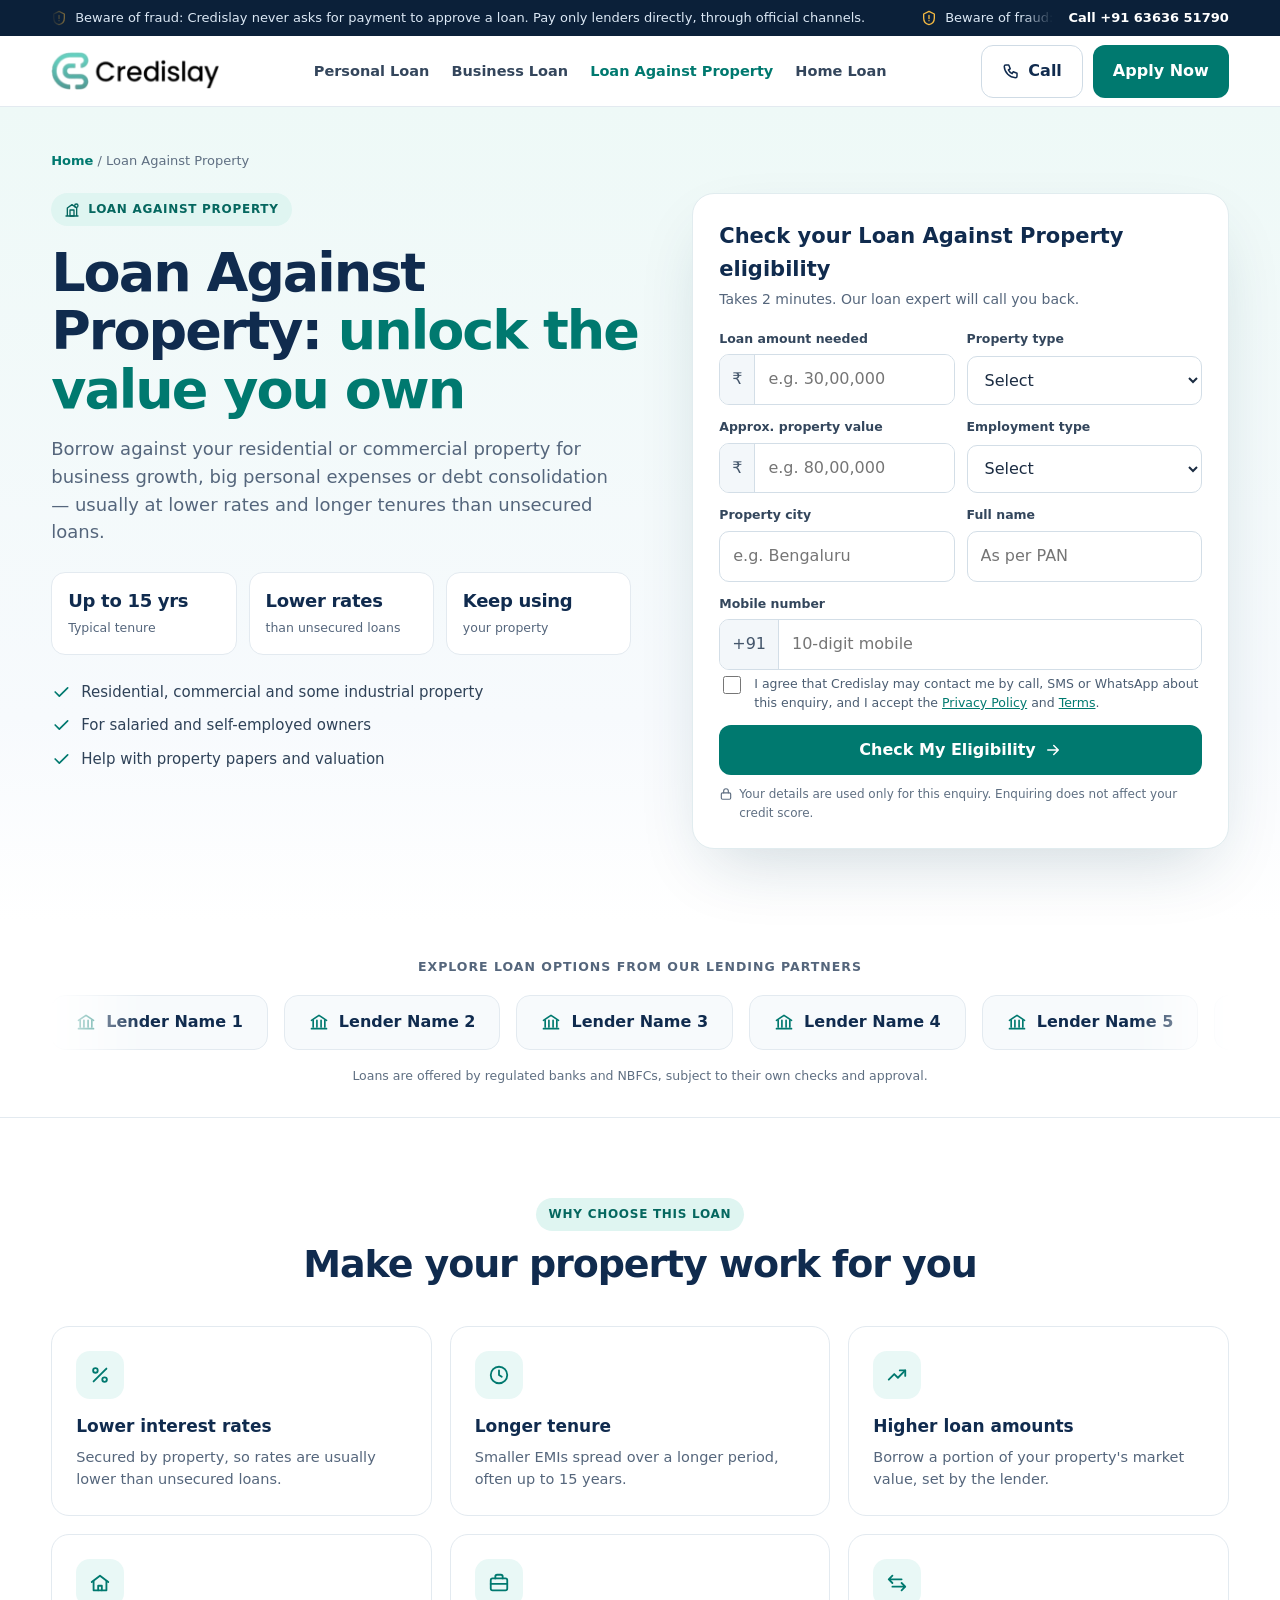
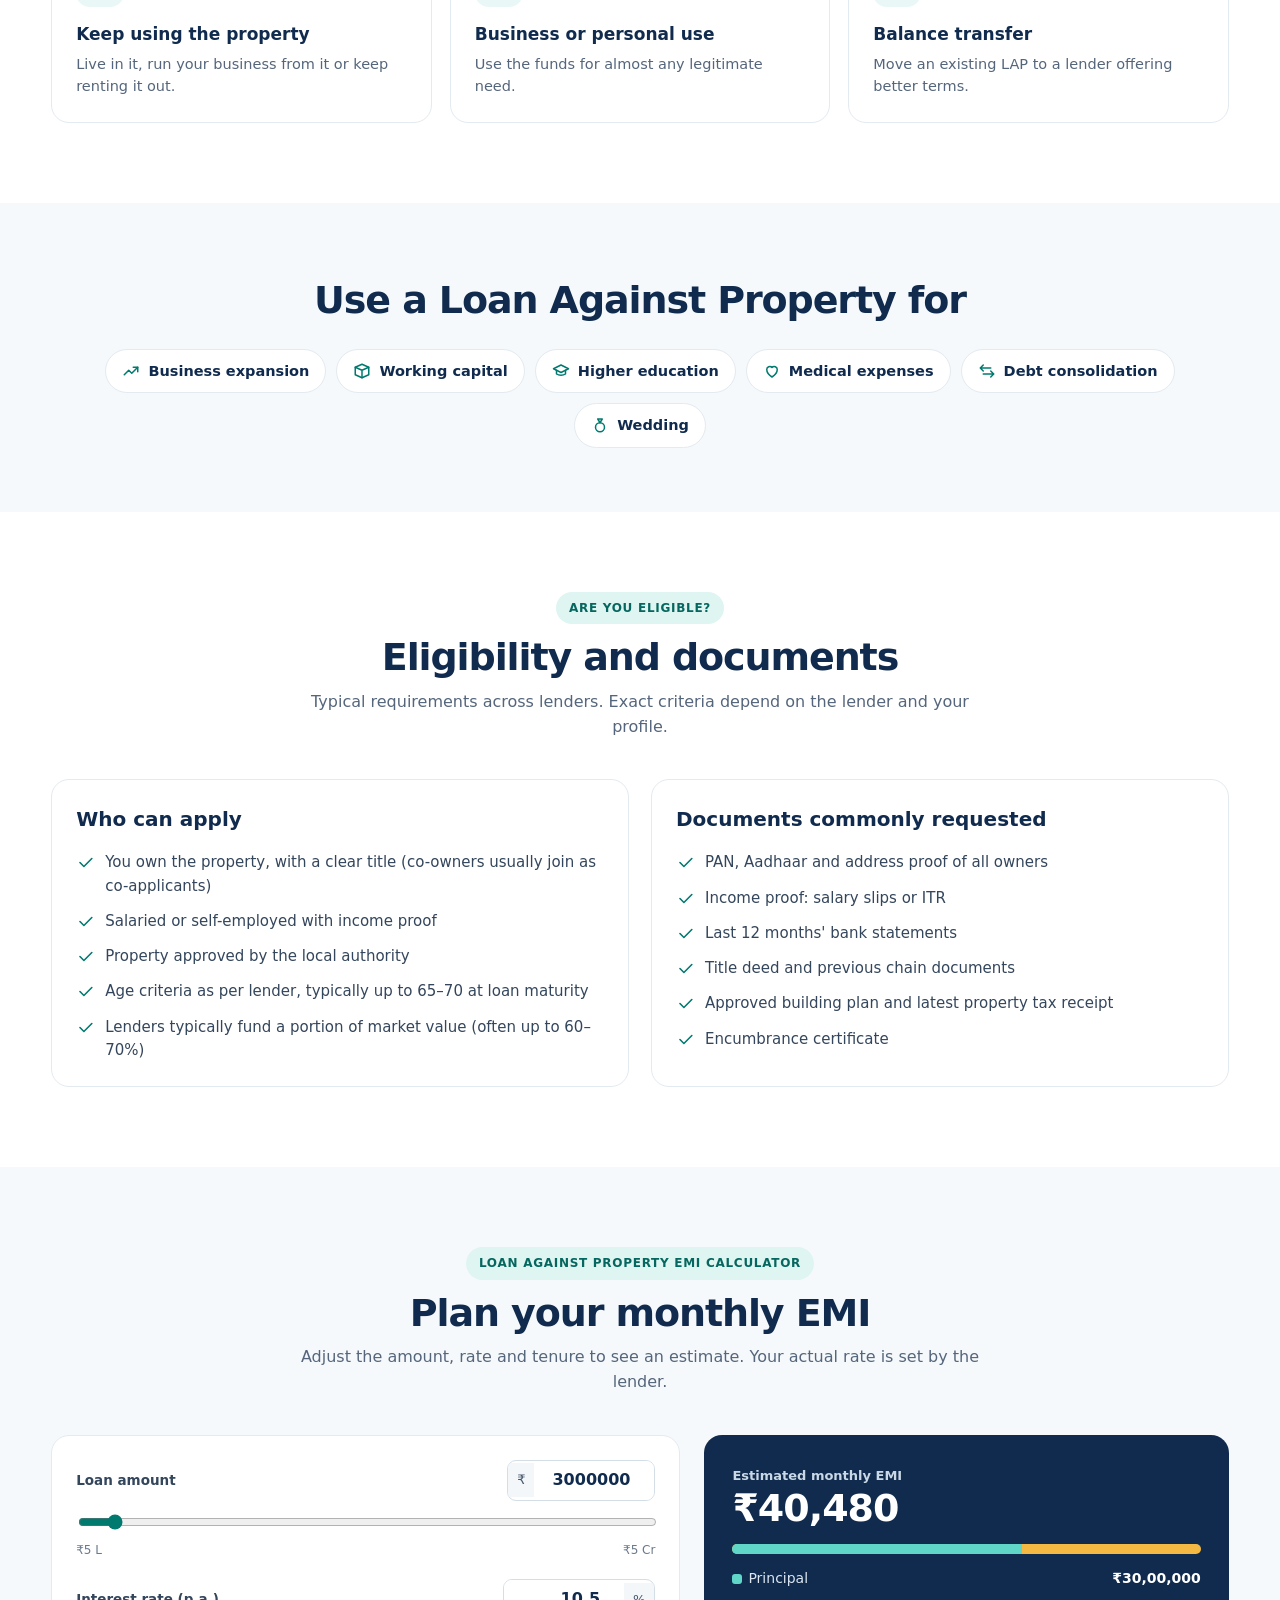
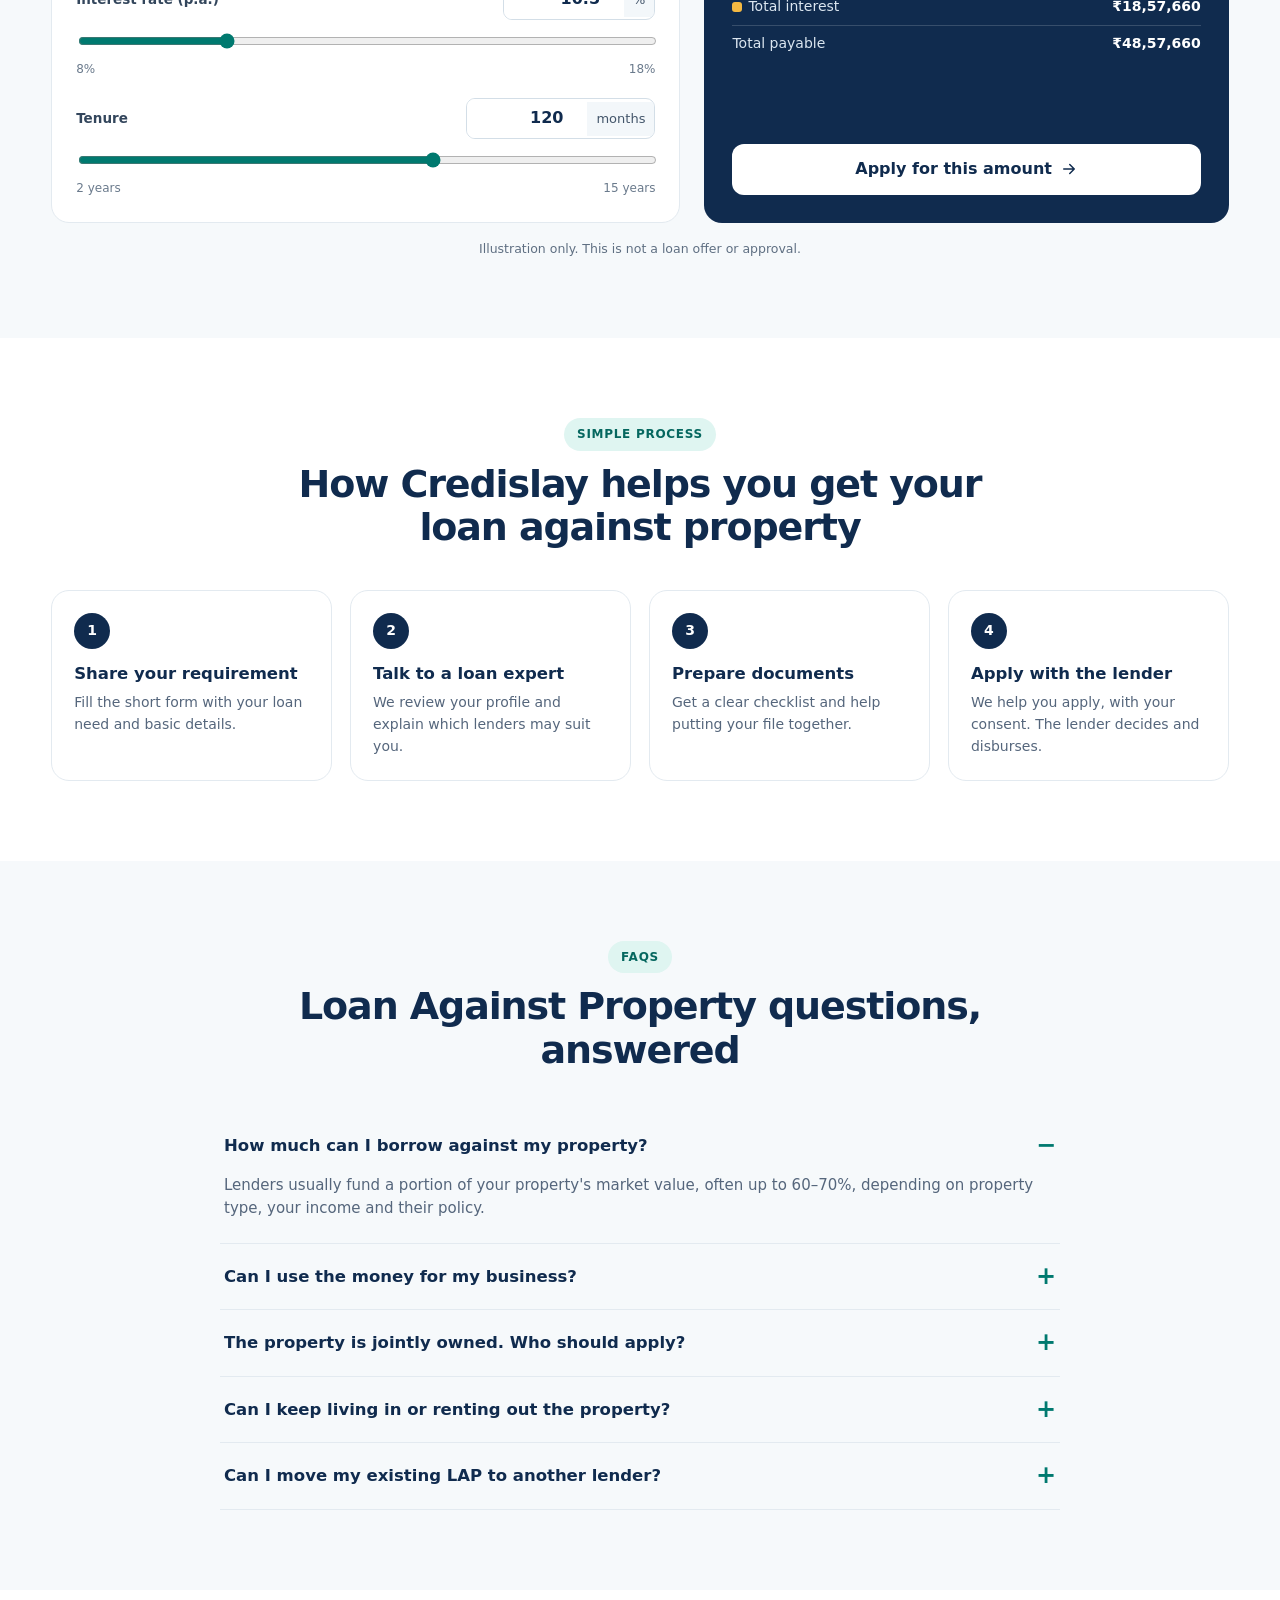
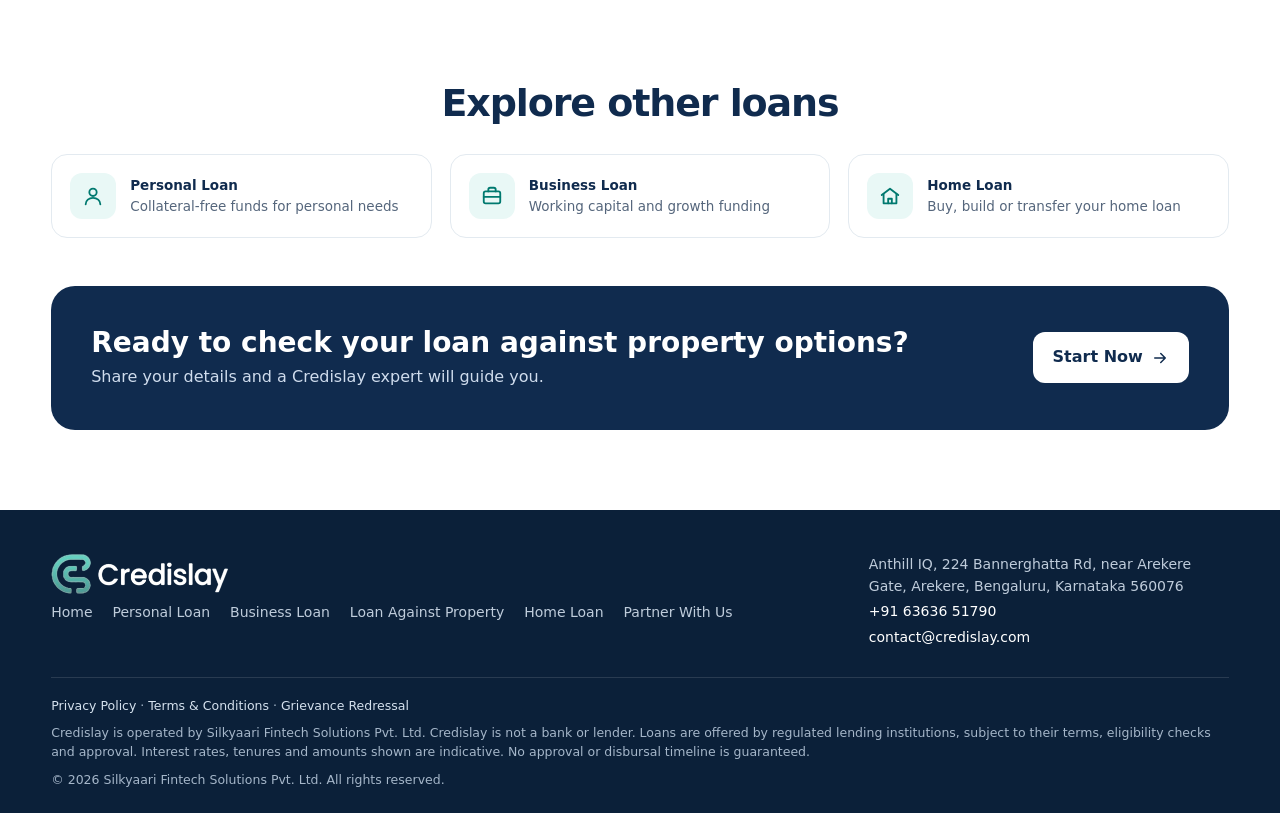
<file: loan-against-property.html>
<!doctype html>
<html lang="en">
<head>
<meta charset="utf-8">
<meta name="viewport" content="width=device-width,initial-scale=1">
<meta name="description" content="Apply for a Loan Against Property with Credislay. Borrow against residential or commercial property for business or personal needs, with longer tenures.">
<meta name="theme-color" content="#102b4e">
<title>Loan Against Property – Unlock Your Property's Value | Credislay</title>
<link rel="icon" type="image/png" href="assets/credislay-icon.png">
<link rel="apple-touch-icon" href="assets/apple-touch-icon.png">
<style>
:root{--navy:#102b4e;--navy2:#0b2039;--teal:#3fbfad;--tealD:#00796f;--mint:#e9f8f6;--ink:#1b2c42;--muted:#55667c;--line:#e3eaf0;--bg:#f6f9fb;--gold:#f4b942}
*{box-sizing:border-box}html{scroll-behavior:smooth}body{margin:0;font-family:Inter,ui-sans-serif,system-ui,-apple-system,"Segoe UI",sans-serif;color:var(--ink);background:#fff;line-height:1.55;-webkit-font-smoothing:antialiased}
a{color:inherit;text-decoration:none}button,input,select{font:inherit}img{max-width:100%}
:focus-visible{outline:3px solid #08a99b80;outline-offset:2px}
.container{width:min(1180px,92%);margin:auto}
svg.i{width:22px;height:22px;fill:none;stroke:currentColor;stroke-width:2;stroke-linecap:round;stroke-linejoin:round;flex:none}
.topbar{background:var(--navy2);color:#dce8f5;font-size:13px;padding:8px 0}
.topbar .container{display:flex;justify-content:space-between;align-items:center;gap:6px 18px;flex-wrap:wrap}
.topbar .warn{display:flex;gap:8px;align-items:center}.topbar .warn svg{width:16px;height:16px;color:var(--gold)}
.topbar a{color:#fff;font-weight:650}
.nav{position:sticky;top:0;z-index:30;background:#ffffffee;backdrop-filter:blur(12px);border-bottom:1px solid var(--line)}
.navin{height:70px;display:flex;align-items:center;justify-content:space-between;gap:16px}
.brand{display:flex;align-items:center;gap:10px;font-size:23px;font-weight:850;color:var(--navy);letter-spacing:-1px}
.brandLogo{height:38px;width:auto;display:block}.footer .brandLogo{height:40px}
.navlinks{display:flex;align-items:center;gap:22px;font-size:14.5px;font-weight:650;color:#34465c}
.navlinks a{padding:10px 0}.navlinks a:hover{color:var(--tealD)}.navlinks a[aria-current="page"]{color:var(--tealD)}
.btn{border:0;border-radius:12px;padding:13px 20px;min-height:46px;background:var(--tealD);color:#fff;font-weight:750;cursor:pointer;display:inline-flex;justify-content:center;align-items:center;gap:8px;transition:.2s}
.btn:hover{background:#00665e;transform:translateY(-1px)}
.btn.secondary{background:#fff;color:var(--navy);border:1px solid #cfdbe5}.btn.secondary:hover{background:#f3f7fa}
.btn.block{width:100%}.btn[disabled]{opacity:.7;cursor:wait;transform:none}
.hero{background:linear-gradient(180deg,#eef9f7 0%,#f7fafd 75%,#fff 100%);padding:44px 0 72px}
.crumbs{font-size:13px;color:#5f6f82;margin-bottom:22px}.crumbs a{color:var(--tealD);font-weight:650}
.heroGrid{display:grid;grid-template-columns:1.05fr .95fr;gap:48px;align-items:start}
.eyebrow{display:inline-flex;gap:8px;align-items:center;color:#05675f;background:#dff5f1;padding:7px 13px;border-radius:30px;font-size:12px;font-weight:800;letter-spacing:.06em;text-transform:uppercase}
.eyebrow svg{width:16px;height:16px}
.hero h1{font-size:clamp(34px,4.6vw,54px);line-height:1.08;letter-spacing:-2px;color:var(--navy);margin:18px 0 16px}
.hero h1 span{color:var(--tealD)}
.lead{font-size:18px;color:var(--muted);margin:0 0 26px;max-width:560px}
.stats{display:grid;grid-template-columns:repeat(3,1fr);gap:12px;margin-bottom:26px;max-width:580px}
.stat{background:#fff;border:1px solid var(--line);border-radius:14px;padding:14px 16px}
.stat b{display:block;color:var(--navy);font-size:18px;letter-spacing:-.3px}.stat span{font-size:12.5px;color:var(--muted)}
.ticks{list-style:none;padding:0;margin:0;display:grid;gap:10px}
.ticks li{display:flex;gap:10px;align-items:flex-start;font-size:15px;color:#2f4258}.ticks svg{width:20px;height:20px;color:var(--tealD);margin-top:1px}
.formCard{background:#fff;border:1px solid #e1ecef;box-shadow:0 28px 70px -20px #163f5433;border-radius:22px;padding:26px;position:relative;scroll-margin-top:90px}
.formCard h2{margin:0 0 4px;color:var(--navy);font-size:21px}
.formCard .sub{margin:0 0 18px;color:var(--muted);font-size:14px}
.formgrid{display:grid;grid-template-columns:1fr 1fr;gap:12px}.span2{grid-column:span 2}
.field{display:grid;gap:6px}
.field label{font-size:12.5px;font-weight:750;color:#33465c}
.field input,.field select{width:100%;padding:12px 13px;min-height:46px;border:1px solid #d3dee7;border-radius:10px;background:#fff;color:var(--ink);outline:none}
.field input:focus,.field select:focus{border-color:var(--teal);box-shadow:0 0 0 3px #08a99b22}
.money{display:flex;border:1px solid #d3dee7;border-radius:10px;overflow:hidden}.money span{padding:12px;background:#f3f7fa;color:#44566b;border-right:1px solid #d3dee7}
.money input{border:0;border-radius:0;min-width:0}.money:focus-within{border-color:var(--teal);box-shadow:0 0 0 3px #08a99b22}.money input:focus{box-shadow:none}
.consent{display:flex;gap:10px;align-items:flex-start;font-size:12.5px;color:#4b5d72;margin:4px 0}
.consent input{width:18px;height:18px;margin-top:2px;accent-color:var(--tealD);flex:none}
.consent a{color:var(--tealD);text-decoration:underline}
.fine{font-size:12px;color:#5f6f82;display:flex;gap:6px;align-items:flex-start;margin-top:10px}.fine svg{width:14px;height:14px;margin-top:2px}
.hp{position:absolute;left:-9999px;width:1px;height:1px;overflow:hidden}
.success{display:none;text-align:center;padding:28px 8px}
.success .ok{width:64px;height:64px;border-radius:50%;background:#e3f6f2;color:var(--tealD);display:grid;place-items:center;margin:0 auto 14px}
.success .ok svg{width:32px;height:32px}
.success h2{margin:0 0 8px}.success p{color:var(--muted);margin:0 0 18px}
.formCard.done form{display:none}.formCard.done .success{display:block}.formCard.done .formHead{display:none}
.section{padding:80px 0}.section.soft{background:var(--bg)}
.head{text-align:center;max-width:700px;margin:0 auto 40px}
.head h2{font-size:clamp(27px,3.2vw,38px);line-height:1.15;letter-spacing:-1.1px;color:var(--navy);margin:12px 0 10px}
.head p{color:var(--muted);margin:0}
.feat{display:grid;grid-template-columns:repeat(3,1fr);gap:18px}
.card{background:#fff;border:1px solid var(--line);border-radius:18px;padding:24px}
.card .ico{width:48px;height:48px;border-radius:14px;background:var(--mint);color:var(--tealD);display:grid;place-items:center;margin-bottom:14px}
.card h3{margin:0 0 6px;color:var(--navy);font-size:17px}.card p{margin:0;color:var(--muted);font-size:14.5px}
.uses{display:flex;flex-wrap:wrap;gap:10px;justify-content:center}
.use{display:inline-flex;align-items:center;gap:8px;background:#fff;border:1px solid var(--line);border-radius:30px;padding:10px 16px;font-weight:650;color:var(--navy);font-size:14.5px}
.use svg{width:18px;height:18px;color:var(--tealD)}
.two{display:grid;grid-template-columns:1fr 1fr;gap:22px}
.list{list-style:none;padding:0;margin:0;display:grid;gap:12px}
.list li{display:flex;gap:10px;font-size:15px;color:#34465c}.list svg{width:19px;height:19px;color:var(--tealD);margin-top:2px}
.card h3.big{font-size:20px;margin-bottom:16px}
.calc{display:grid;grid-template-columns:1.2fr 1fr;gap:24px;align-items:stretch}
.slider{margin-bottom:20px}
.slider .row{display:flex;justify-content:space-between;align-items:center;gap:10px;margin-bottom:8px}
.slider label{font-size:13.5px;font-weight:750;color:#33465c}
.slider .val{display:flex;align-items:center;border:1px solid #d3dee7;border-radius:9px;overflow:hidden;background:#fff}
.slider .val span{padding:7px 9px;background:#f3f7fa;font-size:13px;color:#44566b}
.slider .val input{width:120px;border:0;padding:7px 9px;font-weight:750;color:var(--navy);text-align:right;outline:none}
.slider input[type=range]{width:100%;accent-color:var(--tealD);height:22px}
.slider .ends{display:flex;justify-content:space-between;font-size:12px;color:#6a7a8c}
.emiBox{background:var(--navy);color:#fff;border-radius:18px;padding:28px;display:flex;flex-direction:column;gap:14px}
.emiBox small{color:#c9d8e6;font-weight:650;font-size:13px}
.emiBox .big{font-size:38px;font-weight:850;letter-spacing:-1px;line-height:1.1}
.bar{height:10px;border-radius:6px;background:var(--gold);overflow:hidden}.bar i{display:block;height:100%;background:#5fd6c8}
.legend{display:grid;gap:7px;font-size:14px;color:#dbe6f0}.legend div{display:flex;justify-content:space-between;gap:10px}.legend b{color:#fff}
.sw{display:inline-block;width:10px;height:10px;border-radius:3px;margin-right:6px;vertical-align:middle}
.emiBox .btn{background:#fff;color:var(--navy);margin-top:auto}.emiBox .btn:hover{background:#eef4f8}
.note{font-size:12.5px;color:#5f6f82;text-align:center;margin:16px 0 0}
.steps{display:grid;grid-template-columns:repeat(4,1fr);gap:18px;list-style:none;padding:0;margin:0}
.step{padding:22px;border-radius:18px;background:#fff;border:1px solid var(--line)}
.num{width:36px;height:36px;border-radius:50%;background:var(--navy);color:#fff;display:grid;place-items:center;font-weight:850;font-size:14px;margin-bottom:12px}
.step h3{font-size:16.5px;color:var(--navy);margin:0 0 6px}.step p{font-size:14px;color:var(--muted);margin:0}
.faq{max-width:840px;margin:auto}
.faq details{border-bottom:1px solid var(--line);padding:4px}
.faq summary{font-weight:750;color:var(--navy);cursor:pointer;padding:16px 0;list-style:none;display:flex;justify-content:space-between;gap:16px;font-size:16.5px}
.faq summary::-webkit-details-marker{display:none}
.faq summary::after{content:"+";font-size:24px;line-height:1;color:var(--tealD);flex:none}
.faq details[open] summary::after{content:"−"}
.faq p{color:var(--muted);font-size:15px;margin:0 0 18px}
.others{display:grid;grid-template-columns:repeat(3,1fr);gap:18px}
.other{display:flex;gap:14px;align-items:center;background:#fff;border:1px solid var(--line);border-radius:16px;padding:18px;transition:.2s}
.other:hover{border-color:#9fdcd4;box-shadow:0 14px 30px -18px #102b4e40;transform:translateY(-2px)}
.other .ico{width:46px;height:46px;border-radius:12px;background:var(--mint);color:var(--tealD);display:grid;place-items:center;flex:none}
.other b{display:block;color:var(--navy)}.other span{font-size:13.5px;color:var(--muted)}
.ctaBand{background:var(--navy);color:#fff;border-radius:24px;padding:40px;display:flex;justify-content:space-between;align-items:center;gap:20px;flex-wrap:wrap}
.ctaBand h2{margin:0 0 6px;font-size:28px;line-height:1.2}.ctaBand p{margin:0;color:#cfdced}
.ctaBand .btn{background:#fff;color:var(--navy)}
.footer{background:var(--navy2);color:#bfccdb;padding:44px 0 24px;font-size:14px}
.footgrid{display:flex;flex-wrap:wrap;justify-content:space-between;gap:24px}
.footer .brand{color:#fff;font-size:21px;margin-bottom:8px}
.footer nav{display:flex;flex-wrap:wrap;gap:8px 20px}.footer nav a:hover,.footer address a:hover{color:#fff}
.footer address{font-style:normal;max-width:360px}.footer address a{display:block;color:#fff;margin-top:4px}
.legal{border-top:1px solid #ffffff1f;margin-top:28px;padding-top:18px;font-size:12.5px;color:#a5b6c9;display:grid;gap:8px}.legal p{margin:0}
.mbar{display:none}
.toast{position:fixed;bottom:22px;right:22px;max-width:380px;background:var(--navy);color:#fff;padding:14px 18px;border-radius:12px;display:none;z-index:80;box-shadow:0 10px 30px #0003}
@media(max-width:980px){.feat{grid-template-columns:repeat(2,1fr)}.steps{grid-template-columns:repeat(2,1fr)}.others{grid-template-columns:1fr}}
@media(max-width:900px){.heroGrid,.two,.calc{grid-template-columns:1fr}.navlinks{display:none}body{padding-bottom:72px}
.mbar{display:grid;grid-template-columns:1fr 1.4fr;gap:10px;position:fixed;left:0;right:0;bottom:0;z-index:40;background:#fff;border-top:1px solid var(--line);padding:10px 4%}
.toast{bottom:86px;left:4%;right:4%;max-width:none}}
@media(max-width:560px){.hero{padding:28px 0 52px}.section{padding:56px 0}.feat,.steps{grid-template-columns:1fr}.stats{grid-template-columns:1fr 1fr}
.formgrid{grid-template-columns:1fr}.span2{grid-column:auto}.formCard{padding:20px}.ctaBand{padding:28px}.navin .btn.secondary{display:none}}
@media(prefers-reduced-motion:reduce){*{transition:none!important;scroll-behavior:auto!important}}

/* Fraud-warning ticker */
.topbar .container{flex-wrap:nowrap;gap:16px}
.ticker{flex:1;min-width:0;overflow:hidden;-webkit-mask-image:linear-gradient(90deg,transparent,#000 3%,#000 97%,transparent);mask-image:linear-gradient(90deg,transparent,#000 3%,#000 97%,transparent)}
.tickerTrack{display:flex;width:max-content;animation:tickerMove 38s linear infinite}
.tick{display:inline-flex;align-items:center;gap:8px;padding-right:56px;white-space:nowrap}
.tick svg{width:16px;height:16px;color:var(--gold)}
.ticker:hover .tickerTrack{animation-play-state:paused}
.topcall{flex:none;white-space:nowrap;color:#fff;font-weight:650}
@keyframes tickerMove{to{transform:translateX(-50%)}}
/* Lending partners marquee */
.lenders{padding:36px 0 32px;background:#fff;border-bottom:1px solid var(--line)}
.lendersTitle{text-align:center;font-size:12.5px;font-weight:800;letter-spacing:.08em;text-transform:uppercase;color:#55667c;margin:0 0 18px}
.marquee{overflow:hidden;-webkit-mask-image:linear-gradient(90deg,transparent,#000 8%,#000 92%,transparent);mask-image:linear-gradient(90deg,transparent,#000 8%,#000 92%,transparent)}
.marqueeTrack{display:flex;gap:16px;width:max-content;animation:lenderMove 26s linear infinite}
.marquee:hover .marqueeTrack{animation-play-state:paused}
.lender{display:inline-flex;align-items:center;gap:10px;padding:14px 24px;border:1px solid var(--line);border-radius:14px;background:#f7fafc;font-weight:750;color:var(--navy);font-size:16px;white-space:nowrap}
.lender svg{width:20px;height:20px;color:var(--tealD);flex:none}
.lendersNote{text-align:center;font-size:12.5px;color:#5f6f82;margin:16px 0 0}
@keyframes lenderMove{to{transform:translateX(calc(-50% - 8px))}}
@media(max-width:560px){.topcall{font-size:12px}.tick{font-size:12.5px}.lender{padding:12px 18px;font-size:15px}}
@media(prefers-reduced-motion:reduce){
.tickerTrack{animation:none;width:auto}.tick[aria-hidden]{display:none}.tick{white-space:normal;padding-right:0}
.marqueeTrack{animation:none;width:auto;flex-wrap:wrap;justify-content:center}.lender[aria-hidden]{display:none}}

/* Enquiry reference number on the thank-you screen */
.refBox{background:var(--mint);border:1px dashed #9fdcd4;border-radius:14px;padding:14px 16px;display:grid;gap:4px;font-size:13px;color:#2f4a55;margin:0 0 16px}
.refBox[hidden]{display:none}
.refBox b{font-size:22px;letter-spacing:.5px;color:var(--navy);font-family:ui-monospace,SFMono-Regular,Menlo,Consolas,monospace}
.refBox span{font-size:12px}
</style>
</head>
<body>
<svg width="0" height="0" style="position:absolute" aria-hidden="true">
<symbol id="i-user" viewBox="0 0 24 24"><circle cx="12" cy="8" r="4"/><path d="M4 21c0-4 3.6-7 8-7s8 3 8 7"/></symbol>
<symbol id="i-biz" viewBox="0 0 24 24"><rect x="3" y="7" width="18" height="13" rx="2"/><path d="M8 7V5a2 2 0 0 1 2-2h4a2 2 0 0 1 2 2v2M3 13h18"/></symbol>
<symbol id="i-lap" viewBox="0 0 24 24"><path d="M3 21h18M5 21V9l7-5 7 5v12"/><rect x="9" y="12" width="6" height="9"/><circle cx="18.5" cy="5.5" r="2.5"/></symbol>
<symbol id="i-home" viewBox="0 0 24 24"><path d="M3 11l9-7 9 7"/><path d="M5 10v10h14V10"/><path d="M10 20v-5h4v5"/></symbol>
<symbol id="i-check" viewBox="0 0 24 24"><path d="M5 12l5 5L20 7"/></symbol>
<symbol id="i-arrow" viewBox="0 0 24 24"><path d="M5 12h14M13 6l6 6-6 6"/></symbol>
<symbol id="i-shield" viewBox="0 0 24 24"><path d="M12 2l8 4v6c0 5-3.5 9-8 10-4.5-1-8-5-8-10V6l8-4z"/><path d="M12 8v5M12 16h.01"/></symbol>
<symbol id="i-lock" viewBox="0 0 24 24"><rect x="4" y="10" width="16" height="11" rx="2"/><path d="M8 10V7a4 4 0 0 1 8 0v3"/></symbol>
<symbol id="i-phone" viewBox="0 0 24 24"><path d="M5 4h4l2 5-2.5 1.5a11 11 0 0 0 5 5L15 13l5 2v4a2 2 0 0 1-2 2A16 16 0 0 1 3 6a2 2 0 0 1 2-2"/></symbol>
<symbol id="i-clock" viewBox="0 0 24 24"><circle cx="12" cy="12" r="9"/><path d="M12 7v5l3 2"/></symbol>
<symbol id="i-doc" viewBox="0 0 24 24"><path d="M14 3H7a2 2 0 0 0-2 2v14a2 2 0 0 0 2 2h10a2 2 0 0 0 2-2V8z"/><path d="M14 3v5h5M9 13h6M9 17h6"/></symbol>
<symbol id="i-percent" viewBox="0 0 24 24"><path d="M19 5L5 19"/><circle cx="7" cy="7" r="2.5"/><circle cx="17" cy="17" r="2.5"/></symbol>
<symbol id="i-hand" viewBox="0 0 24 24"><path d="M7 11l3-3a2 2 0 0 1 3 0l5 5"/><path d="M3 13l4-4M21 13l-4 4-3-1-3 3-3-1-3 1"/></symbol>
<symbol id="i-trend" viewBox="0 0 24 24"><path d="M3 17l6-6 4 4 8-8"/><path d="M15 7h6v6"/></symbol>
<symbol id="i-key" viewBox="0 0 24 24"><circle cx="8" cy="15" r="4"/><path d="M11 12l9-9M17 6l3 3M15 8l2 2"/></symbol>
<symbol id="i-swap" viewBox="0 0 24 24"><path d="M7 4L3 8l4 4M3 8h14M17 20l4-4-4-4M21 16H7"/></symbol>
<symbol id="i-heart" viewBox="0 0 24 24"><path d="M12 20s-7-4.4-7-10a4 4 0 0 1 7-2.6A4 4 0 0 1 19 10c0 5.6-7 10-7 10z"/></symbol>
<symbol id="i-plane" viewBox="0 0 24 24"><path d="M2 14l20-8-8 16-2-6z"/></symbol>
<symbol id="i-cap" viewBox="0 0 24 24"><path d="M2 9l10-5 10 5-10 5z"/><path d="M6 11v5c3 2 9 2 12 0v-5"/></symbol>
<symbol id="i-tool" viewBox="0 0 24 24"><path d="M14 6a4 4 0 0 0 5 5l-9 9a2 2 0 0 1-3-3z"/></symbol>
<symbol id="i-ring" viewBox="0 0 24 24"><circle cx="12" cy="15" r="6"/><path d="M9 4h6l-3 5z"/></symbol>
<symbol id="i-box" viewBox="0 0 24 24"><path d="M3 7l9-4 9 4v10l-9 4-9-4z"/><path d="M3 7l9 4 9-4M12 11v10"/></symbol>
<symbol id="i-gear" viewBox="0 0 24 24"><circle cx="12" cy="12" r="3"/><path d="M19 12a7 7 0 0 0-.1-1.2l2-1.6-2-3.4-2.4 1a7 7 0 0 0-2-1.2L14 3h-4l-.5 2.6a7 7 0 0 0-2 1.2l-2.4-1-2 3.4 2 1.6a7 7 0 0 0 0 2.4l-2 1.6 2 3.4 2.4-1a7 7 0 0 0 2 1.2L10 21h4l.5-2.6a7 7 0 0 0 2-1.2l2.4 1 2-3.4-2-1.6c.1-.4.1-.8.1-1.2z"/></symbol>
<symbol id="i-store" viewBox="0 0 24 24"><path d="M3 9l1.5-5h15L21 9"/><path d="M4 9v11h16V9M3 9h18M9 20v-6h6v6"/></symbol>
<symbol id="i-build" viewBox="0 0 24 24"><path d="M4 21V5l8-3 8 3v16"/><path d="M9 9h1M14 9h1M9 13h1M14 13h1M10 21v-4h4v4"/></symbol>
<symbol id="i-plus" viewBox="0 0 24 24"><circle cx="12" cy="12" r="9"/><path d="M12 8v8M8 12h8"/></symbol>
</svg>

<div class="topbar"><div class="container">
<div class="ticker" role="note" aria-label="Fraud warning"><div class="tickerTrack"><span class="tick"><svg class="i"><use href="#i-shield"/></svg>Beware of fraud: Credislay never asks for payment to approve a loan. Pay only lenders directly, through official channels.</span><span class="tick" aria-hidden="true"><svg class="i"><use href="#i-shield"/></svg>Beware of fraud: Credislay never asks for payment to approve a loan. Pay only lenders directly, through official channels.</span><span class="tick" aria-hidden="true"><svg class="i"><use href="#i-shield"/></svg>Beware of fraud: Credislay never asks for payment to approve a loan. Pay only lenders directly, through official channels.</span><span class="tick" aria-hidden="true"><svg class="i"><use href="#i-shield"/></svg>Beware of fraud: Credislay never asks for payment to approve a loan. Pay only lenders directly, through official channels.</span></div></div>
<a class="topcall" href="tel:+916363651790">Call +91 63636 51790</a>
</div></div>

<header class="nav"><div class="container navin">
<a class="brand" href="index.html"><img class="brandLogo" src="assets/credislay-logo.png" alt="Credislay" width="168" height="38"></a>
<nav class="navlinks" aria-label="Loans">
<a href="personal-loan.html">Personal Loan</a><a href="business-loan.html">Business Loan</a><a href="loan-against-property.html" aria-current="page">Loan Against Property</a><a href="home-loan.html">Home Loan</a>
</nav>
<div style="display:flex;gap:10px"><a class="btn secondary" href="tel:+916363651790"><svg class="i" style="width:18px;height:18px"><use href="#i-phone"/></svg>Call</a><a class="btn" href="#apply">Apply Now</a></div>
</div></header>

<main>
<section class="hero"><div class="container">
<div class="crumbs"><a href="index.html">Home</a> / Loan Against Property</div>
<div class="heroGrid"><div>
<div class="eyebrow"><svg class="i"><use href="#i-lap"/></svg>Loan Against Property</div>
<h1>Loan Against Property: <span>unlock the value you own</span></h1>
<p class="lead">Borrow against your residential or commercial property for business growth, big personal expenses or debt consolidation — usually at lower rates and longer tenures than unsecured loans.</p>
<div class="stats"><div class="stat"><b>Up to 15 yrs</b><span>Typical tenure</span></div><div class="stat"><b>Lower rates</b><span>than unsecured loans</span></div><div class="stat"><b>Keep using</b><span>your property</span></div></div>
<ul class="ticks"><li><svg class="i"><use href="#i-check"/></svg><span>Residential, commercial and some industrial property</span></li><li><svg class="i"><use href="#i-check"/></svg><span>For salaried and self-employed owners</span></li><li><svg class="i"><use href="#i-check"/></svg><span>Help with property papers and valuation</span></li></ul>
</div>

<div class="formCard" id="apply">
<div class="formHead"><h2>Check your Loan Against Property eligibility</h2><p class="sub">Takes 2 minutes. Our loan expert will call you back.</p></div>
<form id="leadForm" novalidate>
<input type="hidden" name="loanType" value="Loan Against Property">
<input type="hidden" name="landingPage" value="Loan Against Property page">
<div class="formgrid">
<div class="field"><label for="amount">Loan amount needed</label><div class="money"><span>₹</span><input id="amount" name="amount" type="number" min="10000" step="1000" inputmode="numeric" placeholder="e.g. 30,00,000" required></div></div>
<div class="field"><label for="propertyType">Property type</label><select id="propertyType" name="propertyType" required><option value="">Select</option><option>Residential – self-occupied</option><option>Residential – rented</option><option>Commercial (shop / office)</option><option>Industrial</option><option>Plot / land</option></select></div>
<div class="field"><label for="propertyValue">Approx. property value</label><div class="money"><span>₹</span><input id="propertyValue" name="propertyValue" type="number" min="100000" step="1000" inputmode="numeric" placeholder="e.g. 80,00,000" required></div></div>
<div class="field"><label for="employment">Employment type</label><select id="employment" name="employment" required><option value="">Select</option><option>Salaried</option><option>Self-employed professional</option><option>Business owner</option></select></div>
<div class="field"><label for="city">Property city</label><input id="city" name="city" autocomplete="address-level2" placeholder="e.g. Bengaluru" required></div>
<div class="field"><label for="name">Full name</label><input id="name" name="name" autocomplete="name" placeholder="As per PAN" required></div>
<div class="field span2"><label for="phone">Mobile number</label><div class="money"><span>+91</span><input id="phone" name="phone" type="tel" inputmode="numeric" autocomplete="tel-national" pattern="[6-9][0-9]{9}" maxlength="10" placeholder="10-digit mobile" required></div></div>
</div>
<div class="hp" aria-hidden="true"><label for="website">Website</label><input id="website" name="website" tabindex="-1" autocomplete="off"></div>
<label class="consent"><input type="checkbox" name="consent" value="yes" required><span>I agree that Credislay may contact me by call, SMS or WhatsApp about this enquiry, and I accept the <a href="index.html#privacy">Privacy Policy</a> and <a href="index.html#terms">Terms</a>.</span></label>
<button class="btn block" type="submit" style="margin-top:8px">Check My Eligibility <svg class="i" style="width:18px;height:18px"><use href="#i-arrow"/></svg></button>
<div class="fine"><svg class="i"><use href="#i-lock"/></svg><span>Your details are used only for this enquiry. Enquiring does not affect your credit score.</span></div>
</form>
<div class="success" role="status" aria-live="polite">
<div class="ok"><svg class="i"><use href="#i-check"/></svg></div>
<h2 style="color:var(--navy)">Thank you! We've received your enquiry.</h2>
<p class="refBox" id="refBox" hidden>Your enquiry ID<b id="refId"></b><span>Please keep this number for future reference.</span></p>
<p>A Credislay loan expert will call you shortly on the number you shared, usually within one working day.</p>
<a class="btn secondary" href="tel:+916363651790"><svg class="i" style="width:18px;height:18px"><use href="#i-phone"/></svg>Call us now</a>
</div>
</div>
</div>
</div></section>

<!-- LENDING PARTNERS (edit names in assets/lenders.js) -->
<section class="lenders" id="lenders" aria-labelledby="lendersTitle"><div class="container">
<p class="lendersTitle" id="lendersTitle">Explore loan options from our lending partners</p>
<div class="marquee"><div class="marqueeTrack" id="lenderTrack"></div></div>
<p class="lendersNote">Loans are offered by regulated banks and NBFCs, subject to their own checks and approval.</p>
</div></section>
<script src="assets/lenders.js"></script>

<section class="section"><div class="container">
<div class="head"><div class="eyebrow">Why choose this loan</div><h2>Make your property work for you</h2></div>
<div class="feat"><div class="card"><div class="ico"><svg class="i"><use href="#i-percent"/></svg></div><h3>Lower interest rates</h3><p>Secured by property, so rates are usually lower than unsecured loans.</p></div><div class="card"><div class="ico"><svg class="i"><use href="#i-clock"/></svg></div><h3>Longer tenure</h3><p>Smaller EMIs spread over a longer period, often up to 15 years.</p></div><div class="card"><div class="ico"><svg class="i"><use href="#i-trend"/></svg></div><h3>Higher loan amounts</h3><p>Borrow a portion of your property's market value, set by the lender.</p></div><div class="card"><div class="ico"><svg class="i"><use href="#i-home"/></svg></div><h3>Keep using the property</h3><p>Live in it, run your business from it or keep renting it out.</p></div><div class="card"><div class="ico"><svg class="i"><use href="#i-biz"/></svg></div><h3>Business or personal use</h3><p>Use the funds for almost any legitimate need.</p></div><div class="card"><div class="ico"><svg class="i"><use href="#i-swap"/></svg></div><h3>Balance transfer</h3><p>Move an existing LAP to a lender offering better terms.</p></div></div>
</div></section>

<section class="section soft" style="padding-top:64px;padding-bottom:64px"><div class="container">
<div class="head" style="margin-bottom:26px"><h2>Use a Loan Against Property for</h2></div>
<div class="uses"><span class="use"><svg class="i"><use href="#i-trend"/></svg>Business expansion</span><span class="use"><svg class="i"><use href="#i-box"/></svg>Working capital</span><span class="use"><svg class="i"><use href="#i-cap"/></svg>Higher education</span><span class="use"><svg class="i"><use href="#i-heart"/></svg>Medical expenses</span><span class="use"><svg class="i"><use href="#i-swap"/></svg>Debt consolidation</span><span class="use"><svg class="i"><use href="#i-ring"/></svg>Wedding</span></div>
</div></section>

<section class="section"><div class="container">
<div class="head"><div class="eyebrow">Are you eligible?</div><h2>Eligibility and documents</h2><p>Typical requirements across lenders. Exact criteria depend on the lender and your profile.</p></div>
<div class="two">
<div class="card"><h3 class="big">Who can apply</h3><ul class="list"><li><svg class="i"><use href="#i-check"/></svg><span>You own the property, with a clear title (co-owners usually join as co-applicants)</span></li><li><svg class="i"><use href="#i-check"/></svg><span>Salaried or self-employed with income proof</span></li><li><svg class="i"><use href="#i-check"/></svg><span>Property approved by the local authority</span></li><li><svg class="i"><use href="#i-check"/></svg><span>Age criteria as per lender, typically up to 65–70 at loan maturity</span></li><li><svg class="i"><use href="#i-check"/></svg><span>Lenders typically fund a portion of market value (often up to 60–70%)</span></li></ul></div>
<div class="card"><h3 class="big">Documents commonly requested</h3><ul class="list"><li><svg class="i"><use href="#i-check"/></svg><span>PAN, Aadhaar and address proof of all owners</span></li><li><svg class="i"><use href="#i-check"/></svg><span>Income proof: salary slips or ITR</span></li><li><svg class="i"><use href="#i-check"/></svg><span>Last 12 months' bank statements</span></li><li><svg class="i"><use href="#i-check"/></svg><span>Title deed and previous chain documents</span></li><li><svg class="i"><use href="#i-check"/></svg><span>Approved building plan and latest property tax receipt</span></li><li><svg class="i"><use href="#i-check"/></svg><span>Encumbrance certificate</span></li></ul></div>
</div>
</div></section>

<section class="section soft" id="emi-calculator"><div class="container">
<div class="head"><div class="eyebrow">Loan Against Property EMI calculator</div><h2>Plan your monthly EMI</h2><p>Adjust the amount, rate and tenure to see an estimate. Your actual rate is set by the lender.</p></div>
<div class="calc">
<div class="card">
<div class="slider"><div class="row"><label for="pR">Loan amount</label><div class="val"><span>₹</span><input id="p" type="number" min="500000" max="50000000" step="100000" value="3000000" aria-label="Loan amount in rupees"></div></div>
<input id="pR" type="range" min="500000" max="50000000" step="100000" value="3000000"><div class="ends"><span>₹5 L</span><span>₹5 Cr</span></div></div>
<div class="slider"><div class="row"><label for="rR">Interest rate (p.a.)</label><div class="val"><input id="r" type="number" min="8" max="18" step="0.05" value="10.5" aria-label="Interest rate percent"><span>%</span></div></div>
<input id="rR" type="range" min="8" max="18" step="0.05" value="10.5"><div class="ends"><span>8%</span><span>18%</span></div></div>
<div class="slider" style="margin-bottom:0"><div class="row"><label for="tR">Tenure</label><div class="val"><input id="t" type="number" min="24" max="180" step="12" value="120" aria-label="Tenure in months"><span>months</span></div></div>
<input id="tR" type="range" min="24" max="180" step="12" value="120"><div class="ends"><span>2 years</span><span>15 years</span></div></div>
</div>
<div class="emiBox" aria-live="polite">
<div><small>Estimated monthly EMI</small><div class="big" id="emi">₹0</div></div>
<div class="bar" aria-hidden="true"><i id="bar" style="width:80%"></i></div>
<div class="legend"><div><span><i class="sw" style="background:#5fd6c8"></i>Principal</span><b id="eP">₹0</b></div><div><span><i class="sw" style="background:var(--gold)"></i>Total interest</span><b id="eI">₹0</b></div><div style="border-top:1px solid #ffffff2a;padding-top:7px"><span>Total payable</span><b id="eT">₹0</b></div></div>
<a class="btn" href="#apply" id="useAmount">Apply for this amount <svg class="i" style="width:18px;height:18px"><use href="#i-arrow"/></svg></a>
</div>
</div>
<p class="note">Illustration only. This is not a loan offer or approval.</p>
</div></section>

<section class="section"><div class="container">
<div class="head"><div class="eyebrow">Simple process</div><h2>How Credislay helps you get your loan against property</h2></div>
<ol class="steps">
<li class="step"><div class="num">1</div><h3>Share your requirement</h3><p>Fill the short form with your loan need and basic details.</p></li>
<li class="step"><div class="num">2</div><h3>Talk to a loan expert</h3><p>We review your profile and explain which lenders may suit you.</p></li>
<li class="step"><div class="num">3</div><h3>Prepare documents</h3><p>Get a clear checklist and help putting your file together.</p></li>
<li class="step"><div class="num">4</div><h3>Apply with the lender</h3><p>We help you apply, with your consent. The lender decides and disburses.</p></li>
</ol>
</div></section>

<section class="section soft"><div class="container">
<div class="head"><div class="eyebrow">FAQs</div><h2>Loan Against Property questions, answered</h2></div>
<div class="faq"><details open><summary>How much can I borrow against my property?</summary><p>Lenders usually fund a portion of your property's market value, often up to 60–70%, depending on property type, your income and their policy.</p></details><details><summary>Can I use the money for my business?</summary><p>Yes. A Loan Against Property can be used for business needs as well as personal expenses like education, medical costs or a wedding.</p></details><details><summary>The property is jointly owned. Who should apply?</summary><p>All co-owners usually need to be co-applicants on the loan.</p></details><details><summary>Can I keep living in or renting out the property?</summary><p>Yes. You keep using the property as before. The lender holds the papers until the loan is repaid.</p></details><details><summary>Can I move my existing LAP to another lender?</summary><p>Yes. A balance transfer can lower your rate or EMI. We can help you compare whether it makes sense.</p></details></div>
</div></section>

<section class="section"><div class="container">
<div class="head" style="margin-bottom:28px"><h2>Explore other loans</h2></div>
<div class="others"><a class="other" href="personal-loan.html"><span class="ico"><svg class="i"><use href="#i-user"/></svg></span><span><b>Personal Loan</b><span>Collateral-free funds for personal needs</span></span></a><a class="other" href="business-loan.html"><span class="ico"><svg class="i"><use href="#i-biz"/></svg></span><span><b>Business Loan</b><span>Working capital and growth funding</span></span></a><a class="other" href="home-loan.html"><span class="ico"><svg class="i"><use href="#i-home"/></svg></span><span><b>Home Loan</b><span>Buy, build or transfer your home loan</span></span></a></div>
<div class="ctaBand" style="margin-top:48px"><div><h2>Ready to check your loan against property options?</h2><p>Share your details and a Credislay expert will guide you.</p></div><a class="btn" href="#apply">Start Now <svg class="i" style="width:18px;height:18px"><use href="#i-arrow"/></svg></a></div>
</div></section>
</main>

<footer class="footer"><div class="container">
<div class="footgrid">
<div><a class="brand" href="index.html"><img class="brandLogo" src="assets/credislay-logo-white.png" alt="Credislay" width="177" height="40"></a>
<nav aria-label="Footer"><a href="index.html">Home</a><a href="personal-loan.html">Personal Loan</a><a href="business-loan.html">Business Loan</a><a href="loan-against-property.html">Loan Against Property</a><a href="home-loan.html">Home Loan</a><a href="index.html#partners">Partner With Us</a></nav></div>
<address>Anthill IQ, 224 Bannerghatta Rd, near Arekere Gate, Arekere, Bengaluru, Karnataka 560076<a href="tel:+916363651790">+91 63636 51790</a><a href="mailto:contact@credislay.com">contact@credislay.com</a></address>
</div>
<div class="legal">
<p><a href="index.html#privacy" style="color:#d5e1ee">Privacy Policy</a> · <a href="index.html#terms" style="color:#d5e1ee">Terms &amp; Conditions</a> · <a href="index.html#grievance" style="color:#d5e1ee">Grievance Redressal</a></p>
<p>Credislay is operated by Silkyaari Fintech Solutions Pvt. Ltd. Credislay is not a bank or lender. Loans are offered by regulated lending institutions, subject to their terms, eligibility checks and approval. Interest rates, tenures and amounts shown are indicative. No approval or disbursal timeline is guaranteed.</p>
<p>© <span id="year"></span> Silkyaari Fintech Solutions Pvt. Ltd. All rights reserved.</p>
</div>
</div></footer>

<div class="mbar"><a class="btn secondary" href="tel:+916363651790"><svg class="i" style="width:18px;height:18px"><use href="#i-phone"/></svg>Call</a><a class="btn" href="#apply">Apply Now</a></div>
<div class="toast" id="toast" role="status" aria-live="polite"></div>

<script>
/* ============================================================
   FORM → GOOGLE SHEET CONNECTION (same address as index.html)
   ============================================================ */
const GOOGLE_SHEETS_WEB_APP_URL = 'https://script.google.com/macros/s/AKfycbwbjdVGXZvbTSCa0ZLfyt7JTVvt6MowYQQNv3ppL92lUHxl5BL3RdNgS5G8L95_EYT5IQ/exec';

const $=id=>document.getElementById(id);
const inr=v=>'₹'+Math.round(v).toLocaleString('en-IN');
$('year').textContent=new Date().getFullYear();
function toast(m,ms){const t=$('toast');t.textContent=m;t.style.display='block';clearTimeout(t._h);t._h=setTimeout(()=>t.style.display='none',ms||4500)}

/* Remember ad-campaign tags (utm_source etc.) for this visit */
(function(){const q=new URLSearchParams(location.search);['utm_source','utm_medium','utm_campaign'].forEach(k=>{const v=q.get(k);try{if(v)sessionStorage.setItem(k,v)}catch(e){}})})();
function utm(k){try{return sessionStorage.getItem(k)||''}catch(e){return ''}}

/* EMI calculator */
function bind(a,b){const n=$(a),r=$(b);r.addEventListener('input',()=>{n.value=r.value;emi()});n.addEventListener('input',()=>{r.value=n.value;emi()})}
bind('p','pR');bind('r','rR');bind('t','tR');
function emi(){const P=+$('p').value,R=+$('r').value/1200,N=+$('t').value;
  if(!(P>0&&N>0&&R>=0)){$('emi').textContent='—';return}
  const e=R===0?P/N:P*R*Math.pow(1+R,N)/(Math.pow(1+R,N)-1),T=e*N;
  $('emi').textContent=inr(e);$('eP').textContent=inr(P);$('eI').textContent=inr(T-P);$('eT').textContent=inr(T);$('bar').style.width=(P/T*100).toFixed(1)+'%'}
emi();
$('useAmount').addEventListener('click',()=>{const a=$('amount');if(a){a.value=Math.round(+$('p').value);setTimeout(()=>$('name').focus({preventScroll:true}),500)}});

/* Sends a form to the Google Sheet and returns the reference number the sheet assigns
   (e.g. CSL-261123-0001). If the reply can't be read, the entry normally still arrives,
   so the visitor sees the thank-you message without a number. */
async function sendLead(data){
  try{
    const res=await fetch(GOOGLE_SHEETS_WEB_APP_URL,{method:'POST',headers:{'Content-Type':'text/plain;charset=utf-8'},body:JSON.stringify(data)});
    const out=await res.json();
    if(out&&out.ok===false){const e=new Error(out.error||'Not saved');e.fromServer=true;throw e}
    return (out&&out.id)||'';
  }catch(err){
    if(err.fromServer||!navigator.onLine)throw err;
    return '';
  }
}

/* Lead form → Google Sheet */
const form=$('leadForm');
form.addEventListener('submit',async e=>{
  e.preventDefault();
  if(!form.checkValidity()){const bad=form.querySelector(':invalid');
    toast(bad&&bad.type==='checkbox'?'Please tick the consent box to continue.':bad&&bad.name==='phone'?'Enter a valid 10-digit mobile number.':'Please fill in all required fields.');
    if(bad)bad.focus();return}
  const btn=form.querySelector('button[type="submit"]'),orig=btn.innerHTML;btn.disabled=true;btn.textContent='Submitting…';
  const data=Object.fromEntries(new FormData(form).entries());
  if(data.website){btn.disabled=false;btn.innerHTML=orig;return}
  delete data.website;
  Object.assign(data,{formType:'customer_enquiry',pageUrl:location.href,submittedAt:new Date().toISOString(),utm_source:utm('utm_source'),utm_medium:utm('utm_medium'),utm_campaign:utm('utm_campaign')});
  try{
    if(!GOOGLE_SHEETS_WEB_APP_URL.startsWith('https://script.google.com/macros/s/'))throw new Error('Endpoint not configured');
    const ref=await sendLead(data);
    form.reset();$('refId').textContent=ref;$('refBox').hidden=!ref;$('apply').classList.add('done');$('apply').scrollIntoView({behavior:'smooth',block:'center'});
  }catch(err){toast(err.fromServer?'Please check your details (especially the mobile number) and try again.':'Enquiry could not be sent. Please try again or call +91 63636 51790.')}
  finally{btn.disabled=false;btn.innerHTML=orig}
});
</script>
</body>
</html>
</file>
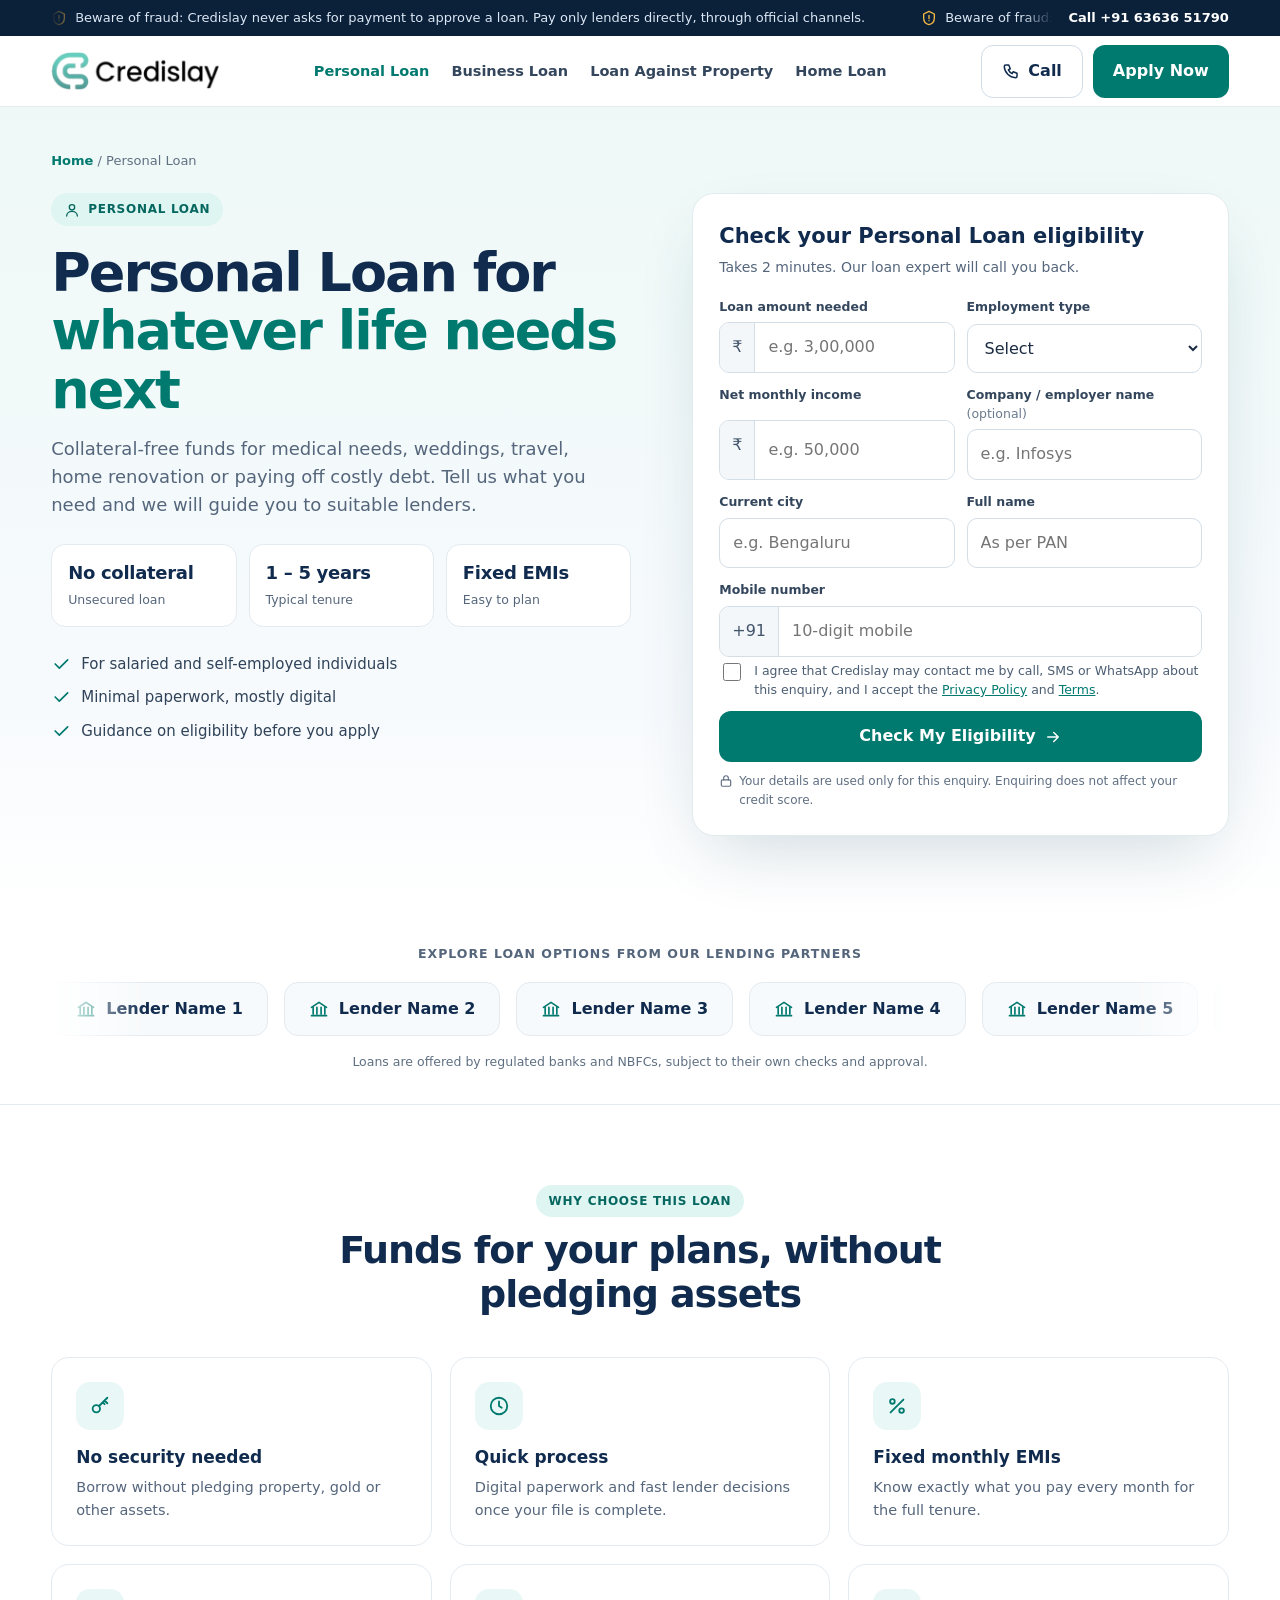
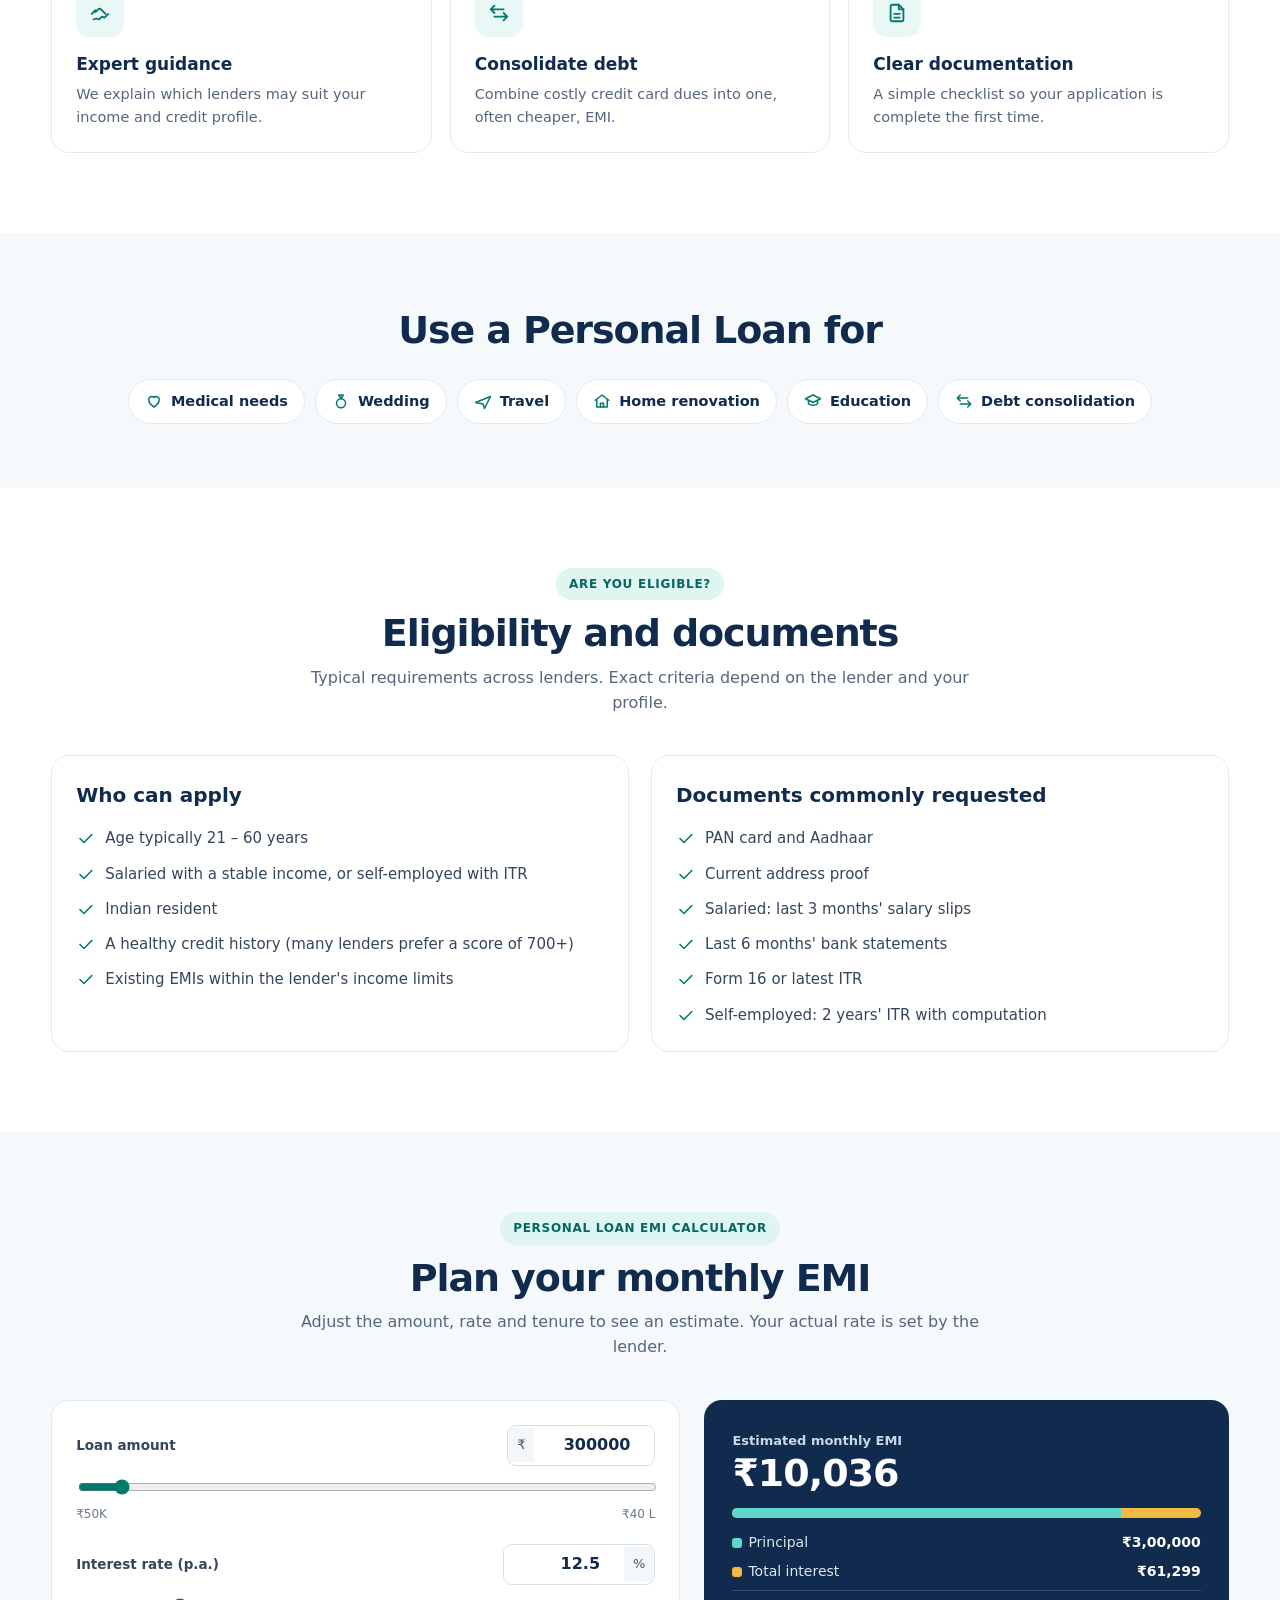
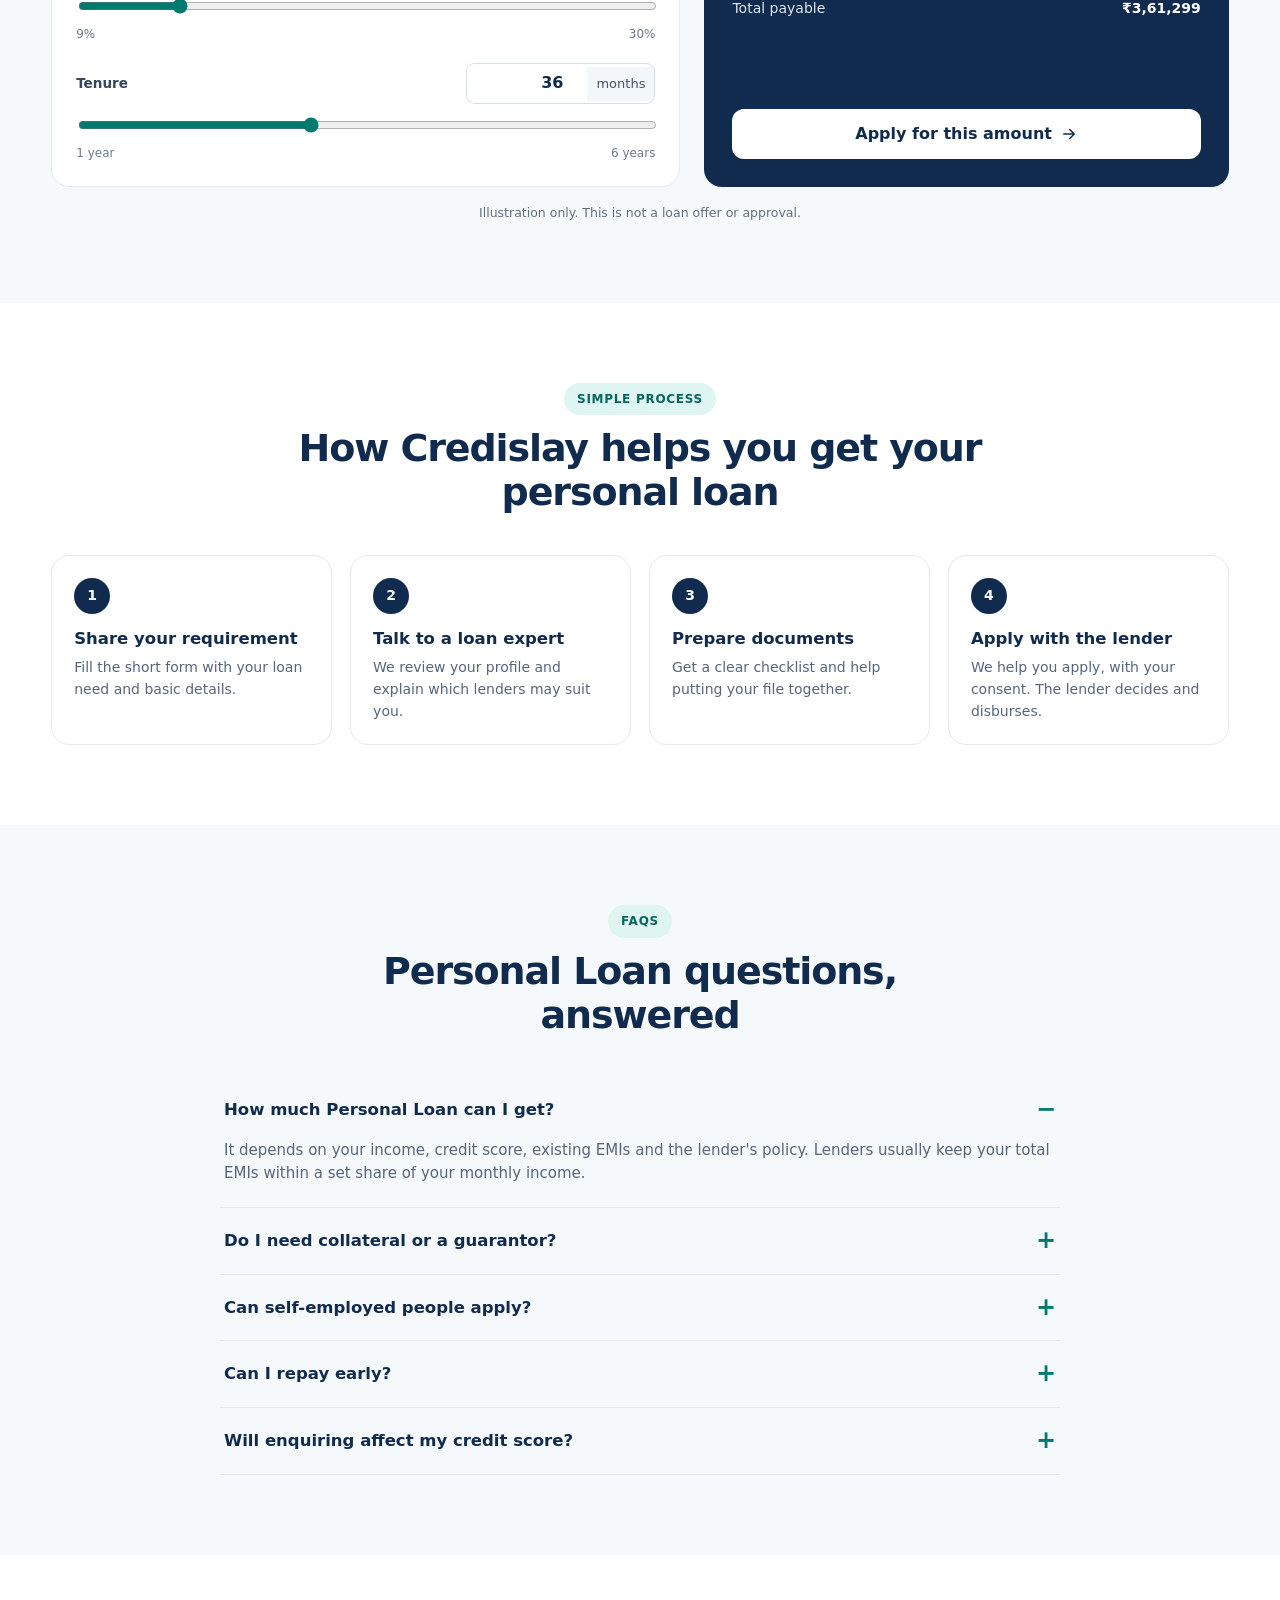
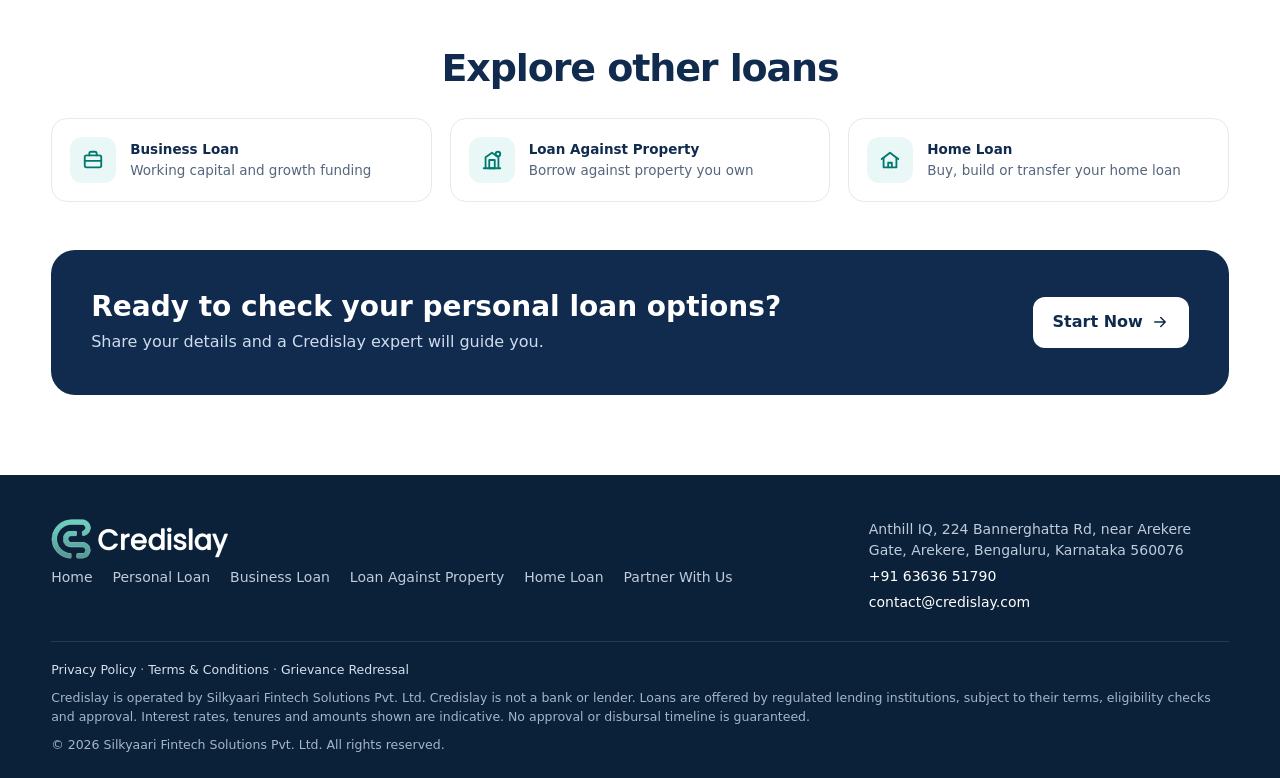
<file: personal-loan.html>
<!doctype html>
<html lang="en">
<head>
<meta charset="utf-8">
<meta name="viewport" content="width=device-width,initial-scale=1">
<meta name="description" content="Apply for a Personal Loan with Credislay. Collateral-free funds for medical needs, weddings, travel, renovation or debt consolidation, with guided support from regulated lenders.">
<meta name="theme-color" content="#102b4e">
<title>Personal Loan – Quick, Collateral-free Funds | Credislay</title>
<link rel="icon" type="image/png" href="assets/credislay-icon.png">
<link rel="apple-touch-icon" href="assets/apple-touch-icon.png">
<style>
:root{--navy:#102b4e;--navy2:#0b2039;--teal:#3fbfad;--tealD:#00796f;--mint:#e9f8f6;--ink:#1b2c42;--muted:#55667c;--line:#e3eaf0;--bg:#f6f9fb;--gold:#f4b942}
*{box-sizing:border-box}html{scroll-behavior:smooth}body{margin:0;font-family:Inter,ui-sans-serif,system-ui,-apple-system,"Segoe UI",sans-serif;color:var(--ink);background:#fff;line-height:1.55;-webkit-font-smoothing:antialiased}
a{color:inherit;text-decoration:none}button,input,select{font:inherit}img{max-width:100%}
:focus-visible{outline:3px solid #08a99b80;outline-offset:2px}
.container{width:min(1180px,92%);margin:auto}
svg.i{width:22px;height:22px;fill:none;stroke:currentColor;stroke-width:2;stroke-linecap:round;stroke-linejoin:round;flex:none}
.topbar{background:var(--navy2);color:#dce8f5;font-size:13px;padding:8px 0}
.topbar .container{display:flex;justify-content:space-between;align-items:center;gap:6px 18px;flex-wrap:wrap}
.topbar .warn{display:flex;gap:8px;align-items:center}.topbar .warn svg{width:16px;height:16px;color:var(--gold)}
.topbar a{color:#fff;font-weight:650}
.nav{position:sticky;top:0;z-index:30;background:#ffffffee;backdrop-filter:blur(12px);border-bottom:1px solid var(--line)}
.navin{height:70px;display:flex;align-items:center;justify-content:space-between;gap:16px}
.brand{display:flex;align-items:center;gap:10px;font-size:23px;font-weight:850;color:var(--navy);letter-spacing:-1px}
.brandLogo{height:38px;width:auto;display:block}.footer .brandLogo{height:40px}
.navlinks{display:flex;align-items:center;gap:22px;font-size:14.5px;font-weight:650;color:#34465c}
.navlinks a{padding:10px 0}.navlinks a:hover{color:var(--tealD)}.navlinks a[aria-current="page"]{color:var(--tealD)}
.btn{border:0;border-radius:12px;padding:13px 20px;min-height:46px;background:var(--tealD);color:#fff;font-weight:750;cursor:pointer;display:inline-flex;justify-content:center;align-items:center;gap:8px;transition:.2s}
.btn:hover{background:#00665e;transform:translateY(-1px)}
.btn.secondary{background:#fff;color:var(--navy);border:1px solid #cfdbe5}.btn.secondary:hover{background:#f3f7fa}
.btn.block{width:100%}.btn[disabled]{opacity:.7;cursor:wait;transform:none}
.hero{background:linear-gradient(180deg,#eef9f7 0%,#f7fafd 75%,#fff 100%);padding:44px 0 72px}
.crumbs{font-size:13px;color:#5f6f82;margin-bottom:22px}.crumbs a{color:var(--tealD);font-weight:650}
.heroGrid{display:grid;grid-template-columns:1.05fr .95fr;gap:48px;align-items:start}
.eyebrow{display:inline-flex;gap:8px;align-items:center;color:#05675f;background:#dff5f1;padding:7px 13px;border-radius:30px;font-size:12px;font-weight:800;letter-spacing:.06em;text-transform:uppercase}
.eyebrow svg{width:16px;height:16px}
.hero h1{font-size:clamp(34px,4.6vw,54px);line-height:1.08;letter-spacing:-2px;color:var(--navy);margin:18px 0 16px}
.hero h1 span{color:var(--tealD)}
.lead{font-size:18px;color:var(--muted);margin:0 0 26px;max-width:560px}
.stats{display:grid;grid-template-columns:repeat(3,1fr);gap:12px;margin-bottom:26px;max-width:580px}
.stat{background:#fff;border:1px solid var(--line);border-radius:14px;padding:14px 16px}
.stat b{display:block;color:var(--navy);font-size:18px;letter-spacing:-.3px}.stat span{font-size:12.5px;color:var(--muted)}
.ticks{list-style:none;padding:0;margin:0;display:grid;gap:10px}
.ticks li{display:flex;gap:10px;align-items:flex-start;font-size:15px;color:#2f4258}.ticks svg{width:20px;height:20px;color:var(--tealD);margin-top:1px}
.formCard{background:#fff;border:1px solid #e1ecef;box-shadow:0 28px 70px -20px #163f5433;border-radius:22px;padding:26px;position:relative;scroll-margin-top:90px}
.formCard h2{margin:0 0 4px;color:var(--navy);font-size:21px}
.formCard .sub{margin:0 0 18px;color:var(--muted);font-size:14px}
.formgrid{display:grid;grid-template-columns:1fr 1fr;gap:12px}.span2{grid-column:span 2}
.field{display:grid;gap:6px}
.field label{font-size:12.5px;font-weight:750;color:#33465c}
.field input,.field select{width:100%;padding:12px 13px;min-height:46px;border:1px solid #d3dee7;border-radius:10px;background:#fff;color:var(--ink);outline:none}
.field input:focus,.field select:focus{border-color:var(--teal);box-shadow:0 0 0 3px #08a99b22}
.money{display:flex;border:1px solid #d3dee7;border-radius:10px;overflow:hidden}.money span{padding:12px;background:#f3f7fa;color:#44566b;border-right:1px solid #d3dee7}
.money input{border:0;border-radius:0;min-width:0}.money:focus-within{border-color:var(--teal);box-shadow:0 0 0 3px #08a99b22}.money input:focus{box-shadow:none}
.consent{display:flex;gap:10px;align-items:flex-start;font-size:12.5px;color:#4b5d72;margin:4px 0}
.consent input{width:18px;height:18px;margin-top:2px;accent-color:var(--tealD);flex:none}
.consent a{color:var(--tealD);text-decoration:underline}
.fine{font-size:12px;color:#5f6f82;display:flex;gap:6px;align-items:flex-start;margin-top:10px}.fine svg{width:14px;height:14px;margin-top:2px}
.hp{position:absolute;left:-9999px;width:1px;height:1px;overflow:hidden}
.success{display:none;text-align:center;padding:28px 8px}
.success .ok{width:64px;height:64px;border-radius:50%;background:#e3f6f2;color:var(--tealD);display:grid;place-items:center;margin:0 auto 14px}
.success .ok svg{width:32px;height:32px}
.success h2{margin:0 0 8px}.success p{color:var(--muted);margin:0 0 18px}
.formCard.done form{display:none}.formCard.done .success{display:block}.formCard.done .formHead{display:none}
.section{padding:80px 0}.section.soft{background:var(--bg)}
.head{text-align:center;max-width:700px;margin:0 auto 40px}
.head h2{font-size:clamp(27px,3.2vw,38px);line-height:1.15;letter-spacing:-1.1px;color:var(--navy);margin:12px 0 10px}
.head p{color:var(--muted);margin:0}
.feat{display:grid;grid-template-columns:repeat(3,1fr);gap:18px}
.card{background:#fff;border:1px solid var(--line);border-radius:18px;padding:24px}
.card .ico{width:48px;height:48px;border-radius:14px;background:var(--mint);color:var(--tealD);display:grid;place-items:center;margin-bottom:14px}
.card h3{margin:0 0 6px;color:var(--navy);font-size:17px}.card p{margin:0;color:var(--muted);font-size:14.5px}
.uses{display:flex;flex-wrap:wrap;gap:10px;justify-content:center}
.use{display:inline-flex;align-items:center;gap:8px;background:#fff;border:1px solid var(--line);border-radius:30px;padding:10px 16px;font-weight:650;color:var(--navy);font-size:14.5px}
.use svg{width:18px;height:18px;color:var(--tealD)}
.two{display:grid;grid-template-columns:1fr 1fr;gap:22px}
.list{list-style:none;padding:0;margin:0;display:grid;gap:12px}
.list li{display:flex;gap:10px;font-size:15px;color:#34465c}.list svg{width:19px;height:19px;color:var(--tealD);margin-top:2px}
.card h3.big{font-size:20px;margin-bottom:16px}
.calc{display:grid;grid-template-columns:1.2fr 1fr;gap:24px;align-items:stretch}
.slider{margin-bottom:20px}
.slider .row{display:flex;justify-content:space-between;align-items:center;gap:10px;margin-bottom:8px}
.slider label{font-size:13.5px;font-weight:750;color:#33465c}
.slider .val{display:flex;align-items:center;border:1px solid #d3dee7;border-radius:9px;overflow:hidden;background:#fff}
.slider .val span{padding:7px 9px;background:#f3f7fa;font-size:13px;color:#44566b}
.slider .val input{width:120px;border:0;padding:7px 9px;font-weight:750;color:var(--navy);text-align:right;outline:none}
.slider input[type=range]{width:100%;accent-color:var(--tealD);height:22px}
.slider .ends{display:flex;justify-content:space-between;font-size:12px;color:#6a7a8c}
.emiBox{background:var(--navy);color:#fff;border-radius:18px;padding:28px;display:flex;flex-direction:column;gap:14px}
.emiBox small{color:#c9d8e6;font-weight:650;font-size:13px}
.emiBox .big{font-size:38px;font-weight:850;letter-spacing:-1px;line-height:1.1}
.bar{height:10px;border-radius:6px;background:var(--gold);overflow:hidden}.bar i{display:block;height:100%;background:#5fd6c8}
.legend{display:grid;gap:7px;font-size:14px;color:#dbe6f0}.legend div{display:flex;justify-content:space-between;gap:10px}.legend b{color:#fff}
.sw{display:inline-block;width:10px;height:10px;border-radius:3px;margin-right:6px;vertical-align:middle}
.emiBox .btn{background:#fff;color:var(--navy);margin-top:auto}.emiBox .btn:hover{background:#eef4f8}
.note{font-size:12.5px;color:#5f6f82;text-align:center;margin:16px 0 0}
.steps{display:grid;grid-template-columns:repeat(4,1fr);gap:18px;list-style:none;padding:0;margin:0}
.step{padding:22px;border-radius:18px;background:#fff;border:1px solid var(--line)}
.num{width:36px;height:36px;border-radius:50%;background:var(--navy);color:#fff;display:grid;place-items:center;font-weight:850;font-size:14px;margin-bottom:12px}
.step h3{font-size:16.5px;color:var(--navy);margin:0 0 6px}.step p{font-size:14px;color:var(--muted);margin:0}
.faq{max-width:840px;margin:auto}
.faq details{border-bottom:1px solid var(--line);padding:4px}
.faq summary{font-weight:750;color:var(--navy);cursor:pointer;padding:16px 0;list-style:none;display:flex;justify-content:space-between;gap:16px;font-size:16.5px}
.faq summary::-webkit-details-marker{display:none}
.faq summary::after{content:"+";font-size:24px;line-height:1;color:var(--tealD);flex:none}
.faq details[open] summary::after{content:"−"}
.faq p{color:var(--muted);font-size:15px;margin:0 0 18px}
.others{display:grid;grid-template-columns:repeat(3,1fr);gap:18px}
.other{display:flex;gap:14px;align-items:center;background:#fff;border:1px solid var(--line);border-radius:16px;padding:18px;transition:.2s}
.other:hover{border-color:#9fdcd4;box-shadow:0 14px 30px -18px #102b4e40;transform:translateY(-2px)}
.other .ico{width:46px;height:46px;border-radius:12px;background:var(--mint);color:var(--tealD);display:grid;place-items:center;flex:none}
.other b{display:block;color:var(--navy)}.other span{font-size:13.5px;color:var(--muted)}
.ctaBand{background:var(--navy);color:#fff;border-radius:24px;padding:40px;display:flex;justify-content:space-between;align-items:center;gap:20px;flex-wrap:wrap}
.ctaBand h2{margin:0 0 6px;font-size:28px;line-height:1.2}.ctaBand p{margin:0;color:#cfdced}
.ctaBand .btn{background:#fff;color:var(--navy)}
.footer{background:var(--navy2);color:#bfccdb;padding:44px 0 24px;font-size:14px}
.footgrid{display:flex;flex-wrap:wrap;justify-content:space-between;gap:24px}
.footer .brand{color:#fff;font-size:21px;margin-bottom:8px}
.footer nav{display:flex;flex-wrap:wrap;gap:8px 20px}.footer nav a:hover,.footer address a:hover{color:#fff}
.footer address{font-style:normal;max-width:360px}.footer address a{display:block;color:#fff;margin-top:4px}
.legal{border-top:1px solid #ffffff1f;margin-top:28px;padding-top:18px;font-size:12.5px;color:#a5b6c9;display:grid;gap:8px}.legal p{margin:0}
.mbar{display:none}
.toast{position:fixed;bottom:22px;right:22px;max-width:380px;background:var(--navy);color:#fff;padding:14px 18px;border-radius:12px;display:none;z-index:80;box-shadow:0 10px 30px #0003}
@media(max-width:980px){.feat{grid-template-columns:repeat(2,1fr)}.steps{grid-template-columns:repeat(2,1fr)}.others{grid-template-columns:1fr}}
@media(max-width:900px){.heroGrid,.two,.calc{grid-template-columns:1fr}.navlinks{display:none}body{padding-bottom:72px}
.mbar{display:grid;grid-template-columns:1fr 1.4fr;gap:10px;position:fixed;left:0;right:0;bottom:0;z-index:40;background:#fff;border-top:1px solid var(--line);padding:10px 4%}
.toast{bottom:86px;left:4%;right:4%;max-width:none}}
@media(max-width:560px){.hero{padding:28px 0 52px}.section{padding:56px 0}.feat,.steps{grid-template-columns:1fr}.stats{grid-template-columns:1fr 1fr}
.formgrid{grid-template-columns:1fr}.span2{grid-column:auto}.formCard{padding:20px}.ctaBand{padding:28px}.navin .btn.secondary{display:none}}
@media(prefers-reduced-motion:reduce){*{transition:none!important;scroll-behavior:auto!important}}

/* Fraud-warning ticker */
.topbar .container{flex-wrap:nowrap;gap:16px}
.ticker{flex:1;min-width:0;overflow:hidden;-webkit-mask-image:linear-gradient(90deg,transparent,#000 3%,#000 97%,transparent);mask-image:linear-gradient(90deg,transparent,#000 3%,#000 97%,transparent)}
.tickerTrack{display:flex;width:max-content;animation:tickerMove 38s linear infinite}
.tick{display:inline-flex;align-items:center;gap:8px;padding-right:56px;white-space:nowrap}
.tick svg{width:16px;height:16px;color:var(--gold)}
.ticker:hover .tickerTrack{animation-play-state:paused}
.topcall{flex:none;white-space:nowrap;color:#fff;font-weight:650}
@keyframes tickerMove{to{transform:translateX(-50%)}}
/* Lending partners marquee */
.lenders{padding:36px 0 32px;background:#fff;border-bottom:1px solid var(--line)}
.lendersTitle{text-align:center;font-size:12.5px;font-weight:800;letter-spacing:.08em;text-transform:uppercase;color:#55667c;margin:0 0 18px}
.marquee{overflow:hidden;-webkit-mask-image:linear-gradient(90deg,transparent,#000 8%,#000 92%,transparent);mask-image:linear-gradient(90deg,transparent,#000 8%,#000 92%,transparent)}
.marqueeTrack{display:flex;gap:16px;width:max-content;animation:lenderMove 26s linear infinite}
.marquee:hover .marqueeTrack{animation-play-state:paused}
.lender{display:inline-flex;align-items:center;gap:10px;padding:14px 24px;border:1px solid var(--line);border-radius:14px;background:#f7fafc;font-weight:750;color:var(--navy);font-size:16px;white-space:nowrap}
.lender svg{width:20px;height:20px;color:var(--tealD);flex:none}
.lendersNote{text-align:center;font-size:12.5px;color:#5f6f82;margin:16px 0 0}
@keyframes lenderMove{to{transform:translateX(calc(-50% - 8px))}}
@media(max-width:560px){.topcall{font-size:12px}.tick{font-size:12.5px}.lender{padding:12px 18px;font-size:15px}}
@media(prefers-reduced-motion:reduce){
.tickerTrack{animation:none;width:auto}.tick[aria-hidden]{display:none}.tick{white-space:normal;padding-right:0}
.marqueeTrack{animation:none;width:auto;flex-wrap:wrap;justify-content:center}.lender[aria-hidden]{display:none}}

/* Enquiry reference number on the thank-you screen */
.refBox{background:var(--mint);border:1px dashed #9fdcd4;border-radius:14px;padding:14px 16px;display:grid;gap:4px;font-size:13px;color:#2f4a55;margin:0 0 16px}
.refBox[hidden]{display:none}
.refBox b{font-size:22px;letter-spacing:.5px;color:var(--navy);font-family:ui-monospace,SFMono-Regular,Menlo,Consolas,monospace}
.refBox span{font-size:12px}
</style>
</head>
<body>
<svg width="0" height="0" style="position:absolute" aria-hidden="true">
<symbol id="i-user" viewBox="0 0 24 24"><circle cx="12" cy="8" r="4"/><path d="M4 21c0-4 3.6-7 8-7s8 3 8 7"/></symbol>
<symbol id="i-biz" viewBox="0 0 24 24"><rect x="3" y="7" width="18" height="13" rx="2"/><path d="M8 7V5a2 2 0 0 1 2-2h4a2 2 0 0 1 2 2v2M3 13h18"/></symbol>
<symbol id="i-lap" viewBox="0 0 24 24"><path d="M3 21h18M5 21V9l7-5 7 5v12"/><rect x="9" y="12" width="6" height="9"/><circle cx="18.5" cy="5.5" r="2.5"/></symbol>
<symbol id="i-home" viewBox="0 0 24 24"><path d="M3 11l9-7 9 7"/><path d="M5 10v10h14V10"/><path d="M10 20v-5h4v5"/></symbol>
<symbol id="i-check" viewBox="0 0 24 24"><path d="M5 12l5 5L20 7"/></symbol>
<symbol id="i-arrow" viewBox="0 0 24 24"><path d="M5 12h14M13 6l6 6-6 6"/></symbol>
<symbol id="i-shield" viewBox="0 0 24 24"><path d="M12 2l8 4v6c0 5-3.5 9-8 10-4.5-1-8-5-8-10V6l8-4z"/><path d="M12 8v5M12 16h.01"/></symbol>
<symbol id="i-lock" viewBox="0 0 24 24"><rect x="4" y="10" width="16" height="11" rx="2"/><path d="M8 10V7a4 4 0 0 1 8 0v3"/></symbol>
<symbol id="i-phone" viewBox="0 0 24 24"><path d="M5 4h4l2 5-2.5 1.5a11 11 0 0 0 5 5L15 13l5 2v4a2 2 0 0 1-2 2A16 16 0 0 1 3 6a2 2 0 0 1 2-2"/></symbol>
<symbol id="i-clock" viewBox="0 0 24 24"><circle cx="12" cy="12" r="9"/><path d="M12 7v5l3 2"/></symbol>
<symbol id="i-doc" viewBox="0 0 24 24"><path d="M14 3H7a2 2 0 0 0-2 2v14a2 2 0 0 0 2 2h10a2 2 0 0 0 2-2V8z"/><path d="M14 3v5h5M9 13h6M9 17h6"/></symbol>
<symbol id="i-percent" viewBox="0 0 24 24"><path d="M19 5L5 19"/><circle cx="7" cy="7" r="2.5"/><circle cx="17" cy="17" r="2.5"/></symbol>
<symbol id="i-hand" viewBox="0 0 24 24"><path d="M7 11l3-3a2 2 0 0 1 3 0l5 5"/><path d="M3 13l4-4M21 13l-4 4-3-1-3 3-3-1-3 1"/></symbol>
<symbol id="i-trend" viewBox="0 0 24 24"><path d="M3 17l6-6 4 4 8-8"/><path d="M15 7h6v6"/></symbol>
<symbol id="i-key" viewBox="0 0 24 24"><circle cx="8" cy="15" r="4"/><path d="M11 12l9-9M17 6l3 3M15 8l2 2"/></symbol>
<symbol id="i-swap" viewBox="0 0 24 24"><path d="M7 4L3 8l4 4M3 8h14M17 20l4-4-4-4M21 16H7"/></symbol>
<symbol id="i-heart" viewBox="0 0 24 24"><path d="M12 20s-7-4.4-7-10a4 4 0 0 1 7-2.6A4 4 0 0 1 19 10c0 5.6-7 10-7 10z"/></symbol>
<symbol id="i-plane" viewBox="0 0 24 24"><path d="M2 14l20-8-8 16-2-6z"/></symbol>
<symbol id="i-cap" viewBox="0 0 24 24"><path d="M2 9l10-5 10 5-10 5z"/><path d="M6 11v5c3 2 9 2 12 0v-5"/></symbol>
<symbol id="i-tool" viewBox="0 0 24 24"><path d="M14 6a4 4 0 0 0 5 5l-9 9a2 2 0 0 1-3-3z"/></symbol>
<symbol id="i-ring" viewBox="0 0 24 24"><circle cx="12" cy="15" r="6"/><path d="M9 4h6l-3 5z"/></symbol>
<symbol id="i-box" viewBox="0 0 24 24"><path d="M3 7l9-4 9 4v10l-9 4-9-4z"/><path d="M3 7l9 4 9-4M12 11v10"/></symbol>
<symbol id="i-gear" viewBox="0 0 24 24"><circle cx="12" cy="12" r="3"/><path d="M19 12a7 7 0 0 0-.1-1.2l2-1.6-2-3.4-2.4 1a7 7 0 0 0-2-1.2L14 3h-4l-.5 2.6a7 7 0 0 0-2 1.2l-2.4-1-2 3.4 2 1.6a7 7 0 0 0 0 2.4l-2 1.6 2 3.4 2.4-1a7 7 0 0 0 2 1.2L10 21h4l.5-2.6a7 7 0 0 0 2-1.2l2.4 1 2-3.4-2-1.6c.1-.4.1-.8.1-1.2z"/></symbol>
<symbol id="i-store" viewBox="0 0 24 24"><path d="M3 9l1.5-5h15L21 9"/><path d="M4 9v11h16V9M3 9h18M9 20v-6h6v6"/></symbol>
<symbol id="i-build" viewBox="0 0 24 24"><path d="M4 21V5l8-3 8 3v16"/><path d="M9 9h1M14 9h1M9 13h1M14 13h1M10 21v-4h4v4"/></symbol>
<symbol id="i-plus" viewBox="0 0 24 24"><circle cx="12" cy="12" r="9"/><path d="M12 8v8M8 12h8"/></symbol>
</svg>

<div class="topbar"><div class="container">
<div class="ticker" role="note" aria-label="Fraud warning"><div class="tickerTrack"><span class="tick"><svg class="i"><use href="#i-shield"/></svg>Beware of fraud: Credislay never asks for payment to approve a loan. Pay only lenders directly, through official channels.</span><span class="tick" aria-hidden="true"><svg class="i"><use href="#i-shield"/></svg>Beware of fraud: Credislay never asks for payment to approve a loan. Pay only lenders directly, through official channels.</span><span class="tick" aria-hidden="true"><svg class="i"><use href="#i-shield"/></svg>Beware of fraud: Credislay never asks for payment to approve a loan. Pay only lenders directly, through official channels.</span><span class="tick" aria-hidden="true"><svg class="i"><use href="#i-shield"/></svg>Beware of fraud: Credislay never asks for payment to approve a loan. Pay only lenders directly, through official channels.</span></div></div>
<a class="topcall" href="tel:+916363651790">Call +91 63636 51790</a>
</div></div>

<header class="nav"><div class="container navin">
<a class="brand" href="index.html"><img class="brandLogo" src="assets/credislay-logo.png" alt="Credislay" width="168" height="38"></a>
<nav class="navlinks" aria-label="Loans">
<a href="personal-loan.html" aria-current="page">Personal Loan</a><a href="business-loan.html">Business Loan</a><a href="loan-against-property.html">Loan Against Property</a><a href="home-loan.html">Home Loan</a>
</nav>
<div style="display:flex;gap:10px"><a class="btn secondary" href="tel:+916363651790"><svg class="i" style="width:18px;height:18px"><use href="#i-phone"/></svg>Call</a><a class="btn" href="#apply">Apply Now</a></div>
</div></header>

<main>
<section class="hero"><div class="container">
<div class="crumbs"><a href="index.html">Home</a> / Personal Loan</div>
<div class="heroGrid"><div>
<div class="eyebrow"><svg class="i"><use href="#i-user"/></svg>Personal Loan</div>
<h1>Personal Loan for <span>whatever life needs next</span></h1>
<p class="lead">Collateral-free funds for medical needs, weddings, travel, home renovation or paying off costly debt. Tell us what you need and we will guide you to suitable lenders.</p>
<div class="stats"><div class="stat"><b>No collateral</b><span>Unsecured loan</span></div><div class="stat"><b>1 – 5 years</b><span>Typical tenure</span></div><div class="stat"><b>Fixed EMIs</b><span>Easy to plan</span></div></div>
<ul class="ticks"><li><svg class="i"><use href="#i-check"/></svg><span>For salaried and self-employed individuals</span></li><li><svg class="i"><use href="#i-check"/></svg><span>Minimal paperwork, mostly digital</span></li><li><svg class="i"><use href="#i-check"/></svg><span>Guidance on eligibility before you apply</span></li></ul>
</div>

<div class="formCard" id="apply">
<div class="formHead"><h2>Check your Personal Loan eligibility</h2><p class="sub">Takes 2 minutes. Our loan expert will call you back.</p></div>
<form id="leadForm" novalidate>
<input type="hidden" name="loanType" value="Personal Loan">
<input type="hidden" name="landingPage" value="Personal Loan page">
<div class="formgrid">
<div class="field"><label for="amount">Loan amount needed</label><div class="money"><span>₹</span><input id="amount" name="amount" type="number" min="10000" step="1000" inputmode="numeric" placeholder="e.g. 3,00,000" required></div></div>
<div class="field"><label for="employment">Employment type</label><select id="employment" name="employment" required><option value="">Select</option><option>Salaried</option><option>Self-employed professional</option><option>Business owner</option></select></div>
<div class="field"><label for="income">Net monthly income</label><div class="money"><span>₹</span><input id="income" name="income" type="number" min="5000" step="1000" inputmode="numeric" placeholder="e.g. 50,000" required></div></div>
<div class="field"><label for="businessName">Company / employer name <span style="font-weight:500;color:#6a7a8c">(optional)</span></label><input id="businessName" name="businessName" placeholder="e.g. Infosys"></div>
<div class="field"><label for="city">Current city</label><input id="city" name="city" autocomplete="address-level2" placeholder="e.g. Bengaluru" required></div>
<div class="field"><label for="name">Full name</label><input id="name" name="name" autocomplete="name" placeholder="As per PAN" required></div>
<div class="field span2"><label for="phone">Mobile number</label><div class="money"><span>+91</span><input id="phone" name="phone" type="tel" inputmode="numeric" autocomplete="tel-national" pattern="[6-9][0-9]{9}" maxlength="10" placeholder="10-digit mobile" required></div></div>
</div>
<div class="hp" aria-hidden="true"><label for="website">Website</label><input id="website" name="website" tabindex="-1" autocomplete="off"></div>
<label class="consent"><input type="checkbox" name="consent" value="yes" required><span>I agree that Credislay may contact me by call, SMS or WhatsApp about this enquiry, and I accept the <a href="index.html#privacy">Privacy Policy</a> and <a href="index.html#terms">Terms</a>.</span></label>
<button class="btn block" type="submit" style="margin-top:8px">Check My Eligibility <svg class="i" style="width:18px;height:18px"><use href="#i-arrow"/></svg></button>
<div class="fine"><svg class="i"><use href="#i-lock"/></svg><span>Your details are used only for this enquiry. Enquiring does not affect your credit score.</span></div>
</form>
<div class="success" role="status" aria-live="polite">
<div class="ok"><svg class="i"><use href="#i-check"/></svg></div>
<h2 style="color:var(--navy)">Thank you! We've received your enquiry.</h2>
<p class="refBox" id="refBox" hidden>Your enquiry ID<b id="refId"></b><span>Please keep this number for future reference.</span></p>
<p>A Credislay loan expert will call you shortly on the number you shared, usually within one working day.</p>
<a class="btn secondary" href="tel:+916363651790"><svg class="i" style="width:18px;height:18px"><use href="#i-phone"/></svg>Call us now</a>
</div>
</div>
</div>
</div></section>

<!-- LENDING PARTNERS (edit names in assets/lenders.js) -->
<section class="lenders" id="lenders" aria-labelledby="lendersTitle"><div class="container">
<p class="lendersTitle" id="lendersTitle">Explore loan options from our lending partners</p>
<div class="marquee"><div class="marqueeTrack" id="lenderTrack"></div></div>
<p class="lendersNote">Loans are offered by regulated banks and NBFCs, subject to their own checks and approval.</p>
</div></section>
<script src="assets/lenders.js"></script>

<section class="section"><div class="container">
<div class="head"><div class="eyebrow">Why choose this loan</div><h2>Funds for your plans, without pledging assets</h2></div>
<div class="feat"><div class="card"><div class="ico"><svg class="i"><use href="#i-key"/></svg></div><h3>No security needed</h3><p>Borrow without pledging property, gold or other assets.</p></div><div class="card"><div class="ico"><svg class="i"><use href="#i-clock"/></svg></div><h3>Quick process</h3><p>Digital paperwork and fast lender decisions once your file is complete.</p></div><div class="card"><div class="ico"><svg class="i"><use href="#i-percent"/></svg></div><h3>Fixed monthly EMIs</h3><p>Know exactly what you pay every month for the full tenure.</p></div><div class="card"><div class="ico"><svg class="i"><use href="#i-hand"/></svg></div><h3>Expert guidance</h3><p>We explain which lenders may suit your income and credit profile.</p></div><div class="card"><div class="ico"><svg class="i"><use href="#i-swap"/></svg></div><h3>Consolidate debt</h3><p>Combine costly credit card dues into one, often cheaper, EMI.</p></div><div class="card"><div class="ico"><svg class="i"><use href="#i-doc"/></svg></div><h3>Clear documentation</h3><p>A simple checklist so your application is complete the first time.</p></div></div>
</div></section>

<section class="section soft" style="padding-top:64px;padding-bottom:64px"><div class="container">
<div class="head" style="margin-bottom:26px"><h2>Use a Personal Loan for</h2></div>
<div class="uses"><span class="use"><svg class="i"><use href="#i-heart"/></svg>Medical needs</span><span class="use"><svg class="i"><use href="#i-ring"/></svg>Wedding</span><span class="use"><svg class="i"><use href="#i-plane"/></svg>Travel</span><span class="use"><svg class="i"><use href="#i-home"/></svg>Home renovation</span><span class="use"><svg class="i"><use href="#i-cap"/></svg>Education</span><span class="use"><svg class="i"><use href="#i-swap"/></svg>Debt consolidation</span></div>
</div></section>

<section class="section"><div class="container">
<div class="head"><div class="eyebrow">Are you eligible?</div><h2>Eligibility and documents</h2><p>Typical requirements across lenders. Exact criteria depend on the lender and your profile.</p></div>
<div class="two">
<div class="card"><h3 class="big">Who can apply</h3><ul class="list"><li><svg class="i"><use href="#i-check"/></svg><span>Age typically 21 – 60 years</span></li><li><svg class="i"><use href="#i-check"/></svg><span>Salaried with a stable income, or self-employed with ITR</span></li><li><svg class="i"><use href="#i-check"/></svg><span>Indian resident</span></li><li><svg class="i"><use href="#i-check"/></svg><span>A healthy credit history (many lenders prefer a score of 700+)</span></li><li><svg class="i"><use href="#i-check"/></svg><span>Existing EMIs within the lender's income limits</span></li></ul></div>
<div class="card"><h3 class="big">Documents commonly requested</h3><ul class="list"><li><svg class="i"><use href="#i-check"/></svg><span>PAN card and Aadhaar</span></li><li><svg class="i"><use href="#i-check"/></svg><span>Current address proof</span></li><li><svg class="i"><use href="#i-check"/></svg><span>Salaried: last 3 months' salary slips</span></li><li><svg class="i"><use href="#i-check"/></svg><span>Last 6 months' bank statements</span></li><li><svg class="i"><use href="#i-check"/></svg><span>Form 16 or latest ITR</span></li><li><svg class="i"><use href="#i-check"/></svg><span>Self-employed: 2 years' ITR with computation</span></li></ul></div>
</div>
</div></section>

<section class="section soft" id="emi-calculator"><div class="container">
<div class="head"><div class="eyebrow">Personal Loan EMI calculator</div><h2>Plan your monthly EMI</h2><p>Adjust the amount, rate and tenure to see an estimate. Your actual rate is set by the lender.</p></div>
<div class="calc">
<div class="card">
<div class="slider"><div class="row"><label for="pR">Loan amount</label><div class="val"><span>₹</span><input id="p" type="number" min="50000" max="4000000" step="10000" value="300000" aria-label="Loan amount in rupees"></div></div>
<input id="pR" type="range" min="50000" max="4000000" step="10000" value="300000"><div class="ends"><span>₹50K</span><span>₹40 L</span></div></div>
<div class="slider"><div class="row"><label for="rR">Interest rate (p.a.)</label><div class="val"><input id="r" type="number" min="9" max="30" step="0.05" value="12.5" aria-label="Interest rate percent"><span>%</span></div></div>
<input id="rR" type="range" min="9" max="30" step="0.05" value="12.5"><div class="ends"><span>9%</span><span>30%</span></div></div>
<div class="slider" style="margin-bottom:0"><div class="row"><label for="tR">Tenure</label><div class="val"><input id="t" type="number" min="12" max="72" step="6" value="36" aria-label="Tenure in months"><span>months</span></div></div>
<input id="tR" type="range" min="12" max="72" step="6" value="36"><div class="ends"><span>1 year</span><span>6 years</span></div></div>
</div>
<div class="emiBox" aria-live="polite">
<div><small>Estimated monthly EMI</small><div class="big" id="emi">₹0</div></div>
<div class="bar" aria-hidden="true"><i id="bar" style="width:80%"></i></div>
<div class="legend"><div><span><i class="sw" style="background:#5fd6c8"></i>Principal</span><b id="eP">₹0</b></div><div><span><i class="sw" style="background:var(--gold)"></i>Total interest</span><b id="eI">₹0</b></div><div style="border-top:1px solid #ffffff2a;padding-top:7px"><span>Total payable</span><b id="eT">₹0</b></div></div>
<a class="btn" href="#apply" id="useAmount">Apply for this amount <svg class="i" style="width:18px;height:18px"><use href="#i-arrow"/></svg></a>
</div>
</div>
<p class="note">Illustration only. This is not a loan offer or approval.</p>
</div></section>

<section class="section"><div class="container">
<div class="head"><div class="eyebrow">Simple process</div><h2>How Credislay helps you get your personal loan</h2></div>
<ol class="steps">
<li class="step"><div class="num">1</div><h3>Share your requirement</h3><p>Fill the short form with your loan need and basic details.</p></li>
<li class="step"><div class="num">2</div><h3>Talk to a loan expert</h3><p>We review your profile and explain which lenders may suit you.</p></li>
<li class="step"><div class="num">3</div><h3>Prepare documents</h3><p>Get a clear checklist and help putting your file together.</p></li>
<li class="step"><div class="num">4</div><h3>Apply with the lender</h3><p>We help you apply, with your consent. The lender decides and disburses.</p></li>
</ol>
</div></section>

<section class="section soft"><div class="container">
<div class="head"><div class="eyebrow">FAQs</div><h2>Personal Loan questions, answered</h2></div>
<div class="faq"><details open><summary>How much Personal Loan can I get?</summary><p>It depends on your income, credit score, existing EMIs and the lender's policy. Lenders usually keep your total EMIs within a set share of your monthly income.</p></details><details><summary>Do I need collateral or a guarantor?</summary><p>No. A Personal Loan is unsecured. Some lenders may ask for a co-applicant if your income or credit history is limited.</p></details><details><summary>Can self-employed people apply?</summary><p>Yes. Self-employed professionals and business owners can apply with ITRs, bank statements and business proof.</p></details><details><summary>Can I repay early?</summary><p>Many lenders allow part-prepayment or foreclosure after a minimum period. Charges, if any, vary by lender and are shared before you sign.</p></details><details><summary>Will enquiring affect my credit score?</summary><p>No. Submitting this form does not check your credit report. A lender may run a credit check later, with your consent.</p></details></div>
</div></section>

<section class="section"><div class="container">
<div class="head" style="margin-bottom:28px"><h2>Explore other loans</h2></div>
<div class="others"><a class="other" href="business-loan.html"><span class="ico"><svg class="i"><use href="#i-biz"/></svg></span><span><b>Business Loan</b><span>Working capital and growth funding</span></span></a><a class="other" href="loan-against-property.html"><span class="ico"><svg class="i"><use href="#i-lap"/></svg></span><span><b>Loan Against Property</b><span>Borrow against property you own</span></span></a><a class="other" href="home-loan.html"><span class="ico"><svg class="i"><use href="#i-home"/></svg></span><span><b>Home Loan</b><span>Buy, build or transfer your home loan</span></span></a></div>
<div class="ctaBand" style="margin-top:48px"><div><h2>Ready to check your personal loan options?</h2><p>Share your details and a Credislay expert will guide you.</p></div><a class="btn" href="#apply">Start Now <svg class="i" style="width:18px;height:18px"><use href="#i-arrow"/></svg></a></div>
</div></section>
</main>

<footer class="footer"><div class="container">
<div class="footgrid">
<div><a class="brand" href="index.html"><img class="brandLogo" src="assets/credislay-logo-white.png" alt="Credislay" width="177" height="40"></a>
<nav aria-label="Footer"><a href="index.html">Home</a><a href="personal-loan.html">Personal Loan</a><a href="business-loan.html">Business Loan</a><a href="loan-against-property.html">Loan Against Property</a><a href="home-loan.html">Home Loan</a><a href="index.html#partners">Partner With Us</a></nav></div>
<address>Anthill IQ, 224 Bannerghatta Rd, near Arekere Gate, Arekere, Bengaluru, Karnataka 560076<a href="tel:+916363651790">+91 63636 51790</a><a href="mailto:contact@credislay.com">contact@credislay.com</a></address>
</div>
<div class="legal">
<p><a href="index.html#privacy" style="color:#d5e1ee">Privacy Policy</a> · <a href="index.html#terms" style="color:#d5e1ee">Terms &amp; Conditions</a> · <a href="index.html#grievance" style="color:#d5e1ee">Grievance Redressal</a></p>
<p>Credislay is operated by Silkyaari Fintech Solutions Pvt. Ltd. Credislay is not a bank or lender. Loans are offered by regulated lending institutions, subject to their terms, eligibility checks and approval. Interest rates, tenures and amounts shown are indicative. No approval or disbursal timeline is guaranteed.</p>
<p>© <span id="year"></span> Silkyaari Fintech Solutions Pvt. Ltd. All rights reserved.</p>
</div>
</div></footer>

<div class="mbar"><a class="btn secondary" href="tel:+916363651790"><svg class="i" style="width:18px;height:18px"><use href="#i-phone"/></svg>Call</a><a class="btn" href="#apply">Apply Now</a></div>
<div class="toast" id="toast" role="status" aria-live="polite"></div>

<script>
/* ============================================================
   FORM → GOOGLE SHEET CONNECTION (same address as index.html)
   ============================================================ */
const GOOGLE_SHEETS_WEB_APP_URL = 'https://script.google.com/macros/s/AKfycbwbjdVGXZvbTSCa0ZLfyt7JTVvt6MowYQQNv3ppL92lUHxl5BL3RdNgS5G8L95_EYT5IQ/exec';

const $=id=>document.getElementById(id);
const inr=v=>'₹'+Math.round(v).toLocaleString('en-IN');
$('year').textContent=new Date().getFullYear();
function toast(m,ms){const t=$('toast');t.textContent=m;t.style.display='block';clearTimeout(t._h);t._h=setTimeout(()=>t.style.display='none',ms||4500)}

/* Remember ad-campaign tags (utm_source etc.) for this visit */
(function(){const q=new URLSearchParams(location.search);['utm_source','utm_medium','utm_campaign'].forEach(k=>{const v=q.get(k);try{if(v)sessionStorage.setItem(k,v)}catch(e){}})})();
function utm(k){try{return sessionStorage.getItem(k)||''}catch(e){return ''}}

/* EMI calculator */
function bind(a,b){const n=$(a),r=$(b);r.addEventListener('input',()=>{n.value=r.value;emi()});n.addEventListener('input',()=>{r.value=n.value;emi()})}
bind('p','pR');bind('r','rR');bind('t','tR');
function emi(){const P=+$('p').value,R=+$('r').value/1200,N=+$('t').value;
  if(!(P>0&&N>0&&R>=0)){$('emi').textContent='—';return}
  const e=R===0?P/N:P*R*Math.pow(1+R,N)/(Math.pow(1+R,N)-1),T=e*N;
  $('emi').textContent=inr(e);$('eP').textContent=inr(P);$('eI').textContent=inr(T-P);$('eT').textContent=inr(T);$('bar').style.width=(P/T*100).toFixed(1)+'%'}
emi();
$('useAmount').addEventListener('click',()=>{const a=$('amount');if(a){a.value=Math.round(+$('p').value);setTimeout(()=>$('name').focus({preventScroll:true}),500)}});

/* Sends a form to the Google Sheet and returns the reference number the sheet assigns
   (e.g. CSL-261123-0001). If the reply can't be read, the entry normally still arrives,
   so the visitor sees the thank-you message without a number. */
async function sendLead(data){
  try{
    const res=await fetch(GOOGLE_SHEETS_WEB_APP_URL,{method:'POST',headers:{'Content-Type':'text/plain;charset=utf-8'},body:JSON.stringify(data)});
    const out=await res.json();
    if(out&&out.ok===false){const e=new Error(out.error||'Not saved');e.fromServer=true;throw e}
    return (out&&out.id)||'';
  }catch(err){
    if(err.fromServer||!navigator.onLine)throw err;
    return '';
  }
}

/* Lead form → Google Sheet */
const form=$('leadForm');
form.addEventListener('submit',async e=>{
  e.preventDefault();
  if(!form.checkValidity()){const bad=form.querySelector(':invalid');
    toast(bad&&bad.type==='checkbox'?'Please tick the consent box to continue.':bad&&bad.name==='phone'?'Enter a valid 10-digit mobile number.':'Please fill in all required fields.');
    if(bad)bad.focus();return}
  const btn=form.querySelector('button[type="submit"]'),orig=btn.innerHTML;btn.disabled=true;btn.textContent='Submitting…';
  const data=Object.fromEntries(new FormData(form).entries());
  if(data.website){btn.disabled=false;btn.innerHTML=orig;return}
  delete data.website;
  Object.assign(data,{formType:'customer_enquiry',pageUrl:location.href,submittedAt:new Date().toISOString(),utm_source:utm('utm_source'),utm_medium:utm('utm_medium'),utm_campaign:utm('utm_campaign')});
  try{
    if(!GOOGLE_SHEETS_WEB_APP_URL.startsWith('https://script.google.com/macros/s/'))throw new Error('Endpoint not configured');
    const ref=await sendLead(data);
    form.reset();$('refId').textContent=ref;$('refBox').hidden=!ref;$('apply').classList.add('done');$('apply').scrollIntoView({behavior:'smooth',block:'center'});
  }catch(err){toast(err.fromServer?'Please check your details (especially the mobile number) and try again.':'Enquiry could not be sent. Please try again or call +91 63636 51790.')}
  finally{btn.disabled=false;btn.innerHTML=orig}
});
</script>
</body>
</html>
</file>
